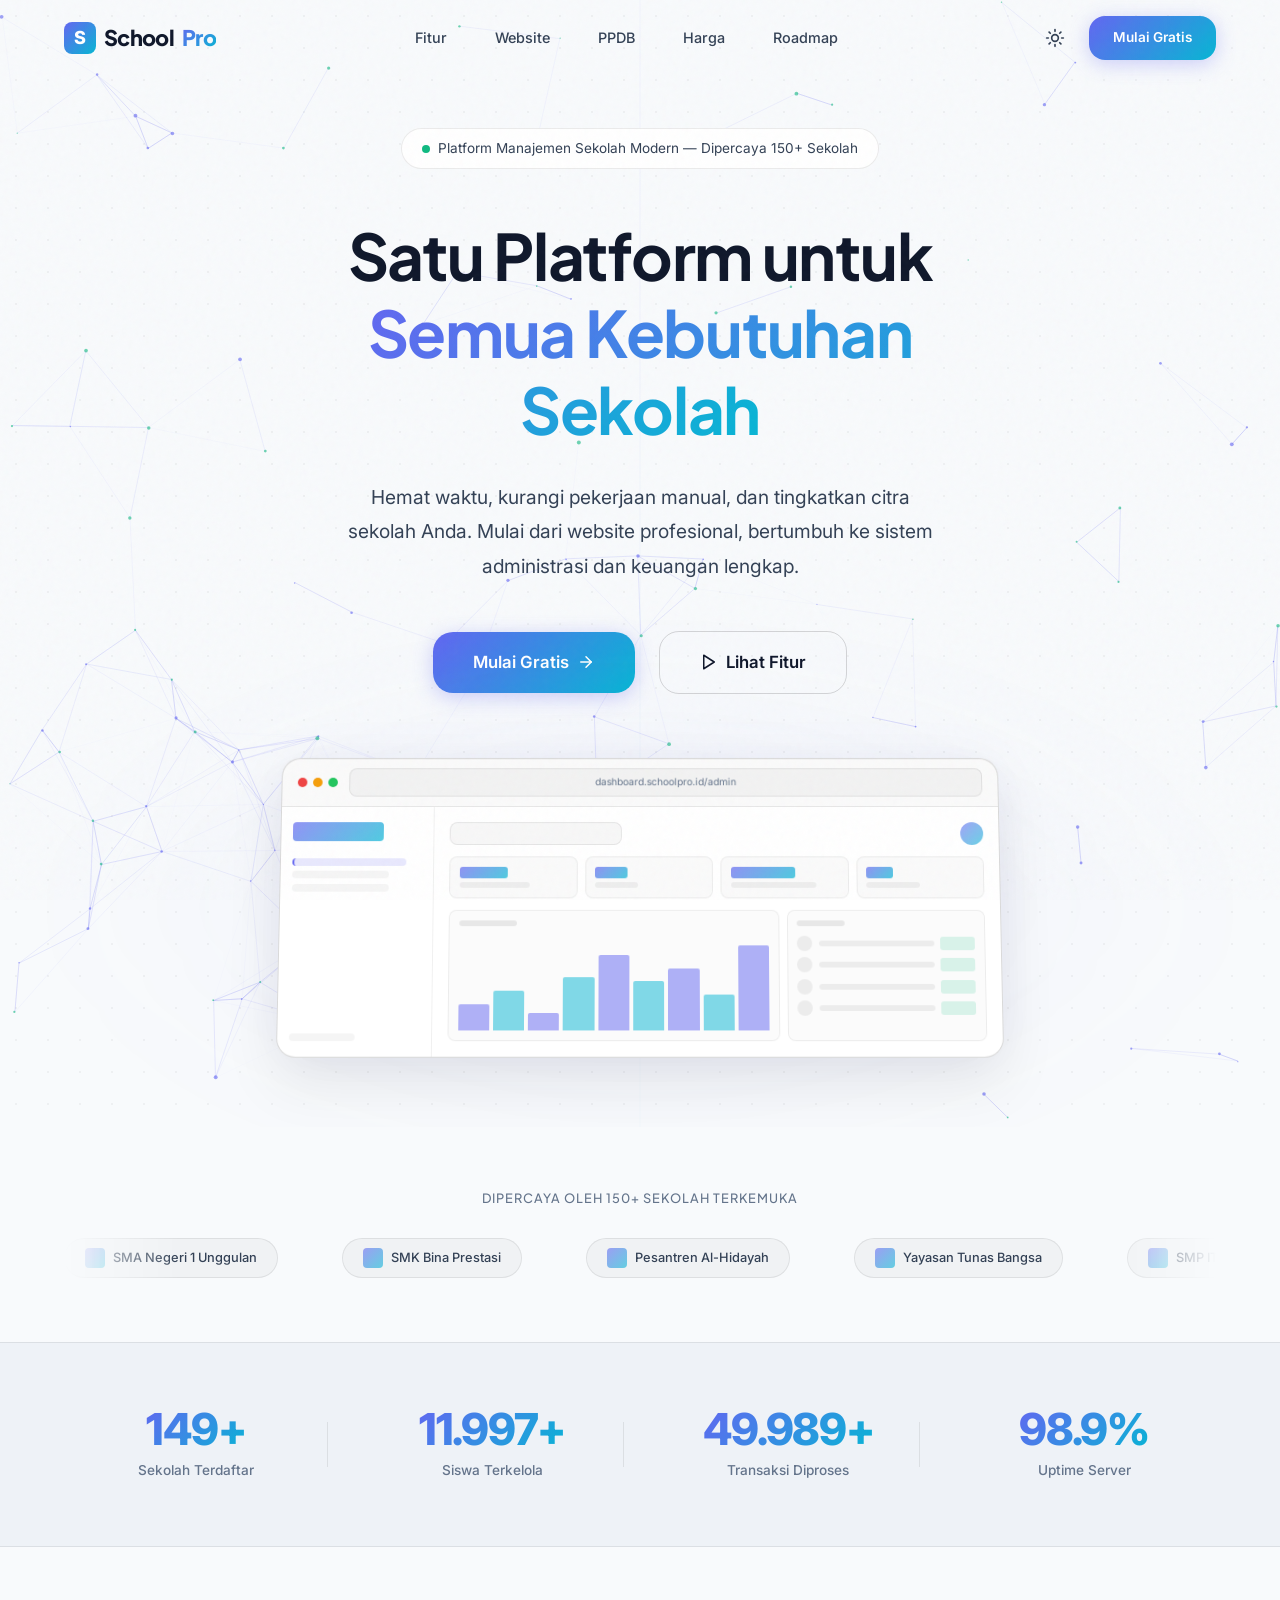
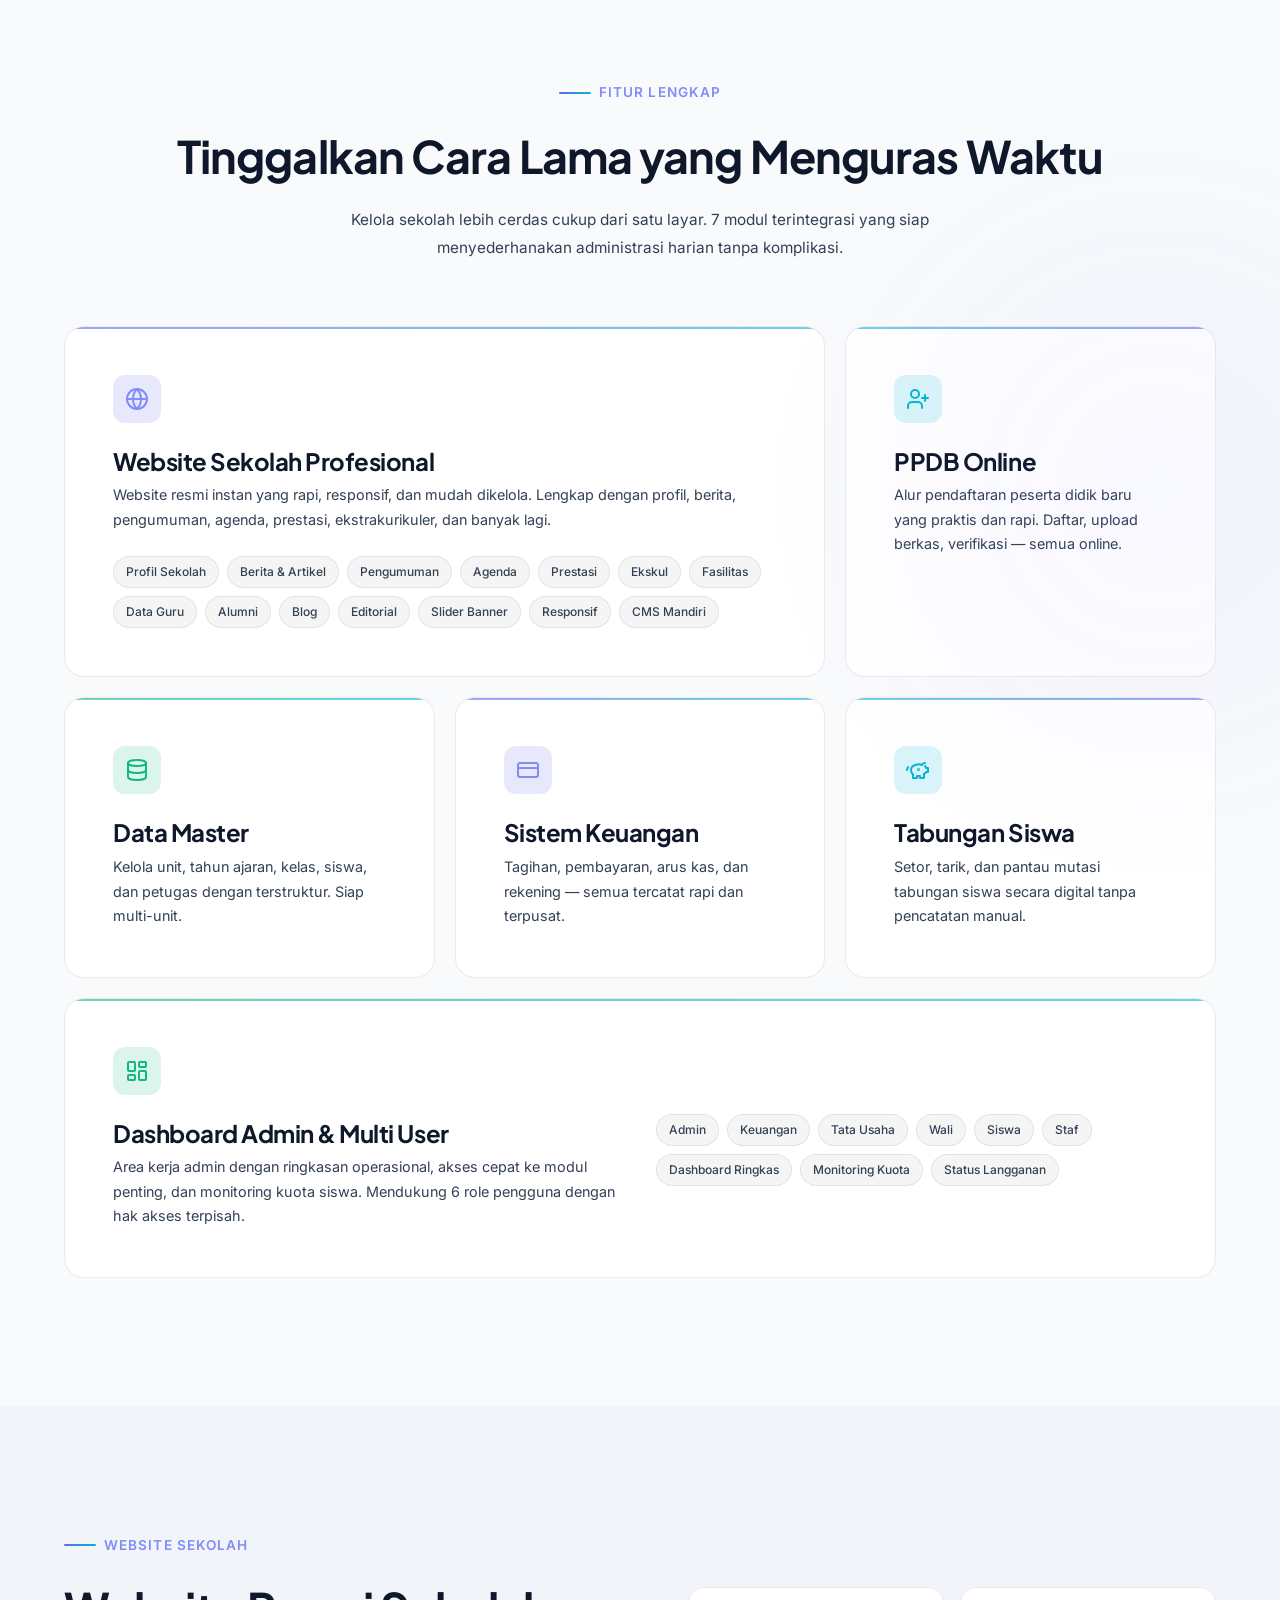
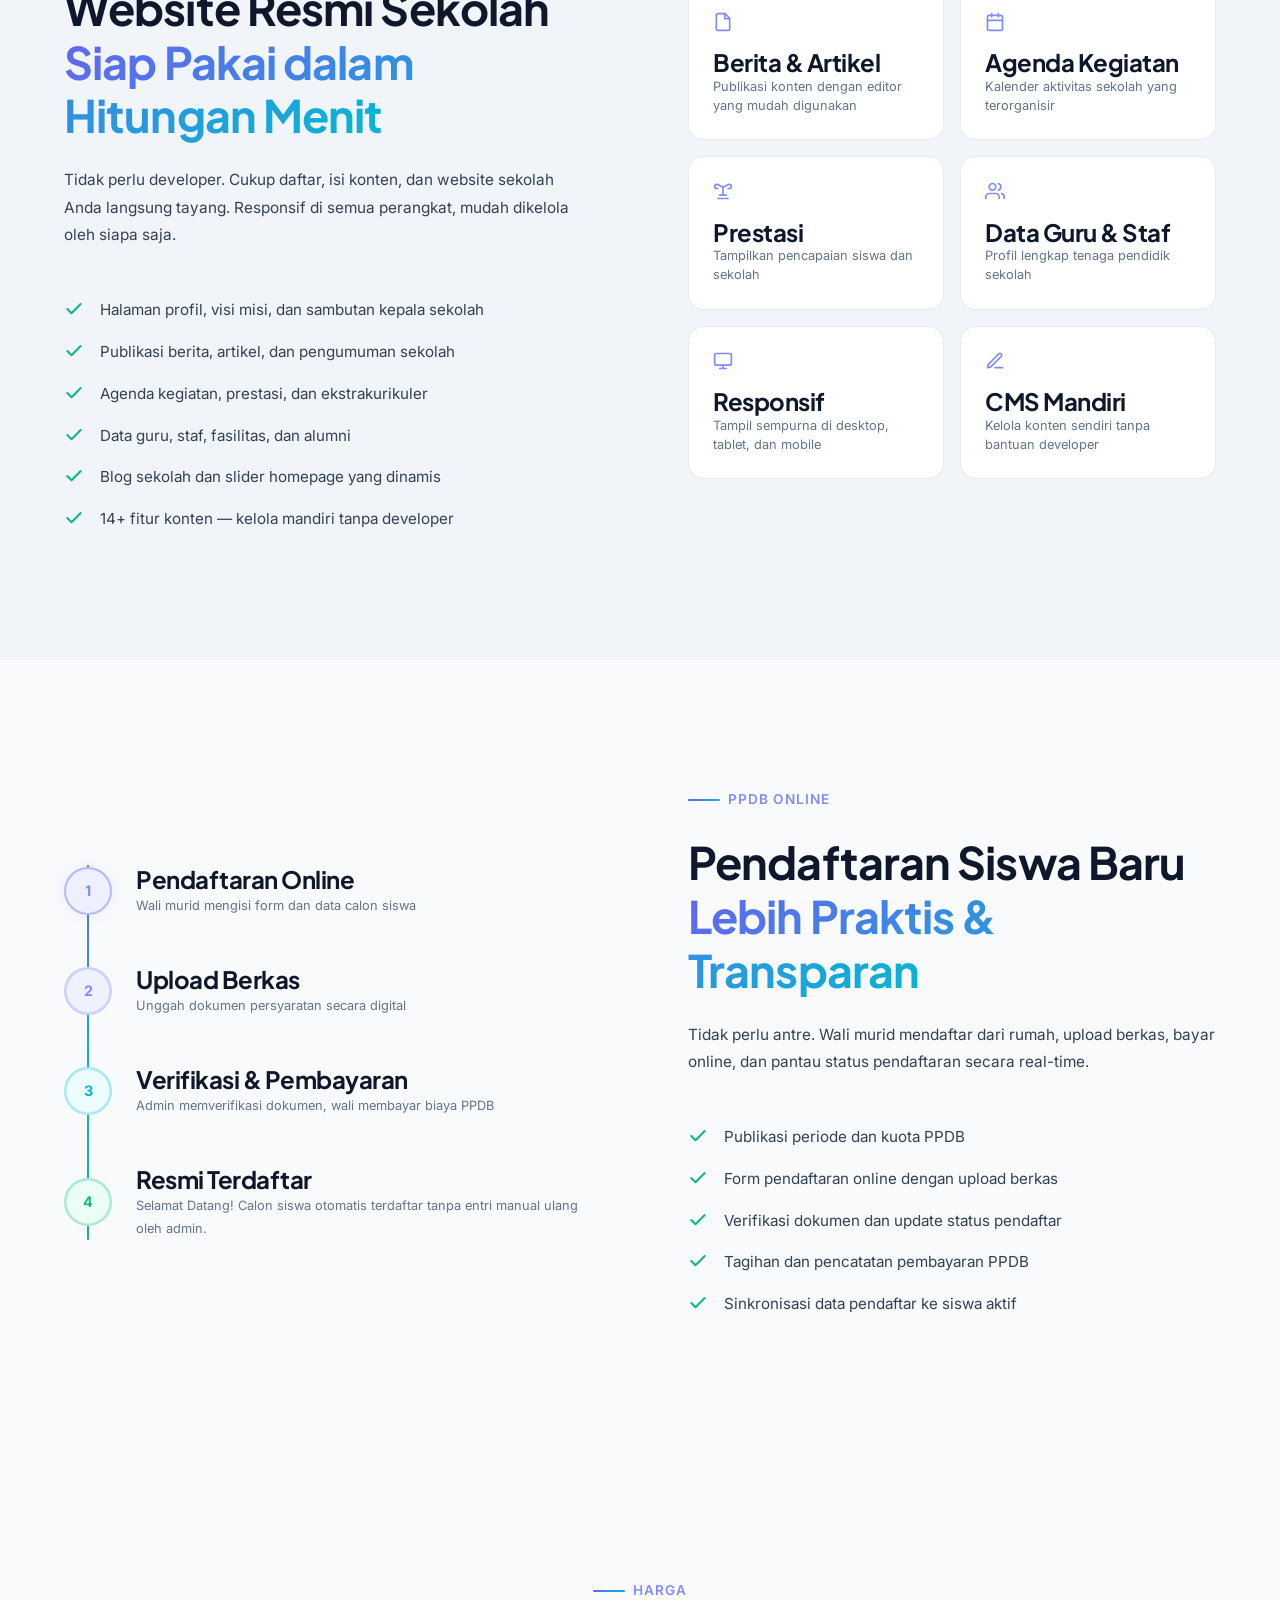
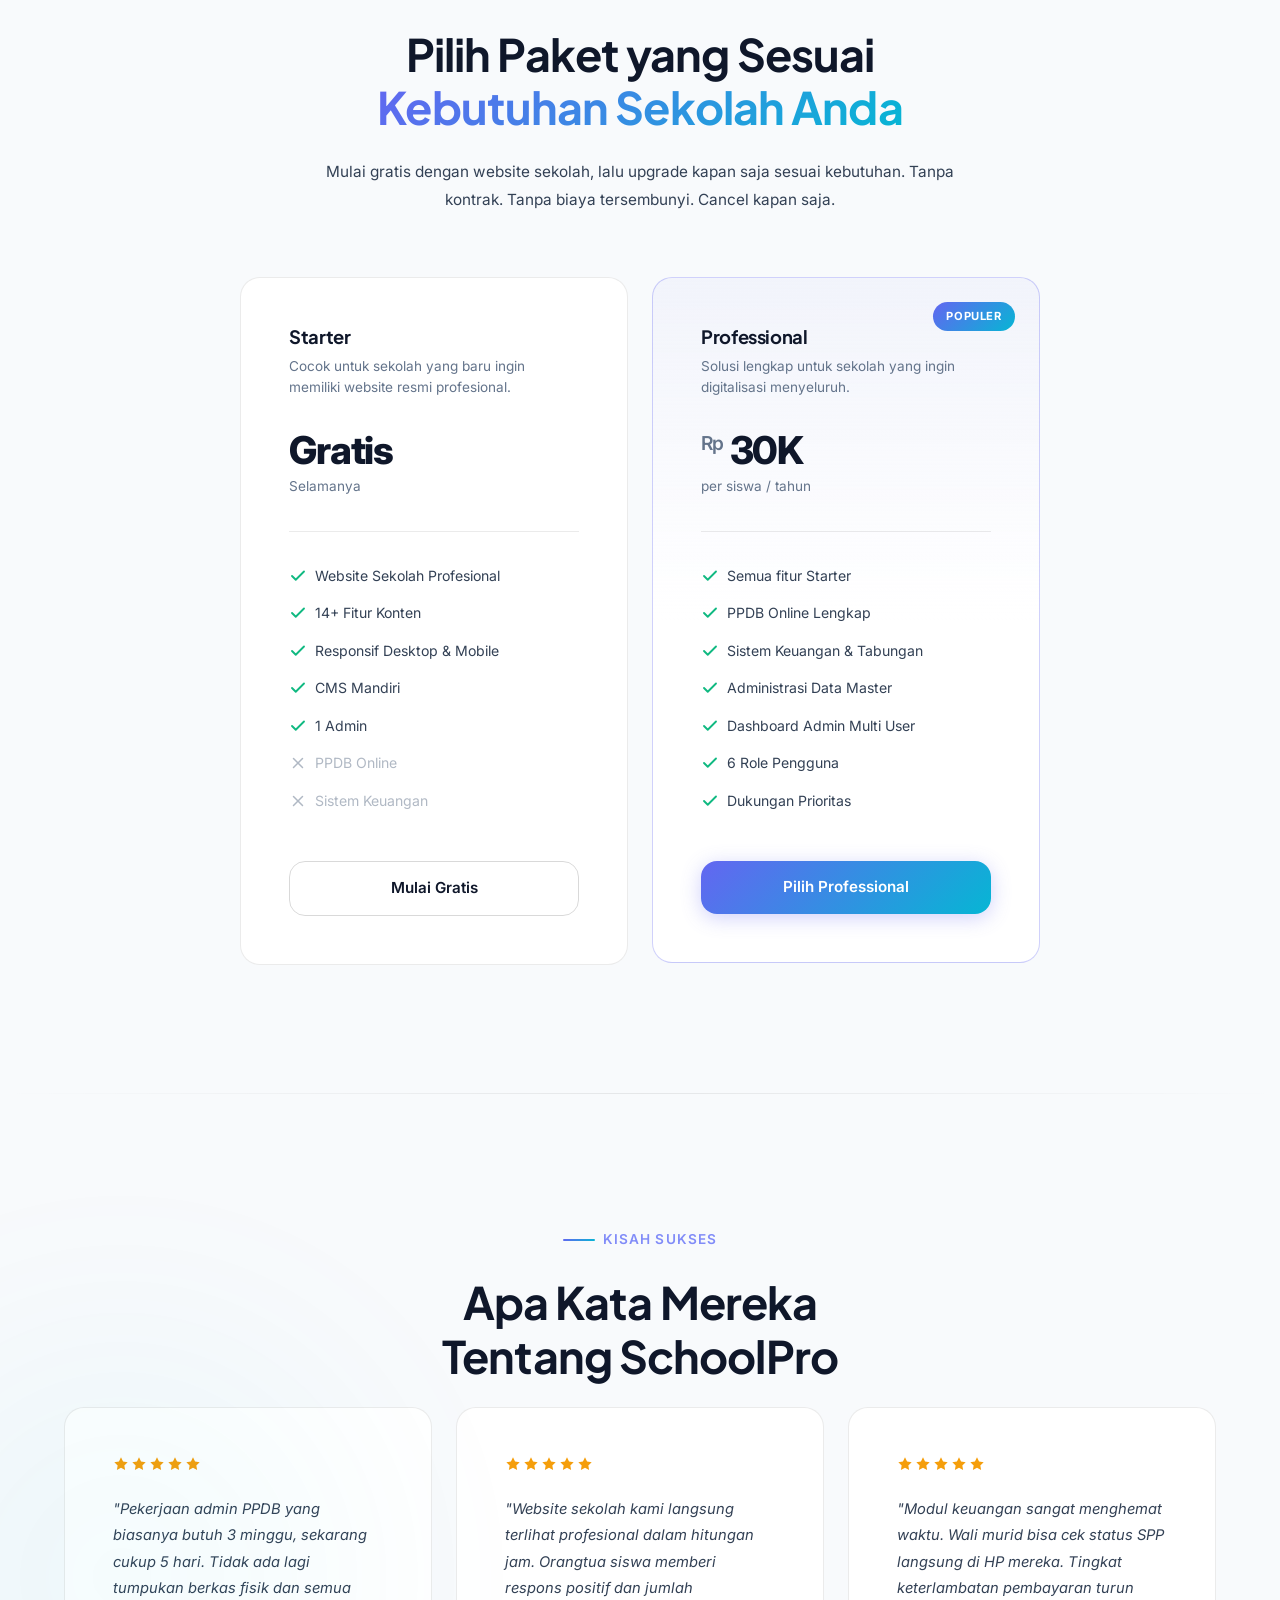
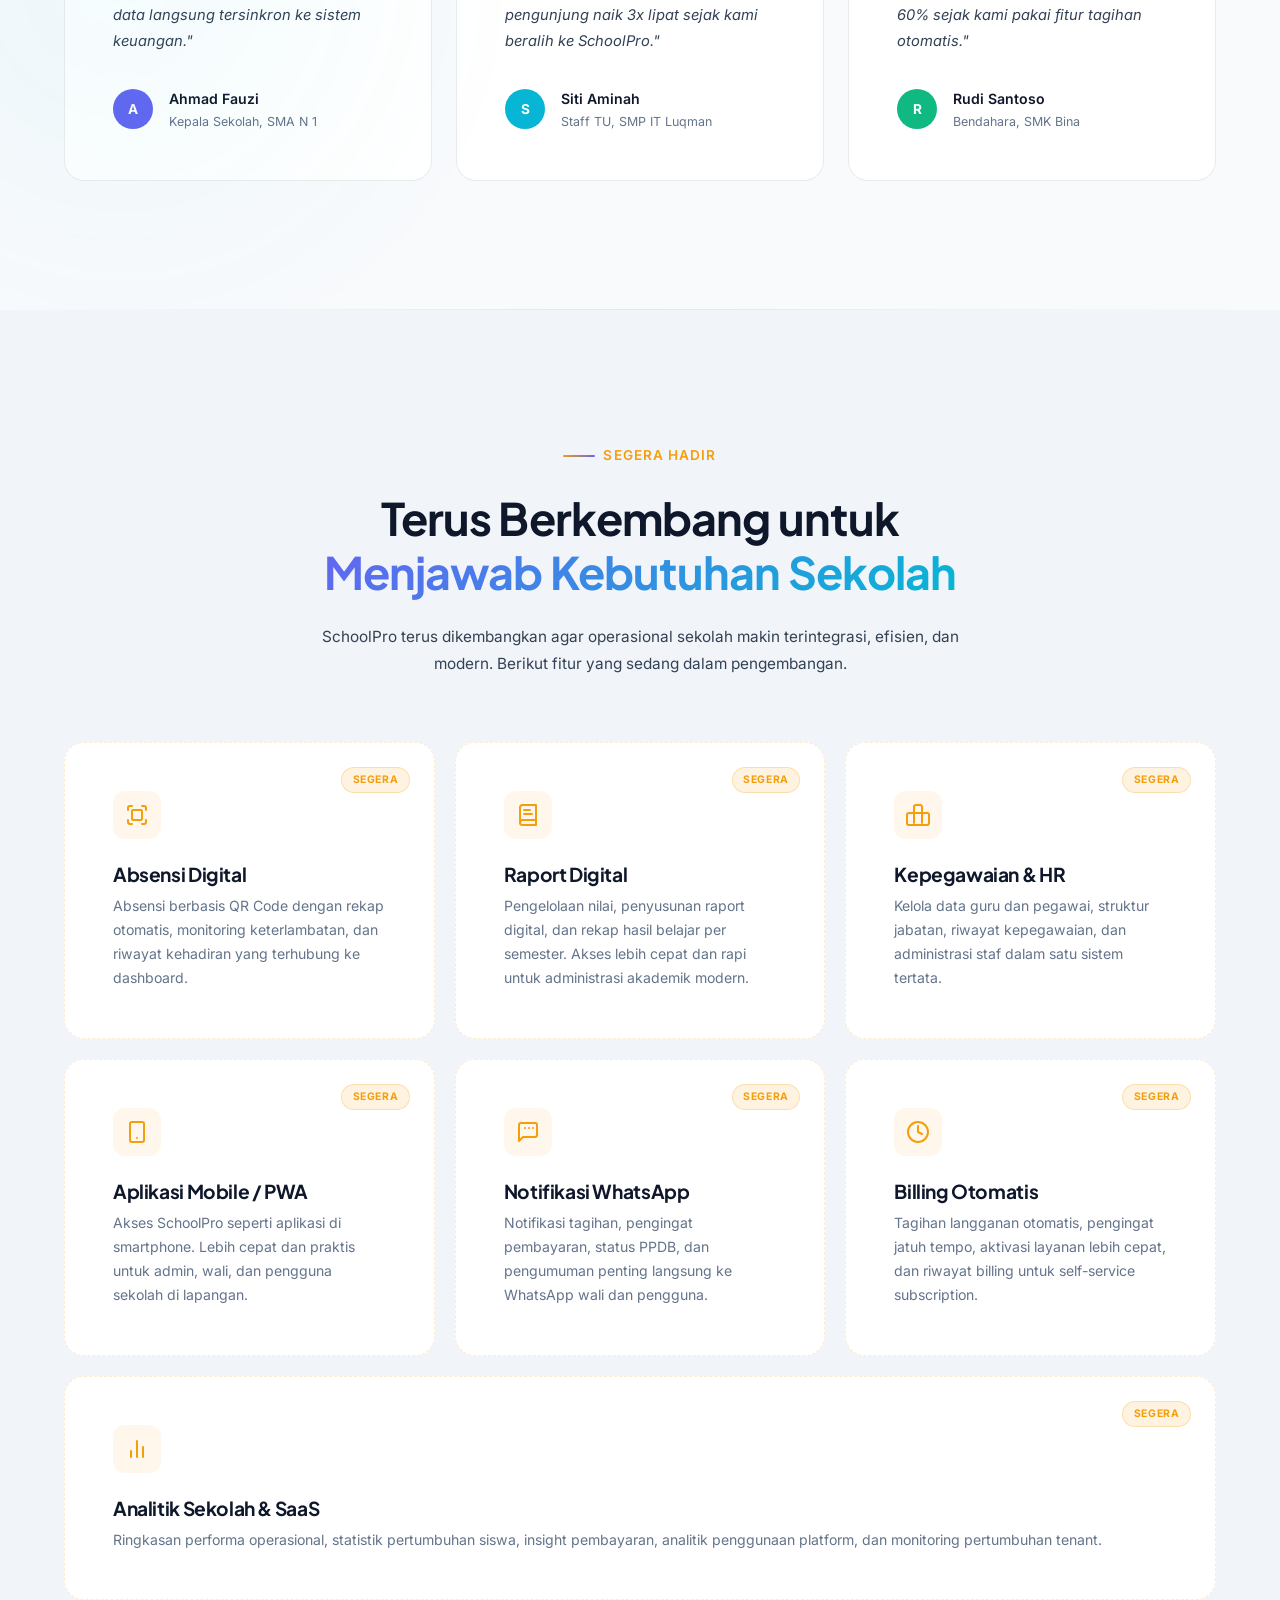
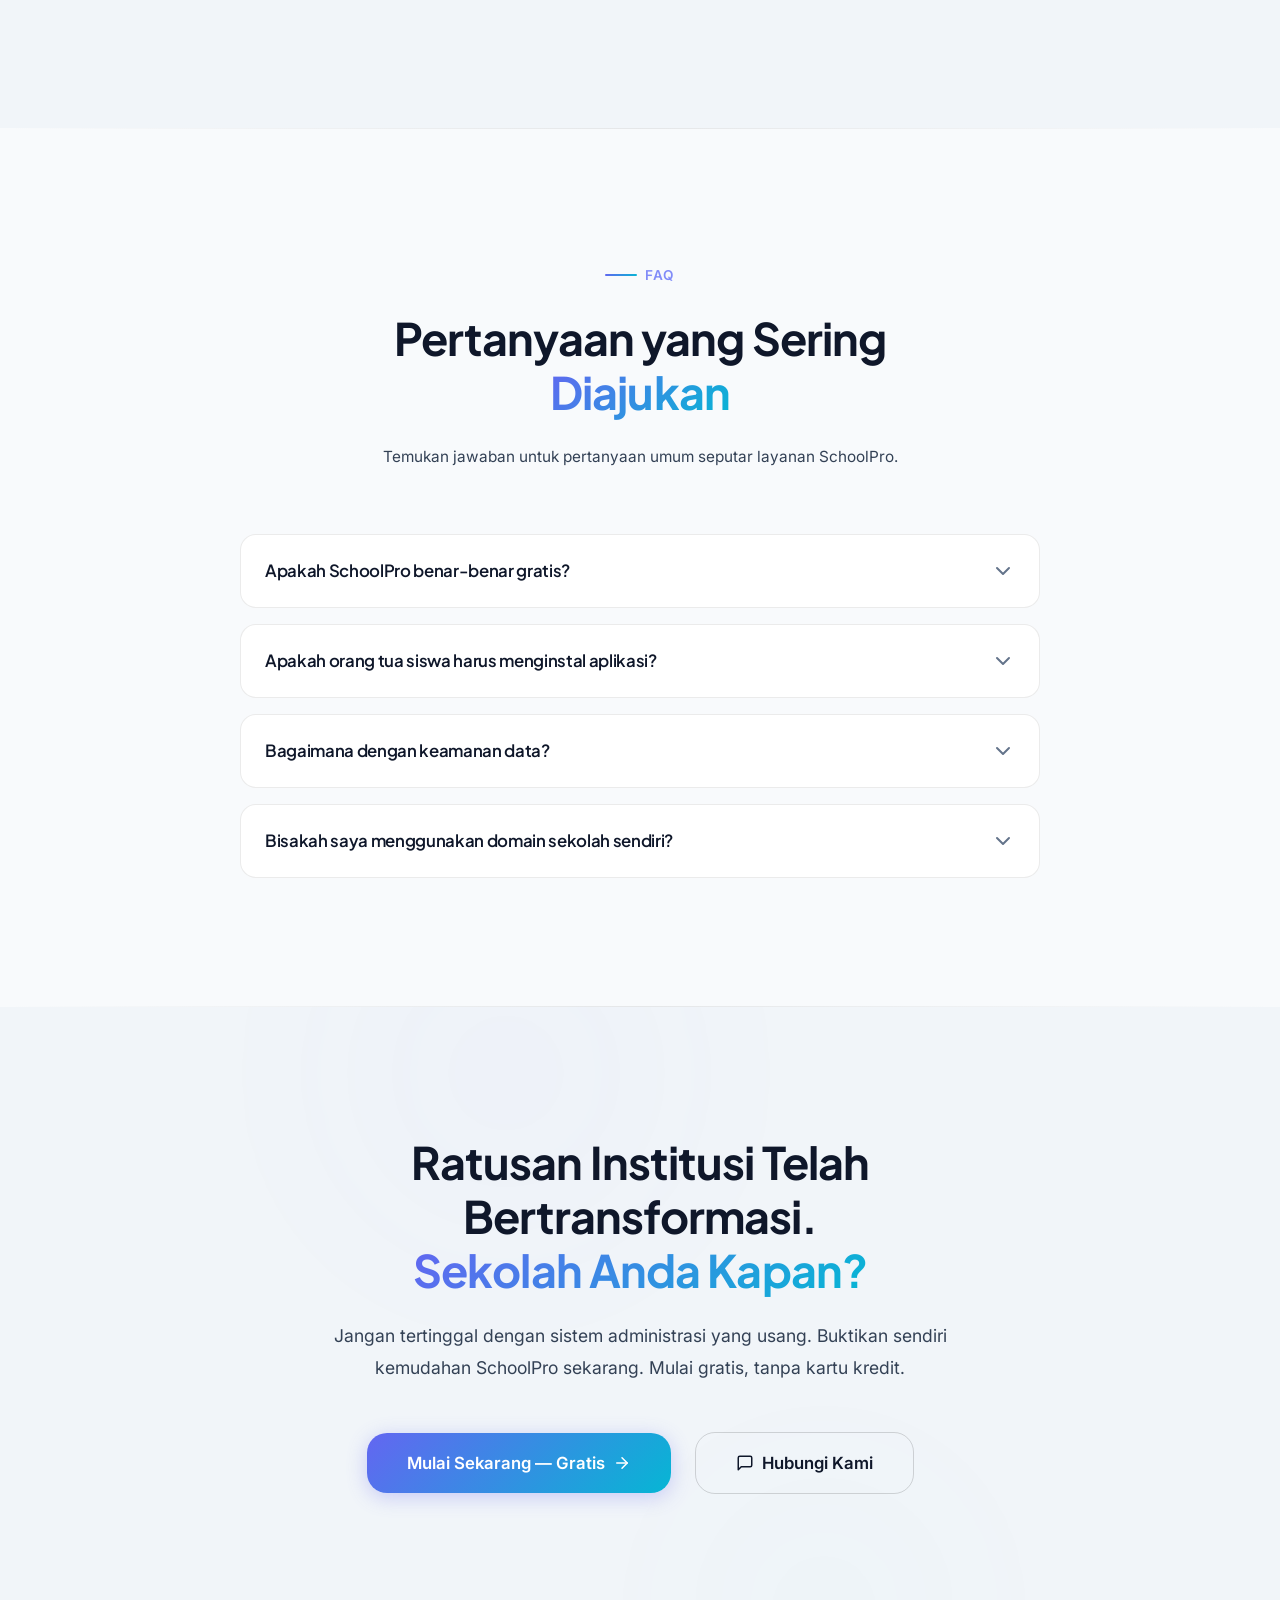
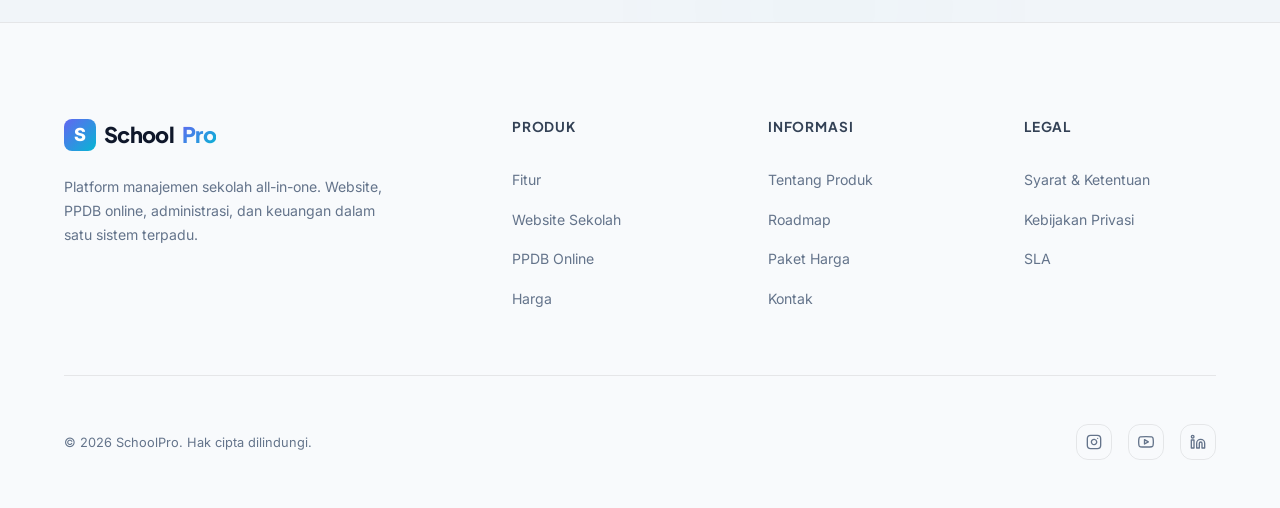
<file: index.html>
<!DOCTYPE html>
<html lang="id">
<head>
  <meta charset="UTF-8">
  <meta name="viewport" content="width=device-width, initial-scale=1.0">

  <!-- SEO Meta Tags -->
  <title>SchoolPro — Platform Manajemen Sekolah All-in-One | Website, PPDB, Keuangan</title>
  <meta name="description" content="SchoolPro adalah platform manajemen sekolah berbasis web yang menggabungkan website sekolah, PPDB online, administrasi akademik, dan keuangan dalam satu sistem terpadu. Mulai gratis!">
  <meta name="keywords" content="sistem informasi sekolah, website sekolah, PPDB online, manajemen sekolah, aplikasi sekolah, keuangan sekolah, tabungan siswa, administrasi sekolah">
  <meta name="author" content="SchoolPro">
  <meta name="robots" content="index, follow">
  <link rel="canonical" href="https://schoolpro.id/">

  <!-- Open Graph -->
  <meta property="og:type" content="website">
  <meta property="og:title" content="SchoolPro — Platform Manajemen Sekolah All-in-One">
  <meta property="og:description" content="Gabungkan website sekolah, PPDB online, administrasi, dan keuangan dalam satu platform terpadu.">
  <meta property="og:url" content="https://schoolpro.id/">
  <meta property="og:site_name" content="SchoolPro">
  <meta property="og:locale" content="id_ID">

  <!-- Twitter Card -->
  <meta name="twitter:card" content="summary_large_image">
  <meta name="twitter:title" content="SchoolPro — Platform Manajemen Sekolah All-in-One">
  <meta name="twitter:description" content="Gabungkan website sekolah, PPDB online, administrasi, dan keuangan dalam satu platform terpadu.">

  <!-- OG & Twitter Image -->
  <meta property="og:image" content="https://schoolpro.id/og-image.jpg">
  <meta property="og:image:width" content="1200">
  <meta property="og:image:height" content="630">
  <meta name="twitter:image" content="https://schoolpro.id/og-image.jpg">

  <!-- Favicon -->
  <link rel="icon" type="image/svg+xml" href="favicon.svg">

  <!-- Google Fonts: Inter & Plus Jakarta Sans -->
  <link rel="preconnect" href="https://fonts.googleapis.com">
  <link rel="preconnect" href="https://fonts.gstatic.com" crossorigin>
  <link href="https://fonts.googleapis.com/css2?family=Inter:wght@400;500;600;700;800;900&family=Plus+Jakarta+Sans:wght@500;600;700;800;900&display=swap" rel="stylesheet">

  <!-- Stylesheet -->
  <link rel="stylesheet" href="css/style.css">

  <!-- Schema.org JSON-LD -->
  <script type="application/ld+json">
  [
    {
      "@context": "https://schema.org",
      "@type": "SoftwareApplication",
      "name": "SchoolPro",
      "description": "Platform manajemen sekolah berbasis web yang menggabungkan website sekolah, PPDB online, administrasi akademik, dan keuangan dalam satu sistem terpadu.",
      "applicationCategory": "EducationalApplication",
      "operatingSystem": "Web",
      "offers": {
        "@type": "Offer",
        "price": "0",
        "priceCurrency": "IDR",
        "description": "Paket Starter gratis"
      },
      "author": {
        "@type": "Organization",
        "name": "SchoolPro",
        "url": "https://schoolpro.id/"
      }
    },
    {
      "@context": "https://schema.org",
      "@type": "Organization",
      "name": "SchoolPro",
      "url": "https://schoolpro.id/",
      "logo": "https://schoolpro.id/favicon.svg",
      "sameAs": [
        "https://www.instagram.com/#",
        "https://www.youtube.com/#",
        "https://www.linkedin.com/company/#"
      ]
    },
    {
      "@context": "https://schema.org",
      "@type": "FAQPage",
      "mainEntity": [
        {
          "@type": "Question",
          "name": "Apakah SchoolPro benar-benar gratis?",
          "acceptedAnswer": {
            "@type": "Answer",
            "text": "Ya, kami menyediakan paket Starter yang 100% gratis selamanya untuk fitur Website Sekolah Profesional. Anda bisa melakukan upgrade ke paket Professional dan Premium kapan saja sesuai kebutuhan."
          }
        },
        {
          "@type": "Question",
          "name": "Apakah orang tua siswa harus menginstal aplikasi?",
          "acceptedAnswer": {
            "@type": "Answer",
            "text": "Tidak perlu. SchoolPro berbasis web dan sangat responsif. Orang tua dapat mengakses portal wali, melihat info PPDB, dan memantau status pembayaran melalui browser di HP tanpa perlu instalasi aplikasi."
          }
        },
        {
          "@type": "Question",
          "name": "Bagaimana dengan keamanan data?",
          "acceptedAnswer": {
            "@type": "Answer",
            "text": "Kami menggunakan infrastruktur server berstandar tinggi dengan enkripsi data (SSL) dan backup otomatis harian. Privasi dan keamanan data sekolah, guru, serta siswa adalah prioritas utama kami."
          }
        },
        {
          "@type": "Question",
          "name": "Bisakah saya menggunakan domain sekolah sendiri?",
          "acceptedAnswer": {
            "@type": "Answer",
            "text": "Tentu saja. Anda bisa memetakan domain sekolah Anda sendiri (contoh: www.sekolahanda.sch.id) baik pada paket Starter maupun Professional."
          }
        }
      ]
    }
  ]
  </script>

  <!-- Google Analytics Placeholder (G-XXXXXXXXXX) -->
  <script async src="https://www.googletagmanager.com/gtag/js?id=G-XXXXXXXXXX"></script>
  <script>
    window.dataLayer = window.dataLayer || [];
    function gtag(){dataLayer.push(arguments);}
    gtag('js', new Date());
    gtag('config', 'G-XXXXXXXXXX');
  </script>
</head>
<body>
  <a href="#hero" class="skip-to-content">Langsung ke Konten</a>
  <div class="scroll-progress" id="scroll-progress" aria-hidden="true"></div>

  <!-- ========================
       Mobile Overlay
       ======================== -->
  <div class="mobile-overlay" id="mobile-overlay"></div>

  <!-- ========================
       Navigation
       ======================== -->
  <header class="navbar" id="navbar">
    <div class="container">
      <a href="#" class="navbar-brand" aria-label="SchoolPro Home">
        <svg viewBox="0 0 32 32" fill="none" xmlns="http://www.w3.org/2000/svg" width="32" height="32">
          <defs><linearGradient id="brand-grad" x1="0%" y1="0%" x2="100%" y2="100%"><stop offset="0%" stop-color="#6366f1"/><stop offset="100%" stop-color="#06b6d4"/></linearGradient></defs>
          <rect width="32" height="32" rx="8" fill="url(#brand-grad)"/>
          <text x="16" y="22" text-anchor="middle" font-family="Inter,sans-serif" font-weight="800" font-size="18" fill="#fff">S</text>
        </svg>
        School<span>Pro</span>
      </a>

      <nav class="navbar-links" id="navbar-links" aria-label="Main Navigation">
        <a href="#fitur">Fitur</a>
        <a href="#website-sekolah">Website</a>
        <a href="#ppdb">PPDB</a>
        <a href="#harga">Harga</a>
        <a href="#roadmap">Roadmap</a>
      </nav>

      <div class="navbar-cta">
        <button class="theme-toggle" id="theme-toggle" aria-label="Toggle Theme">
          <svg class="icon-sun" xmlns="http://www.w3.org/2000/svg" width="20" height="20" viewBox="0 0 24 24" fill="none" stroke="currentColor" stroke-width="2" stroke-linecap="round" stroke-linejoin="round" style="display: none;"><circle cx="12" cy="12" r="4"/><path d="M12 2v2"/><path d="M12 20v2"/><path d="m4.93 4.93 1.41 1.41"/><path d="m17.66 17.66 1.41 1.41"/><path d="M2 12h2"/><path d="M20 12h2"/><path d="m6.34 17.66-1.41 1.41"/><path d="m19.07 4.93-1.41 1.41"/></svg>
          <svg class="icon-moon" xmlns="http://www.w3.org/2000/svg" width="20" height="20" viewBox="0 0 24 24" fill="none" stroke="currentColor" stroke-width="2" stroke-linecap="round" stroke-linejoin="round"><path d="M12 3a6 6 0 0 0 9 9 9 9 0 1 1-9-9Z"/></svg>
        </button>
        <a href="#harga" class="btn btn-primary btn-sm">Mulai Gratis</a>
        <button class="navbar-toggle" id="navbar-toggle" aria-label="Toggle Menu" aria-expanded="false">
          <span></span>
          <span></span>
          <span></span>
        </button>
      </div>
    </div>
  </header>

  <main>
    <!-- ========================
         Hero Section
         ======================== -->
    <section class="hero" id="hero">
      <!-- Dynamic Constellation Canvas -->
      <canvas id="hero-canvas"></canvas>
      <div class="hero-grid" aria-hidden="true"></div>
      <div class="hero-line" aria-hidden="true"></div>

      <div class="hero-content">
        <div class="hero-badge">
          <span class="badge-dot" aria-hidden="true"></span>
          Platform Manajemen Sekolah Modern — Dipercaya 150+ Sekolah
        </div>

        <h1>
          Satu Platform untuk<br>
          <span class="gradient-text">Semua Kebutuhan Sekolah</span>
        </h1>

        <p class="hero-description">
          Hemat waktu, kurangi pekerjaan manual, dan tingkatkan citra sekolah Anda.
          Mulai dari website profesional, bertumbuh ke sistem administrasi dan keuangan lengkap.
        </p>

        <div class="hero-actions">
          <a href="#harga" class="btn btn-primary btn-lg btn-shimmer" id="cta-hero-primary">
            Mulai Gratis
            <svg xmlns="http://www.w3.org/2000/svg" width="18" height="18" viewBox="0 0 24 24" fill="none" stroke="currentColor" stroke-width="2" stroke-linecap="round" stroke-linejoin="round"><path d="M5 12h14"/><path d="m12 5 7 7-7 7"/></svg>
          </a>
          <a href="#fitur" class="btn btn-outline btn-lg" id="cta-hero-demo">
            <svg xmlns="http://www.w3.org/2000/svg" width="18" height="18" viewBox="0 0 24 24" fill="none" stroke="currentColor" stroke-width="2" stroke-linecap="round" stroke-linejoin="round"><polygon points="5 3 19 12 5 21 5 3"/></svg>
            Lihat Fitur
          </a>
        </div>

        <!-- NEW: CSS Dashboard Mockup in Hero -->
        <div class="hero-mockup" aria-hidden="true">
          <div class="hero-mockup-glow"></div>
          <div class="mockup-frame">
            <div class="mockup-chrome">
              <div class="mockup-dots">
                <span></span><span></span><span></span>
              </div>
              <div class="mockup-url">dashboard.schoolpro.id/admin</div>
            </div>
            <div class="mockup-body">
              <div class="mockup-sidebar">
                <div class="mockup-sidebar-brand"></div>
                <div class="mockup-sidebar-item active"></div>
                <div class="mockup-sidebar-item"></div>
                <div class="mockup-sidebar-item"></div>
                <div class="mockup-sidebar-item mockup-sidebar-bottom"></div>
              </div>
              <div class="mockup-main">
                <div class="mockup-topbar">
                  <div class="mockup-search"></div>
                  <div class="mockup-avatar"></div>
                </div>
                <div class="mockup-cards">
                  <div class="mockup-card">
                    <div class="mockup-card-value"></div>
                    <div class="mockup-card-label"></div>
                  </div>
                  <div class="mockup-card">
                    <div class="mockup-card-value" style="width:30%"></div>
                    <div class="mockup-card-label" style="width:40%"></div>
                  </div>
                  <div class="mockup-card">
                    <div class="mockup-card-value" style="width:60%"></div>
                    <div class="mockup-card-label" style="width:80%"></div>
                  </div>
                  <div class="mockup-card">
                    <div class="mockup-card-value" style="width:25%"></div>
                    <div class="mockup-card-label" style="width:50%"></div>
                  </div>
                </div>
                <div class="mockup-grid">
                  <div class="mockup-chart">
                    <div class="mockup-chart-title"></div>
                    <div class="mockup-chart-bars">
                      <div class="mockup-bar" style="height:30%"></div>
                      <div class="mockup-bar" style="height:45%"></div>
                      <div class="mockup-bar" style="height:20%"></div>
                      <div class="mockup-bar" style="height:60%"></div>
                      <div class="mockup-bar" style="height:85%"></div>
                      <div class="mockup-bar" style="height:55%"></div>
                      <div class="mockup-bar" style="height:70%"></div>
                      <div class="mockup-bar" style="height:40%"></div>
                      <div class="mockup-bar" style="height:95%"></div>
                    </div>
                  </div>
                  <div class="mockup-table">
                    <div class="mockup-table-title"></div>
                    <div class="mockup-table-row">
                      <div class="mockup-table-dot"></div><div class="mockup-table-line" style="width: 60%"></div><div class="mockup-table-tag"></div>
                    </div>
                    <div class="mockup-table-row">
                      <div class="mockup-table-dot"></div><div class="mockup-table-line" style="width: 45%"></div><div class="mockup-table-tag"></div>
                    </div>
                    <div class="mockup-table-row">
                      <div class="mockup-table-dot"></div><div class="mockup-table-line" style="width: 75%"></div><div class="mockup-table-tag"></div>
                    </div>
                    <div class="mockup-table-row">
                      <div class="mockup-table-dot"></div><div class="mockup-table-line" style="width: 30%"></div><div class="mockup-table-tag"></div>
                    </div>
                  </div>
                </div>
              </div>
            </div>
          </div>
        </div>

      </div>
    </section>

    <!-- ========================
         Trusted By Marquee
         ======================== -->
    <section class="trusted-by" aria-label="Partner Sekolah">
      <div class="container">
        <h3 class="trusted-by-label">Dipercaya oleh 150+ Sekolah Terkemuka</h3>
        <div class="marquee-wrapper">
          <div class="marquee-track">
            <!-- First set -->
            <div class="marquee-item"><div class="marquee-icon"></div> SMA Negeri 1 Unggulan</div>
            <div class="marquee-item"><div class="marquee-icon"></div> SMK Bina Prestasi</div>
            <div class="marquee-item"><div class="marquee-icon"></div> Pesantren Al-Hidayah</div>
            <div class="marquee-item"><div class="marquee-icon"></div> Yayasan Tunas Bangsa</div>
            <div class="marquee-item"><div class="marquee-icon"></div> SMP IT Luqman Hakim</div>
            <div class="marquee-item"><div class="marquee-icon"></div> SD Global Islamic School</div>
            <div class="marquee-item"><div class="marquee-icon"></div> MAN Insan Cendekia</div>
            
            <!-- Duplicated set for infinite scroll -->
            <div class="marquee-item"><div class="marquee-icon"></div> SMA Negeri 1 Unggulan</div>
            <div class="marquee-item"><div class="marquee-icon"></div> SMK Bina Prestasi</div>
            <div class="marquee-item"><div class="marquee-icon"></div> Pesantren Al-Hidayah</div>
            <div class="marquee-item"><div class="marquee-icon"></div> Yayasan Tunas Bangsa</div>
            <div class="marquee-item"><div class="marquee-icon"></div> SMP IT Luqman Hakim</div>
            <div class="marquee-item"><div class="marquee-icon"></div> SD Global Islamic School</div>
            <div class="marquee-item"><div class="marquee-icon"></div> MAN Insan Cendekia</div>
          </div>
        </div>
      </div>
    </section>

    <!-- ========================
         Stats Bar
         ======================== -->
    <section class="stats" id="stats" aria-label="Statistik SchoolPro">
      <div class="container">
        <div class="stat-item reveal">
          <div class="stat-number"><span class="accent" data-count="150" data-suffix="+">0</span></div>
          <div class="stat-label">Sekolah Terdaftar</div>
        </div>
        <div class="stat-item reveal">
          <div class="stat-number"><span class="accent" data-count="12000" data-suffix="+">0</span></div>
          <div class="stat-label">Siswa Terkelola</div>
        </div>
        <div class="stat-item reveal">
          <div class="stat-number"><span class="accent" data-count="50000" data-suffix="+">0</span></div>
          <div class="stat-label">Transaksi Diproses</div>
        </div>
        <div class="stat-item reveal">
          <div class="stat-number"><span class="accent" data-count="99" data-suffix=".9%">0</span></div>
          <div class="stat-label">Uptime Server</div>
        </div>
      </div>
    </section>

    <!-- ========================
         Features Bento Grid
         ======================== -->
    <section class="features section section-glow section-glow--indigo" id="fitur" aria-labelledby="features-heading">
      <div class="container">
        <div class="text-center">
          <div class="section-label reveal">Fitur Lengkap</div>
          <h2 class="section-heading reveal" id="features-heading">Tinggalkan Cara Lama yang Menguras Waktu</h2>
          <p class="section-description reveal">
            Kelola sekolah lebih cerdas cukup dari satu layar. 7 modul terintegrasi yang siap menyederhanakan administrasi harian tanpa komplikasi.
          </p>
        </div>

        <div class="bento-grid reveal-stagger reveal">

          <!-- Card 1: Website Sekolah (Large) -->
          <article class="bento-card bento-card--large bento-card--indigo bento-card--accent-top">
            <div class="card-accent-line card-accent-line--indigo"></div>
            <div class="bento-card-icon bento-card-icon--indigo">
              <svg xmlns="http://www.w3.org/2000/svg" viewBox="0 0 24 24" fill="none" stroke="currentColor" stroke-width="2" stroke-linecap="round" stroke-linejoin="round"><circle cx="12" cy="12" r="10"/><path d="M12 2a14.5 14.5 0 0 0 0 20 14.5 14.5 0 0 0 0-20"/><path d="M2 12h20"/></svg>
            </div>
            <h3>Website Sekolah Profesional</h3>
            <p>Website resmi instan yang rapi, responsif, dan mudah dikelola. Lengkap dengan profil, berita, pengumuman, agenda, prestasi, ekstrakurikuler, dan banyak lagi.</p>
            <div class="bento-card-features">
              <span class="tag">Profil Sekolah</span>
              <span class="tag">Berita & Artikel</span>
              <span class="tag">Pengumuman</span>
              <span class="tag">Agenda</span>
              <span class="tag">Prestasi</span>
              <span class="tag">Ekskul</span>
              <span class="tag">Fasilitas</span>
              <span class="tag">Data Guru</span>
              <span class="tag">Alumni</span>
              <span class="tag">Blog</span>
              <span class="tag">Editorial</span>
              <span class="tag">Slider Banner</span>
              <span class="tag">Responsif</span>
              <span class="tag">CMS Mandiri</span>
            </div>
          </article>

          <!-- Card 2: PPDB Online -->
          <article class="bento-card bento-card--cyan bento-card--accent-top">
            <div class="card-accent-line card-accent-line--cyan"></div>
            <div class="bento-card-icon bento-card-icon--cyan">
              <svg xmlns="http://www.w3.org/2000/svg" viewBox="0 0 24 24" fill="none" stroke="currentColor" stroke-width="2" stroke-linecap="round" stroke-linejoin="round"><path d="M16 21v-2a4 4 0 0 0-4-4H6a4 4 0 0 0-4 4v2"/><circle cx="9" cy="7" r="4"/><line x1="19" y1="8" x2="19" y2="14"/><line x1="22" y1="11" x2="16" y2="11"/></svg>
            </div>
            <h3>PPDB Online</h3>
            <p>Alur pendaftaran peserta didik baru yang praktis dan rapi. Daftar, upload berkas, verifikasi — semua online.</p>
          </article>

          <!-- Card 3: Data Master -->
          <article class="bento-card bento-card--emerald bento-card--accent-top">
            <div class="card-accent-line card-accent-line--emerald"></div>
            <div class="bento-card-icon bento-card-icon--emerald">
              <svg xmlns="http://www.w3.org/2000/svg" viewBox="0 0 24 24" fill="none" stroke="currentColor" stroke-width="2" stroke-linecap="round" stroke-linejoin="round"><ellipse cx="12" cy="5" rx="9" ry="3"/><path d="M3 5V19A9 3 0 0 0 21 19V5"/><path d="M3 12A9 3 0 0 0 21 12"/></svg>
            </div>
            <h3>Data Master</h3>
            <p>Kelola unit, tahun ajaran, kelas, siswa, dan petugas dengan terstruktur. Siap multi-unit.</p>
          </article>

          <!-- Card 4: Keuangan -->
          <article class="bento-card bento-card--indigo bento-card--accent-top">
            <div class="card-accent-line card-accent-line--indigo"></div>
            <div class="bento-card-icon bento-card-icon--indigo">
              <svg xmlns="http://www.w3.org/2000/svg" viewBox="0 0 24 24" fill="none" stroke="currentColor" stroke-width="2" stroke-linecap="round" stroke-linejoin="round"><rect width="20" height="14" x="2" y="5" rx="2"/><line x1="2" y1="10" x2="22" y2="10"/></svg>
            </div>
            <h3>Sistem Keuangan</h3>
            <p>Tagihan, pembayaran, arus kas, dan rekening — semua tercatat rapi dan terpusat.</p>
          </article>

          <!-- Card 5: Tabungan -->
          <article class="bento-card bento-card--cyan bento-card--accent-top">
            <div class="card-accent-line card-accent-line--cyan"></div>
            <div class="bento-card-icon bento-card-icon--cyan">
              <svg xmlns="http://www.w3.org/2000/svg" viewBox="0 0 24 24" fill="none" stroke="currentColor" stroke-width="2" stroke-linecap="round" stroke-linejoin="round"><path d="M19 5c-1.5 0-2.8 1.4-3 2-3.5-1.5-11-.3-11 5 0 1.8 0 3 2 4.5V20h4v-2h3v2h4v-4c1-.5 1.7-1 2-2h2v-4h-2c0-1-.5-1.5-1-2"/><path d="M2 9.1C1.5 10 1.2 11.1 1 12"/><circle cx="12.5" cy="11.5" r=".5"/></svg>
            </div>
            <h3>Tabungan Siswa</h3>
            <p>Setor, tarik, dan pantau mutasi tabungan siswa secara digital tanpa pencatatan manual.</p>
          </article>

          <!-- Card 6: Dashboard (Full Width) -->
          <article class="bento-card bento-card--full bento-card--emerald bento-card--accent-top">
            <div class="card-accent-line card-accent-line--emerald"></div>
            <div class="bento-card-row">
              <div>
                <div class="bento-card-icon bento-card-icon--emerald">
                  <svg xmlns="http://www.w3.org/2000/svg" viewBox="0 0 24 24" fill="none" stroke="currentColor" stroke-width="2" stroke-linecap="round" stroke-linejoin="round"><rect width="7" height="9" x="3" y="3" rx="1"/><rect width="7" height="5" x="14" y="3" rx="1"/><rect width="7" height="9" x="14" y="12" rx="1"/><rect width="7" height="5" x="3" y="16" rx="1"/></svg>
                </div>
                <h3>Dashboard Admin & Multi User</h3>
                <p>Area kerja admin dengan ringkasan operasional, akses cepat ke modul penting, dan monitoring kuota siswa. Mendukung 6 role pengguna dengan hak akses terpisah.</p>
              </div>
              <div class="bento-card-features">
                <span class="tag">Admin</span>
                <span class="tag">Keuangan</span>
                <span class="tag">Tata Usaha</span>
                <span class="tag">Wali</span>
                <span class="tag">Siswa</span>
                <span class="tag">Staf</span>
                <span class="tag">Dashboard Ringkas</span>
                <span class="tag">Monitoring Kuota</span>
                <span class="tag">Status Langganan</span>
              </div>
            </div>
          </article>

        </div>
      </div>
    </section>

    <!-- ========================
         Showcase: Website Sekolah
         ======================== -->
    <section class="showcase section" id="website-sekolah" aria-labelledby="showcase-website-heading">
      <div class="container">
        <div class="showcase-grid">
          <div class="showcase-content reveal-left">
            <div class="section-label">Website Sekolah</div>
            <h2 id="showcase-website-heading">Website Resmi Sekolah<br><span class="gradient-text">Siap Pakai dalam Hitungan Menit</span></h2>
            <p>Tidak perlu developer. Cukup daftar, isi konten, dan website sekolah Anda langsung tayang. Responsif di semua perangkat, mudah dikelola oleh siapa saja.</p>
            <ul class="showcase-list">
              <li>
                <svg xmlns="http://www.w3.org/2000/svg" viewBox="0 0 24 24" fill="none" stroke="currentColor" stroke-width="2.5" stroke-linecap="round" stroke-linejoin="round"><polyline points="20 6 9 17 4 12"/></svg>
                Halaman profil, visi misi, dan sambutan kepala sekolah
              </li>
              <li>
                <svg xmlns="http://www.w3.org/2000/svg" viewBox="0 0 24 24" fill="none" stroke="currentColor" stroke-width="2.5" stroke-linecap="round" stroke-linejoin="round"><polyline points="20 6 9 17 4 12"/></svg>
                Publikasi berita, artikel, dan pengumuman sekolah
              </li>
              <li>
                <svg xmlns="http://www.w3.org/2000/svg" viewBox="0 0 24 24" fill="none" stroke="currentColor" stroke-width="2.5" stroke-linecap="round" stroke-linejoin="round"><polyline points="20 6 9 17 4 12"/></svg>
                Agenda kegiatan, prestasi, dan ekstrakurikuler
              </li>
              <li>
                <svg xmlns="http://www.w3.org/2000/svg" viewBox="0 0 24 24" fill="none" stroke="currentColor" stroke-width="2.5" stroke-linecap="round" stroke-linejoin="round"><polyline points="20 6 9 17 4 12"/></svg>
                Data guru, staf, fasilitas, dan alumni
              </li>
              <li>
                <svg xmlns="http://www.w3.org/2000/svg" viewBox="0 0 24 24" fill="none" stroke="currentColor" stroke-width="2.5" stroke-linecap="round" stroke-linejoin="round"><polyline points="20 6 9 17 4 12"/></svg>
                Blog sekolah dan slider homepage yang dinamis
              </li>
              <li>
                <svg xmlns="http://www.w3.org/2000/svg" viewBox="0 0 24 24" fill="none" stroke="currentColor" stroke-width="2.5" stroke-linecap="round" stroke-linejoin="round"><polyline points="20 6 9 17 4 12"/></svg>
                14+ fitur konten — kelola mandiri tanpa developer
              </li>
            </ul>
          </div>

          <div class="showcase-visual reveal-right">
            <div class="showcase-feature-grid">
              <div class="feature-mini-card">
                <svg xmlns="http://www.w3.org/2000/svg" viewBox="0 0 24 24" fill="none" stroke="currentColor" stroke-width="2" stroke-linecap="round" stroke-linejoin="round"><path d="M14.5 2H6a2 2 0 0 0-2 2v16a2 2 0 0 0 2 2h12a2 2 0 0 0 2-2V7.5L14.5 2z"/><polyline points="14 2 14 8 20 8"/></svg>
                <h3>Berita & Artikel</h3>
                <p>Publikasi konten dengan editor yang mudah digunakan</p>
              </div>
              <div class="feature-mini-card">
                <svg xmlns="http://www.w3.org/2000/svg" viewBox="0 0 24 24" fill="none" stroke="currentColor" stroke-width="2" stroke-linecap="round" stroke-linejoin="round"><rect x="3" y="4" width="18" height="18" rx="2" ry="2"/><line x1="16" y1="2" x2="16" y2="6"/><line x1="8" y1="2" x2="8" y2="6"/><line x1="3" y1="10" x2="21" y2="10"/></svg>
                <h3>Agenda Kegiatan</h3>
                <p>Kalender aktivitas sekolah yang terorganisir</p>
              </div>
              <div class="feature-mini-card">
                <svg xmlns="http://www.w3.org/2000/svg" viewBox="0 0 24 24" fill="none" stroke="currentColor" stroke-width="2" stroke-linecap="round" stroke-linejoin="round"><path d="M6 9H4.5a2.5 2.5 0 0 1 0-5C7 4 9 7 12 7s5-3 7.5-3a2.5 2.5 0 0 1 0 5H18"/><path d="M12 7v10"/><path d="M8 17h8"/><path d="M6 21h12"/></svg>
                <h3>Prestasi</h3>
                <p>Tampilkan pencapaian siswa dan sekolah</p>
              </div>
              <div class="feature-mini-card">
                <svg xmlns="http://www.w3.org/2000/svg" viewBox="0 0 24 24" fill="none" stroke="currentColor" stroke-width="2" stroke-linecap="round" stroke-linejoin="round"><path d="M17 21v-2a4 4 0 0 0-4-4H5a4 4 0 0 0-4 4v2"/><circle cx="9" cy="7" r="4"/><path d="M23 21v-2a4 4 0 0 0-3-3.87"/><path d="M16 3.13a4 4 0 0 1 0 7.75"/></svg>
                <h3>Data Guru & Staf</h3>
                <p>Profil lengkap tenaga pendidik sekolah</p>
              </div>
              <div class="feature-mini-card">
                <svg xmlns="http://www.w3.org/2000/svg" viewBox="0 0 24 24" fill="none" stroke="currentColor" stroke-width="2" stroke-linecap="round" stroke-linejoin="round"><rect x="2" y="3" width="20" height="14" rx="2" ry="2"/><line x1="8" y1="21" x2="16" y2="21"/><line x1="12" y1="17" x2="12" y2="21"/></svg>
                <h3>Responsif</h3>
                <p>Tampil sempurna di desktop, tablet, dan mobile</p>
              </div>
              <div class="feature-mini-card">
                <svg xmlns="http://www.w3.org/2000/svg" viewBox="0 0 24 24" fill="none" stroke="currentColor" stroke-width="2" stroke-linecap="round" stroke-linejoin="round"><path d="M12 20h9"/><path d="M16.5 3.5a2.121 2.121 0 0 1 3 3L7 19l-4 1 1-4L16.5 3.5z"/></svg>
                <h3>CMS Mandiri</h3>
                <p>Kelola konten sendiri tanpa bantuan developer</p>
              </div>
            </div>
          </div>
        </div>
      </div>
    </section>

    <!-- ========================
         Showcase: PPDB Online
         ======================== -->
    <section class="showcase section" id="ppdb" aria-labelledby="showcase-ppdb-heading">
      <div class="container">
        <div class="showcase-grid showcase-grid--reverse">
          <div class="showcase-content reveal-right">
            <div class="section-label">PPDB Online</div>
            <h2 id="showcase-ppdb-heading">Pendaftaran Siswa Baru<br><span class="gradient-text">Lebih Praktis & Transparan</span></h2>
            <p>Tidak perlu antre. Wali murid mendaftar dari rumah, upload berkas, bayar online, dan pantau status pendaftaran secara real-time.</p>
            <ul class="showcase-list">
              <li>
                <svg xmlns="http://www.w3.org/2000/svg" viewBox="0 0 24 24" fill="none" stroke="currentColor" stroke-width="2.5" stroke-linecap="round" stroke-linejoin="round"><polyline points="20 6 9 17 4 12"/></svg>
                Publikasi periode dan kuota PPDB
              </li>
              <li>
                <svg xmlns="http://www.w3.org/2000/svg" viewBox="0 0 24 24" fill="none" stroke="currentColor" stroke-width="2.5" stroke-linecap="round" stroke-linejoin="round"><polyline points="20 6 9 17 4 12"/></svg>
                Form pendaftaran online dengan upload berkas
              </li>
              <li>
                <svg xmlns="http://www.w3.org/2000/svg" viewBox="0 0 24 24" fill="none" stroke="currentColor" stroke-width="2.5" stroke-linecap="round" stroke-linejoin="round"><polyline points="20 6 9 17 4 12"/></svg>
                Verifikasi dokumen dan update status pendaftar
              </li>
              <li>
                <svg xmlns="http://www.w3.org/2000/svg" viewBox="0 0 24 24" fill="none" stroke="currentColor" stroke-width="2.5" stroke-linecap="round" stroke-linejoin="round"><polyline points="20 6 9 17 4 12"/></svg>
                Tagihan dan pencatatan pembayaran PPDB
              </li>
              <li>
                <svg xmlns="http://www.w3.org/2000/svg" viewBox="0 0 24 24" fill="none" stroke="currentColor" stroke-width="2.5" stroke-linecap="round" stroke-linejoin="round"><polyline points="20 6 9 17 4 12"/></svg>
                Sinkronisasi data pendaftar ke siswa aktif
              </li>
            </ul>
          </div>

          <div class="showcase-visual reveal-left">
            <div class="ppdb-flow">
              <div class="flow-step">
                <div class="flow-step-number">1</div>
                <div class="flow-step-content">
                  <h3>Pendaftaran Online</h3>
                  <p>Wali murid mengisi form dan data calon siswa</p>
                </div>
              </div>
              <div class="flow-step">
                <div class="flow-step-number">2</div>
                <div class="flow-step-content">
                  <h3>Upload Berkas</h3>
                  <p>Unggah dokumen persyaratan secara digital</p>
                </div>
              </div>
              <div class="flow-step">
                <div class="flow-step-number">3</div>
                <div class="flow-step-content">
                  <h3>Verifikasi & Pembayaran</h3>
                  <p>Admin memverifikasi dokumen, wali membayar biaya PPDB</p>
                </div>
              </div>
              <div class="flow-step">
                <div class="flow-step-number">4</div>
                <div class="flow-step-content">
                  <h3>Resmi Terdaftar</h3>
                  <p>Selamat Datang! Calon siswa otomatis terdaftar tanpa entri manual ulang oleh admin.</p>
                </div>
              </div>
            </div>
          </div>
        </div>
      </div>
    </section>

    <!-- ========================
         Pricing Section
         ======================== -->
    <section class="pricing section" id="harga" aria-labelledby="pricing-heading">
      <div class="container">
        <div class="text-center">
          <div class="section-label reveal">Harga</div>
          <h2 class="section-heading reveal" id="pricing-heading">Pilih Paket yang Sesuai<br><span class="gradient-text">Kebutuhan Sekolah Anda</span></h2>
          <p class="section-description reveal">
            Mulai gratis dengan website sekolah, lalu upgrade kapan saja sesuai kebutuhan.
            Tanpa kontrak. Tanpa biaya tersembunyi. Cancel kapan saja.
          </p>
        </div>

        <div class="pricing-grid">

          <!-- Starter -->
          <article class="pricing-card reveal">
            <h3 class="pricing-name">Starter</h3>
            <p class="pricing-description">Cocok untuk sekolah yang baru ingin memiliki website resmi profesional.</p>
            <div class="pricing-price">
              <div class="pricing-amount">Gratis</div>
              <div class="pricing-period">Selamanya</div>
            </div>
            <ul class="pricing-features">
              <li>
                <svg xmlns="http://www.w3.org/2000/svg" viewBox="0 0 24 24" fill="none" stroke="currentColor" stroke-width="2.5" stroke-linecap="round" stroke-linejoin="round"><polyline points="20 6 9 17 4 12"/></svg>
                Website Sekolah Profesional
              </li>
              <li>
                <svg xmlns="http://www.w3.org/2000/svg" viewBox="0 0 24 24" fill="none" stroke="currentColor" stroke-width="2.5" stroke-linecap="round" stroke-linejoin="round"><polyline points="20 6 9 17 4 12"/></svg>
                14+ Fitur Konten
              </li>
              <li>
                <svg xmlns="http://www.w3.org/2000/svg" viewBox="0 0 24 24" fill="none" stroke="currentColor" stroke-width="2.5" stroke-linecap="round" stroke-linejoin="round"><polyline points="20 6 9 17 4 12"/></svg>
                Responsif Desktop &amp; Mobile
              </li>
              <li>
                <svg xmlns="http://www.w3.org/2000/svg" viewBox="0 0 24 24" fill="none" stroke="currentColor" stroke-width="2.5" stroke-linecap="round" stroke-linejoin="round"><polyline points="20 6 9 17 4 12"/></svg>
                CMS Mandiri
              </li>
              <li>
                <svg xmlns="http://www.w3.org/2000/svg" viewBox="0 0 24 24" fill="none" stroke="currentColor" stroke-width="2.5" stroke-linecap="round" stroke-linejoin="round"><polyline points="20 6 9 17 4 12"/></svg>
                1 Admin
              </li>
              <li class="disabled">
                <svg xmlns="http://www.w3.org/2000/svg" viewBox="0 0 24 24" fill="none" stroke="currentColor" stroke-width="2" stroke-linecap="round" stroke-linejoin="round"><line x1="18" y1="6" x2="6" y2="18"/><line x1="6" y1="6" x2="18" y2="18"/></svg>
                PPDB Online
              </li>
              <li class="disabled">
                <svg xmlns="http://www.w3.org/2000/svg" viewBox="0 0 24 24" fill="none" stroke="currentColor" stroke-width="2" stroke-linecap="round" stroke-linejoin="round"><line x1="18" y1="6" x2="6" y2="18"/><line x1="6" y1="6" x2="18" y2="18"/></svg>
                Sistem Keuangan
              </li>
            </ul>
            <a href="#" class="btn btn-outline" id="cta-starter">Mulai Gratis</a>
          </article>

          <!-- Professional (Featured) -->
          <article class="pricing-card pricing-card--featured reveal">
            <div class="pricing-badge">Populer</div>
            <h3 class="pricing-name">Professional</h3>
            <p class="pricing-description">Solusi lengkap untuk sekolah yang ingin digitalisasi menyeluruh.</p>
            <div class="pricing-price">
              <div class="pricing-amount"><span class="currency">Rp</span> 30K</div>
              <div class="pricing-period">per siswa / tahun</div>
            </div>
            <ul class="pricing-features">
              <li>
                <svg xmlns="http://www.w3.org/2000/svg" viewBox="0 0 24 24" fill="none" stroke="currentColor" stroke-width="2.5" stroke-linecap="round" stroke-linejoin="round"><polyline points="20 6 9 17 4 12"/></svg>
                Semua fitur Starter
              </li>
              <li>
                <svg xmlns="http://www.w3.org/2000/svg" viewBox="0 0 24 24" fill="none" stroke="currentColor" stroke-width="2.5" stroke-linecap="round" stroke-linejoin="round"><polyline points="20 6 9 17 4 12"/></svg>
                PPDB Online Lengkap
              </li>
              <li>
                <svg xmlns="http://www.w3.org/2000/svg" viewBox="0 0 24 24" fill="none" stroke="currentColor" stroke-width="2.5" stroke-linecap="round" stroke-linejoin="round"><polyline points="20 6 9 17 4 12"/></svg>
                Sistem Keuangan &amp; Tabungan
              </li>
              <li>
                <svg xmlns="http://www.w3.org/2000/svg" viewBox="0 0 24 24" fill="none" stroke="currentColor" stroke-width="2.5" stroke-linecap="round" stroke-linejoin="round"><polyline points="20 6 9 17 4 12"/></svg>
                Administrasi Data Master
              </li>
              <li>
                <svg xmlns="http://www.w3.org/2000/svg" viewBox="0 0 24 24" fill="none" stroke="currentColor" stroke-width="2.5" stroke-linecap="round" stroke-linejoin="round"><polyline points="20 6 9 17 4 12"/></svg>
                Dashboard Admin Multi User
              </li>
              <li>
                <svg xmlns="http://www.w3.org/2000/svg" viewBox="0 0 24 24" fill="none" stroke="currentColor" stroke-width="2.5" stroke-linecap="round" stroke-linejoin="round"><polyline points="20 6 9 17 4 12"/></svg>
                6 Role Pengguna
              </li>
              <li>
                <svg xmlns="http://www.w3.org/2000/svg" viewBox="0 0 24 24" fill="none" stroke="currentColor" stroke-width="2.5" stroke-linecap="round" stroke-linejoin="round"><polyline points="20 6 9 17 4 12"/></svg>
                Dukungan Prioritas
              </li>
            </ul>
            <a href="#" class="btn btn-primary" id="cta-professional">Pilih Professional</a>
          </article>

        </div>
      </div>
    </section>

    <!-- ========================
         Testimonials
         ======================== -->
    <hr class="section-divider">
    <section class="testimonials section section-glow section-glow--cyan" aria-labelledby="testimonials-heading">
      <div class="container">
        <div class="text-center">
          <div class="section-label reveal">Kisah Sukses</div>
          <h2 class="section-heading reveal" id="testimonials-heading">Apa Kata Mereka<br>Tentang SchoolPro</h2>
        </div>

        <div class="testimonial-grid reveal-stagger reveal">
          <!-- Testimonial 1 -->
          <article class="testimonial-card">
            <div class="testimonial-stars">
              <svg viewBox="0 0 24 24"><path d="M12 2l3.09 6.26L22 9.27l-5 4.87 1.18 6.88L12 17.77l-6.18 3.25L7 14.14 2 9.27l6.91-1.01L12 2z"/></svg>
              <svg viewBox="0 0 24 24"><path d="M12 2l3.09 6.26L22 9.27l-5 4.87 1.18 6.88L12 17.77l-6.18 3.25L7 14.14 2 9.27l6.91-1.01L12 2z"/></svg>
              <svg viewBox="0 0 24 24"><path d="M12 2l3.09 6.26L22 9.27l-5 4.87 1.18 6.88L12 17.77l-6.18 3.25L7 14.14 2 9.27l6.91-1.01L12 2z"/></svg>
              <svg viewBox="0 0 24 24"><path d="M12 2l3.09 6.26L22 9.27l-5 4.87 1.18 6.88L12 17.77l-6.18 3.25L7 14.14 2 9.27l6.91-1.01L12 2z"/></svg>
              <svg viewBox="0 0 24 24"><path d="M12 2l3.09 6.26L22 9.27l-5 4.87 1.18 6.88L12 17.77l-6.18 3.25L7 14.14 2 9.27l6.91-1.01L12 2z"/></svg>
            </div>
            <p class="testimonial-quote">"Pekerjaan admin PPDB yang biasanya butuh 3 minggu, sekarang cukup 5 hari. Tidak ada lagi tumpukan berkas fisik dan semua data langsung tersinkron ke sistem keuangan."</p>
            <div class="testimonial-author">
              <div class="testimonial-avatar testimonial-avatar--indigo">A</div>
              <div>
                <div class="testimonial-name">Ahmad Fauzi</div>
                <div class="testimonial-role">Kepala Sekolah, SMA N 1</div>
              </div>
            </div>
          </article>

          <!-- Testimonial 2 -->
          <article class="testimonial-card">
            <div class="testimonial-stars">
              <svg viewBox="0 0 24 24"><path d="M12 2l3.09 6.26L22 9.27l-5 4.87 1.18 6.88L12 17.77l-6.18 3.25L7 14.14 2 9.27l6.91-1.01L12 2z"/></svg>
              <svg viewBox="0 0 24 24"><path d="M12 2l3.09 6.26L22 9.27l-5 4.87 1.18 6.88L12 17.77l-6.18 3.25L7 14.14 2 9.27l6.91-1.01L12 2z"/></svg>
              <svg viewBox="0 0 24 24"><path d="M12 2l3.09 6.26L22 9.27l-5 4.87 1.18 6.88L12 17.77l-6.18 3.25L7 14.14 2 9.27l6.91-1.01L12 2z"/></svg>
              <svg viewBox="0 0 24 24"><path d="M12 2l3.09 6.26L22 9.27l-5 4.87 1.18 6.88L12 17.77l-6.18 3.25L7 14.14 2 9.27l6.91-1.01L12 2z"/></svg>
              <svg viewBox="0 0 24 24"><path d="M12 2l3.09 6.26L22 9.27l-5 4.87 1.18 6.88L12 17.77l-6.18 3.25L7 14.14 2 9.27l6.91-1.01L12 2z"/></svg>
            </div>
            <p class="testimonial-quote">"Website sekolah kami langsung terlihat profesional dalam hitungan jam. Orangtua siswa memberi respons positif dan jumlah pengunjung naik 3x lipat sejak kami beralih ke SchoolPro."</p>
            <div class="testimonial-author">
              <div class="testimonial-avatar testimonial-avatar--cyan">S</div>
              <div>
                <div class="testimonial-name">Siti Aminah</div>
                <div class="testimonial-role">Staff TU, SMP IT Luqman</div>
              </div>
            </div>
          </article>

          <!-- Testimonial 3 -->
          <article class="testimonial-card">
            <div class="testimonial-stars">
              <svg viewBox="0 0 24 24"><path d="M12 2l3.09 6.26L22 9.27l-5 4.87 1.18 6.88L12 17.77l-6.18 3.25L7 14.14 2 9.27l6.91-1.01L12 2z"/></svg>
              <svg viewBox="0 0 24 24"><path d="M12 2l3.09 6.26L22 9.27l-5 4.87 1.18 6.88L12 17.77l-6.18 3.25L7 14.14 2 9.27l6.91-1.01L12 2z"/></svg>
              <svg viewBox="0 0 24 24"><path d="M12 2l3.09 6.26L22 9.27l-5 4.87 1.18 6.88L12 17.77l-6.18 3.25L7 14.14 2 9.27l6.91-1.01L12 2z"/></svg>
              <svg viewBox="0 0 24 24"><path d="M12 2l3.09 6.26L22 9.27l-5 4.87 1.18 6.88L12 17.77l-6.18 3.25L7 14.14 2 9.27l6.91-1.01L12 2z"/></svg>
              <svg viewBox="0 0 24 24"><path d="M12 2l3.09 6.26L22 9.27l-5 4.87 1.18 6.88L12 17.77l-6.18 3.25L7 14.14 2 9.27l6.91-1.01L12 2z"/></svg>
            </div>
            <p class="testimonial-quote">"Modul keuangan sangat menghemat waktu. Wali murid bisa cek status SPP langsung di HP mereka. Tingkat keterlambatan pembayaran turun 60% sejak kami pakai fitur tagihan otomatis."</p>
            <div class="testimonial-author">
              <div class="testimonial-avatar testimonial-avatar--emerald">R</div>
              <div>
                <div class="testimonial-name">Rudi Santoso</div>
                <div class="testimonial-role">Bendahara, SMK Bina</div>
              </div>
            </div>
          </article>
        </div>
      </div>
    </section>

    <hr class="section-divider">

    <!-- ========================
         Roadmap / Coming Soon
         ======================== -->
    <section class="roadmap section" id="roadmap" aria-labelledby="roadmap-heading">
      <div class="container">
        <div class="text-center">
          <div class="section-label section-label--amber reveal">Segera Hadir</div>
          <h2 class="section-heading reveal" id="roadmap-heading">Terus Berkembang untuk<br><span class="gradient-text">Menjawab Kebutuhan Sekolah</span></h2>
          <p class="section-description reveal">
            SchoolPro terus dikembangkan agar operasional sekolah makin terintegrasi,
            efisien, dan modern. Berikut fitur yang sedang dalam pengembangan.
          </p>
        </div>

        <div class="roadmap-grid reveal-stagger reveal">

          <!-- 1. Absensi Digital -->
          <article class="roadmap-card">
            <div class="roadmap-card-badge">Segera</div>
            <div class="roadmap-card-icon">
              <svg xmlns="http://www.w3.org/2000/svg" viewBox="0 0 24 24" fill="none" stroke="currentColor" stroke-width="2" stroke-linecap="round" stroke-linejoin="round"><path d="M3 7V5a2 2 0 0 1 2-2h2"/><path d="M17 3h2a2 2 0 0 1 2 2v2"/><path d="M21 17v2a2 2 0 0 1-2 2h-2"/><path d="M7 21H5a2 2 0 0 1-2-2v-2"/><rect x="7" y="7" width="10" height="10" rx="1"/></svg>
            </div>
            <h3>Absensi Digital</h3>
            <p>Absensi berbasis QR Code dengan rekap otomatis, monitoring keterlambatan, dan riwayat kehadiran yang terhubung ke dashboard.</p>
          </article>

          <!-- 2. Raport Digital -->
          <article class="roadmap-card">
            <div class="roadmap-card-badge">Segera</div>
            <div class="roadmap-card-icon">
              <svg xmlns="http://www.w3.org/2000/svg" viewBox="0 0 24 24" fill="none" stroke="currentColor" stroke-width="2" stroke-linecap="round" stroke-linejoin="round"><path d="M4 19.5v-15A2.5 2.5 0 0 1 6.5 2H20v20H6.5a2.5 2.5 0 0 1 0-5H20"/><path d="M8 7h6"/><path d="M8 11h8"/></svg>
            </div>
            <h3>Raport Digital</h3>
            <p>Pengelolaan nilai, penyusunan raport digital, dan rekap hasil belajar per semester. Akses lebih cepat dan rapi untuk administrasi akademik modern.</p>
          </article>

          <!-- 3. Kepegawaian & HR -->
          <article class="roadmap-card">
            <div class="roadmap-card-badge">Segera</div>
            <div class="roadmap-card-icon">
              <svg xmlns="http://www.w3.org/2000/svg" viewBox="0 0 24 24" fill="none" stroke="currentColor" stroke-width="2" stroke-linecap="round" stroke-linejoin="round"><path d="M16 20V4a2 2 0 0 0-2-2h-4a2 2 0 0 0-2 2v16"/><rect x="1" y="10" width="22" height="12" rx="2"/></svg>
            </div>
            <h3>Kepegawaian & HR</h3>
            <p>Kelola data guru dan pegawai, struktur jabatan, riwayat kepegawaian, dan administrasi staf dalam satu sistem tertata.</p>
          </article>

          <!-- 4. Aplikasi Mobile / PWA -->
          <article class="roadmap-card">
            <div class="roadmap-card-badge">Segera</div>
            <div class="roadmap-card-icon">
              <svg xmlns="http://www.w3.org/2000/svg" viewBox="0 0 24 24" fill="none" stroke="currentColor" stroke-width="2" stroke-linecap="round" stroke-linejoin="round"><rect x="5" y="2" width="14" height="20" rx="2" ry="2"/><line x1="12" y1="18" x2="12.01" y2="18"/></svg>
            </div>
            <h3>Aplikasi Mobile / PWA</h3>
            <p>Akses SchoolPro seperti aplikasi di smartphone. Lebih cepat dan praktis untuk admin, wali, dan pengguna sekolah di lapangan.</p>
          </article>

          <!-- 5. Notifikasi WhatsApp -->
          <article class="roadmap-card">
            <div class="roadmap-card-badge">Segera</div>
            <div class="roadmap-card-icon">
              <svg xmlns="http://www.w3.org/2000/svg" viewBox="0 0 24 24" fill="none" stroke="currentColor" stroke-width="2" stroke-linecap="round" stroke-linejoin="round"><path d="M21 15a2 2 0 0 1-2 2H7l-4 4V5a2 2 0 0 1 2-2h14a2 2 0 0 1 2 2z"/><path d="M13 8h.01"/><path d="M9 8h.01"/><path d="M17 8h.01"/></svg>
            </div>
            <h3>Notifikasi WhatsApp</h3>
            <p>Notifikasi tagihan, pengingat pembayaran, status PPDB, dan pengumuman penting langsung ke WhatsApp wali dan pengguna.</p>
          </article>

          <!-- 6. Billing Otomatis -->
          <article class="roadmap-card">
            <div class="roadmap-card-badge">Segera</div>
            <div class="roadmap-card-icon">
              <svg xmlns="http://www.w3.org/2000/svg" viewBox="0 0 24 24" fill="none" stroke="currentColor" stroke-width="2" stroke-linecap="round" stroke-linejoin="round"><circle cx="12" cy="12" r="10"/><polyline points="12 6 12 12 16 14"/></svg>
            </div>
            <h3>Billing Otomatis</h3>
            <p>Tagihan langganan otomatis, pengingat jatuh tempo, aktivasi layanan lebih cepat, dan riwayat billing untuk self-service subscription.</p>
          </article>

          <!-- 7. Analitik -->
          <article class="roadmap-card roadmap-card--wide">
            <div class="roadmap-card-badge">Segera</div>
            <div class="roadmap-card-icon">
              <svg xmlns="http://www.w3.org/2000/svg" viewBox="0 0 24 24" fill="none" stroke="currentColor" stroke-width="2" stroke-linecap="round" stroke-linejoin="round"><line x1="18" y1="20" x2="18" y2="10"/><line x1="12" y1="20" x2="12" y2="4"/><line x1="6" y1="20" x2="6" y2="14"/></svg>
            </div>
            <h3>Analitik Sekolah & SaaS</h3>
            <p>Ringkasan performa operasional, statistik pertumbuhan siswa, insight pembayaran, analitik penggunaan platform, dan monitoring pertumbuhan tenant.</p>
          </article>

        </div>
      </div>
    </section>

    <hr class="section-divider">

    <!-- ========================
         FAQ Section
         ======================== -->
    <section class="faq section" id="faq" aria-labelledby="faq-heading">
      <div class="container">
        <div class="text-center">
          <div class="section-label reveal">FAQ</div>
          <h2 class="section-heading reveal" id="faq-heading">Pertanyaan yang Sering<br><span class="gradient-text">Diajukan</span></h2>
          <p class="section-description reveal">
            Temukan jawaban untuk pertanyaan umum seputar layanan SchoolPro.
          </p>
        </div>

        <div class="faq-accordion reveal-stagger reveal">
          <div class="faq-item">
            <button class="faq-question" aria-expanded="false">
              <h3>Apakah SchoolPro benar-benar gratis?</h3>
              <svg aria-hidden="true" xmlns="http://www.w3.org/2000/svg" width="24" height="24" viewBox="0 0 24 24" fill="none" stroke="currentColor" stroke-width="2" stroke-linecap="round" stroke-linejoin="round" class="faq-icon"><polyline points="6 9 12 15 18 9"></polyline></svg>
            </button>
            <div class="faq-answer">
              <p>Ya, kami menyediakan paket Starter yang 100% gratis selamanya untuk fitur Website Sekolah Profesional. Anda bisa melakukan upgrade ke paket Professional dan Premium kapan saja sesuai kebutuhan.</p>
            </div>
          </div>

          <div class="faq-item">
            <button class="faq-question" aria-expanded="false">
              <h3>Apakah orang tua siswa harus menginstal aplikasi?</h3>
              <svg aria-hidden="true" xmlns="http://www.w3.org/2000/svg" width="24" height="24" viewBox="0 0 24 24" fill="none" stroke="currentColor" stroke-width="2" stroke-linecap="round" stroke-linejoin="round" class="faq-icon"><polyline points="6 9 12 15 18 9"></polyline></svg>
            </button>
            <div class="faq-answer">
              <p>Tidak perlu. SchoolPro berbasis web dan sangat responsif. Orang tua dapat mengakses portal wali, melihat info PPDB, dan memantau status pembayaran melalui browser di HP tanpa perlu instalasi aplikasi.</p>
            </div>
          </div>

          <div class="faq-item">
            <button class="faq-question" aria-expanded="false">
              <h3>Bagaimana dengan keamanan data?</h3>
              <svg aria-hidden="true" xmlns="http://www.w3.org/2000/svg" width="24" height="24" viewBox="0 0 24 24" fill="none" stroke="currentColor" stroke-width="2" stroke-linecap="round" stroke-linejoin="round" class="faq-icon"><polyline points="6 9 12 15 18 9"></polyline></svg>
            </button>
            <div class="faq-answer">
              <p>Kami menggunakan infrastruktur server berstandar tinggi dengan enkripsi data (SSL) dan backup otomatis harian. Privasi dan keamanan data sekolah, guru, serta siswa adalah prioritas utama kami.</p>
            </div>
          </div>

          <div class="faq-item">
            <button class="faq-question" aria-expanded="false">
              <h3>Bisakah saya menggunakan domain sekolah sendiri?</h3>
              <svg aria-hidden="true" xmlns="http://www.w3.org/2000/svg" width="24" height="24" viewBox="0 0 24 24" fill="none" stroke="currentColor" stroke-width="2" stroke-linecap="round" stroke-linejoin="round" class="faq-icon"><polyline points="6 9 12 15 18 9"></polyline></svg>
            </button>
            <div class="faq-answer">
              <p>Tentu saja. Anda bisa memetakan domain sekolah Anda sendiri (contoh: www.sekolahanda.sch.id) baik pada paket Starter maupun Professional.</p>
            </div>
          </div>
        </div>
      </div>
    </section>

    <hr class="section-divider">

    <!-- ========================
         CTA Final
         ======================== -->
    <section class="cta-final" id="cta" aria-labelledby="cta-heading">
      <div class="cta-final-aurora" aria-hidden="true">
        <div class="blob blob-1"></div>
        <div class="blob blob-2"></div>
      </div>

      <div class="container">
        <div class="cta-final-content reveal">
          <h2 id="cta-heading">Ratusan Institusi Telah Bertransformasi.<br><span class="gradient-text">Sekolah Anda Kapan?</span></h2>
          <p>Jangan tertinggal dengan sistem administrasi yang usang. Buktikan sendiri kemudahan SchoolPro sekarang. Mulai gratis, tanpa kartu kredit.</p>
          <div class="cta-final-actions">
            <a href="#harga" class="btn btn-primary btn-lg btn-shimmer" id="cta-final-primary">
              Mulai Sekarang — Gratis
              <svg xmlns="http://www.w3.org/2000/svg" width="18" height="18" viewBox="0 0 24 24" fill="none" stroke="currentColor" stroke-width="2" stroke-linecap="round" stroke-linejoin="round"><path d="M5 12h14"/><path d="m12 5 7 7-7 7"/></svg>
            </a>
            <!-- ⚠️ Ganti dengan nomor WhatsApp Business Anda sebelum go-live -->
            <a href="https://wa.me/6281234567890" target="_blank" rel="noopener noreferrer" class="btn btn-outline btn-lg" id="cta-final-wa">
              <svg xmlns="http://www.w3.org/2000/svg" width="18" height="18" viewBox="0 0 24 24" fill="none" stroke="currentColor" stroke-width="2" stroke-linecap="round" stroke-linejoin="round"><path d="M21 15a2 2 0 0 1-2 2H7l-4 4V5a2 2 0 0 1 2-2h14a2 2 0 0 1 2 2z"/></svg>
              Hubungi Kami
            </a>
          </div>
        </div>
      </div>
    </section>
  </main>

  <!-- ========================
       Footer
       ======================== -->
  <footer class="footer" id="footer">
    <div class="container">
      <div class="footer-grid">
        <div class="footer-brand">
          <a href="#" class="navbar-brand" aria-label="SchoolPro">
            <svg viewBox="0 0 32 32" fill="none" xmlns="http://www.w3.org/2000/svg" width="32" height="32">
              <defs><linearGradient id="footer-grad" x1="0%" y1="0%" x2="100%" y2="100%"><stop offset="0%" stop-color="#6366f1"/><stop offset="100%" stop-color="#06b6d4"/></linearGradient></defs>
              <rect width="32" height="32" rx="8" fill="url(#footer-grad)"/>
              <text x="16" y="22" text-anchor="middle" font-family="Inter,sans-serif" font-weight="800" font-size="18" fill="#fff">S</text>
            </svg>
            School<span>Pro</span>
          </a>
          <p>Platform manajemen sekolah all-in-one. Website, PPDB online, administrasi, dan keuangan dalam satu sistem terpadu.</p>
        </div>

        <div>
          <h4 class="footer-heading">Produk</h4>
          <nav class="footer-links">
            <a href="#fitur">Fitur</a>
            <a href="#website-sekolah">Website Sekolah</a>
            <a href="#ppdb">PPDB Online</a>
            <a href="#harga">Harga</a>
          </nav>
        </div>

        <div>
          <h4 class="footer-heading">Informasi</h4>
          <nav class="footer-links">
            <a href="#fitur">Tentang Produk</a>
            <a href="#roadmap">Roadmap</a>
            <a href="#harga">Paket Harga</a>
            <a href="https://wa.me/6281234567890" target="_blank" rel="noopener noreferrer">Kontak</a>
          </nav>
        </div>

        <div>
          <h4 class="footer-heading">Legal</h4>
          <nav class="footer-links">
            <a href="#">Syarat & Ketentuan</a>
            <a href="#">Kebijakan Privasi</a>
            <a href="#">SLA</a>
          </nav>
        </div>
      </div>

      <div class="footer-bottom">
        <p>&copy; 2026 SchoolPro. Hak cipta dilindungi.</p>
        <div class="footer-social">
          <!-- Instagram -->
          <a href="#" aria-label="Instagram" target="_blank" rel="noopener noreferrer">
            <svg xmlns="http://www.w3.org/2000/svg" viewBox="0 0 24 24" fill="none" stroke="currentColor" stroke-width="2" stroke-linecap="round" stroke-linejoin="round"><rect x="2" y="2" width="20" height="20" rx="5" ry="5"/><path d="M16 11.37A4 4 0 1 1 12.63 8 4 4 0 0 1 16 11.37z"/><line x1="17.5" y1="6.5" x2="17.51" y2="6.5"/></svg>
          </a>
          <!-- YouTube -->
          <a href="#" aria-label="YouTube" target="_blank" rel="noopener noreferrer">
            <svg xmlns="http://www.w3.org/2000/svg" viewBox="0 0 24 24" fill="none" stroke="currentColor" stroke-width="2" stroke-linecap="round" stroke-linejoin="round"><path d="M22.54 6.42a2.78 2.78 0 0 0-1.94-2C18.88 4 12 4 12 4s-6.88 0-8.6.46a2.78 2.78 0 0 0-1.94 2A29 29 0 0 0 1 11.75a29 29 0 0 0 .46 5.33A2.78 2.78 0 0 0 3.4 19.13C5.12 19.56 12 19.56 12 19.56s6.88 0 8.6-.46a2.78 2.78 0 0 0 1.94-2 29 29 0 0 0 .46-5.25 29 29 0 0 0-.46-5.33z"/><polygon points="9.75 15.02 15.5 11.75 9.75 8.48 9.75 15.02"/></svg>
          </a>
          <!-- LinkedIn -->
          <a href="#" aria-label="LinkedIn" target="_blank" rel="noopener noreferrer">
            <svg xmlns="http://www.w3.org/2000/svg" viewBox="0 0 24 24" fill="none" stroke="currentColor" stroke-width="2" stroke-linecap="round" stroke-linejoin="round"><path d="M16 8a6 6 0 0 1 6 6v7h-4v-7a2 2 0 0 0-2-2 2 2 0 0 0-2 2v7h-4v-7a6 6 0 0 1 6-6z"/><rect x="2" y="9" width="4" height="12"/><circle cx="4" cy="4" r="2"/></svg>
          </a>
        </div>
      </div>
    </div>
  </footer>

  <!-- JavaScript -->
  <script src="js/main.js" defer></script>
</body>
</html>
</file>
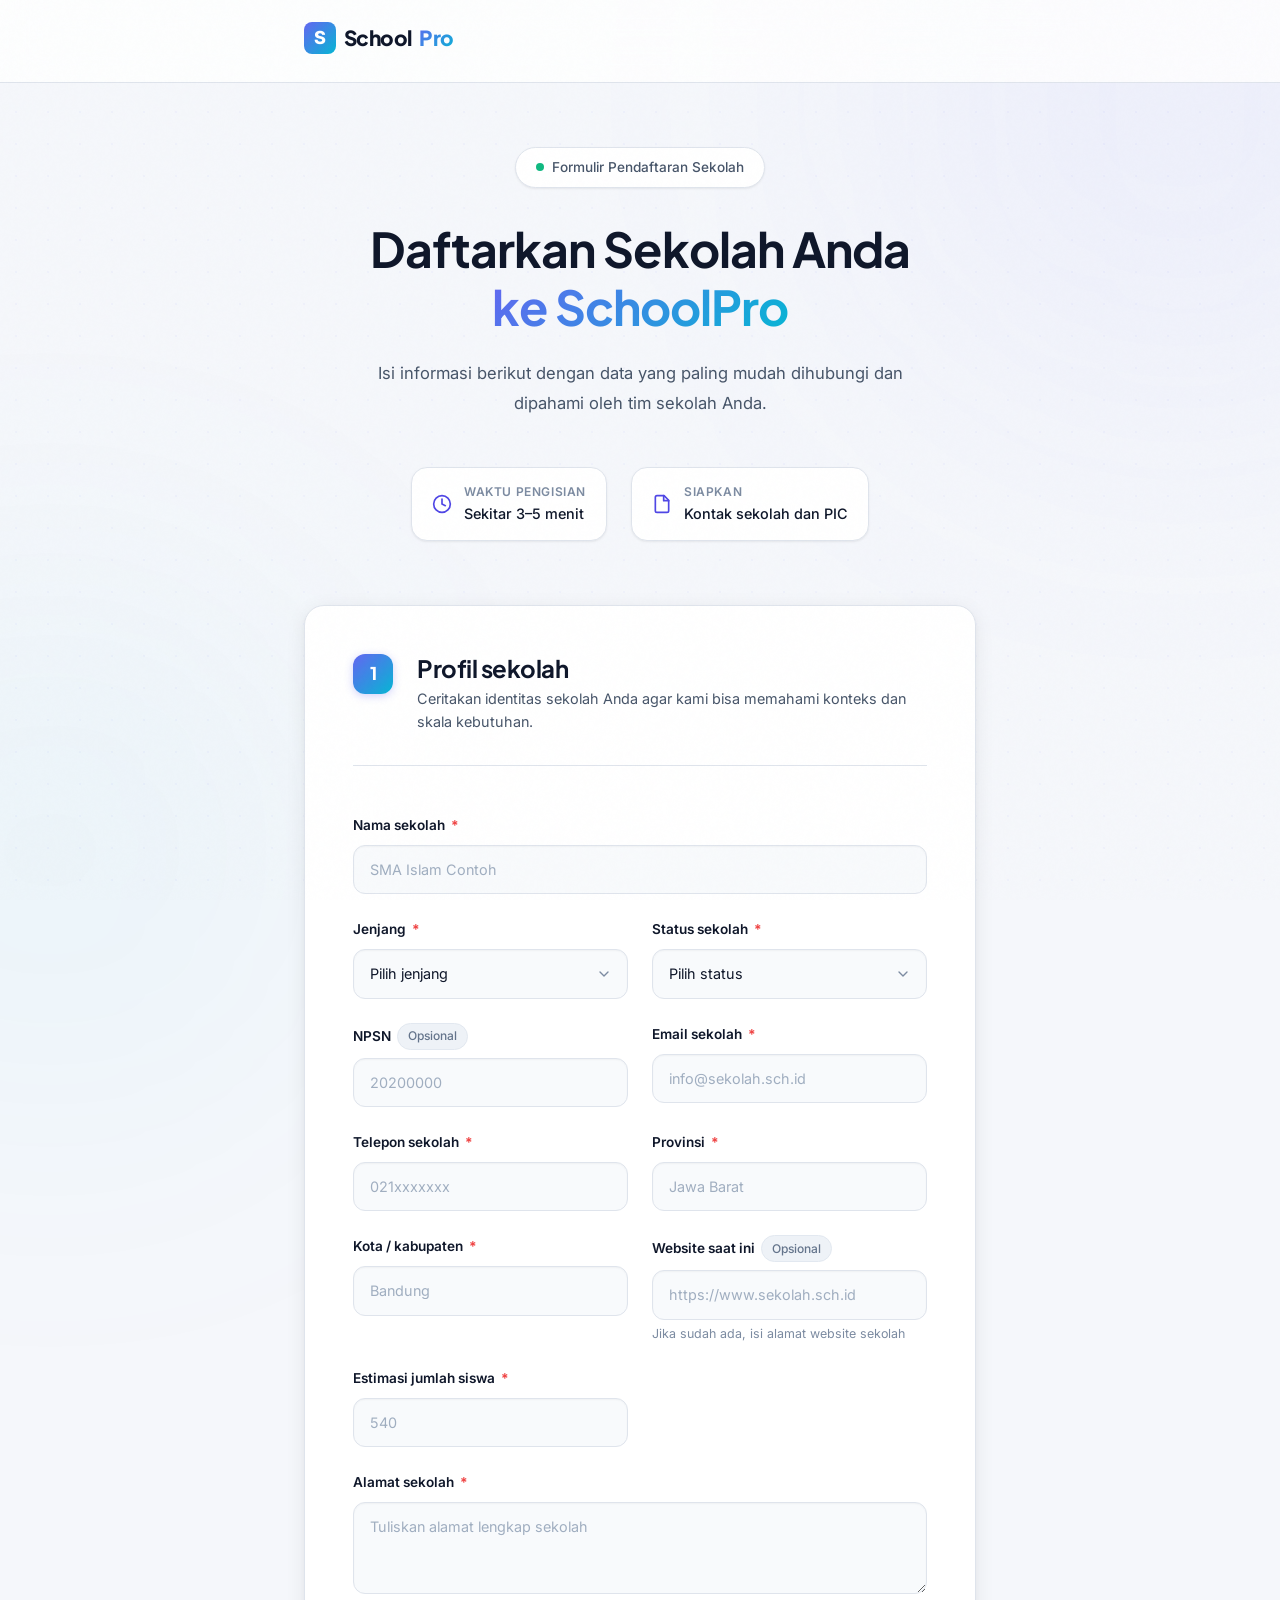
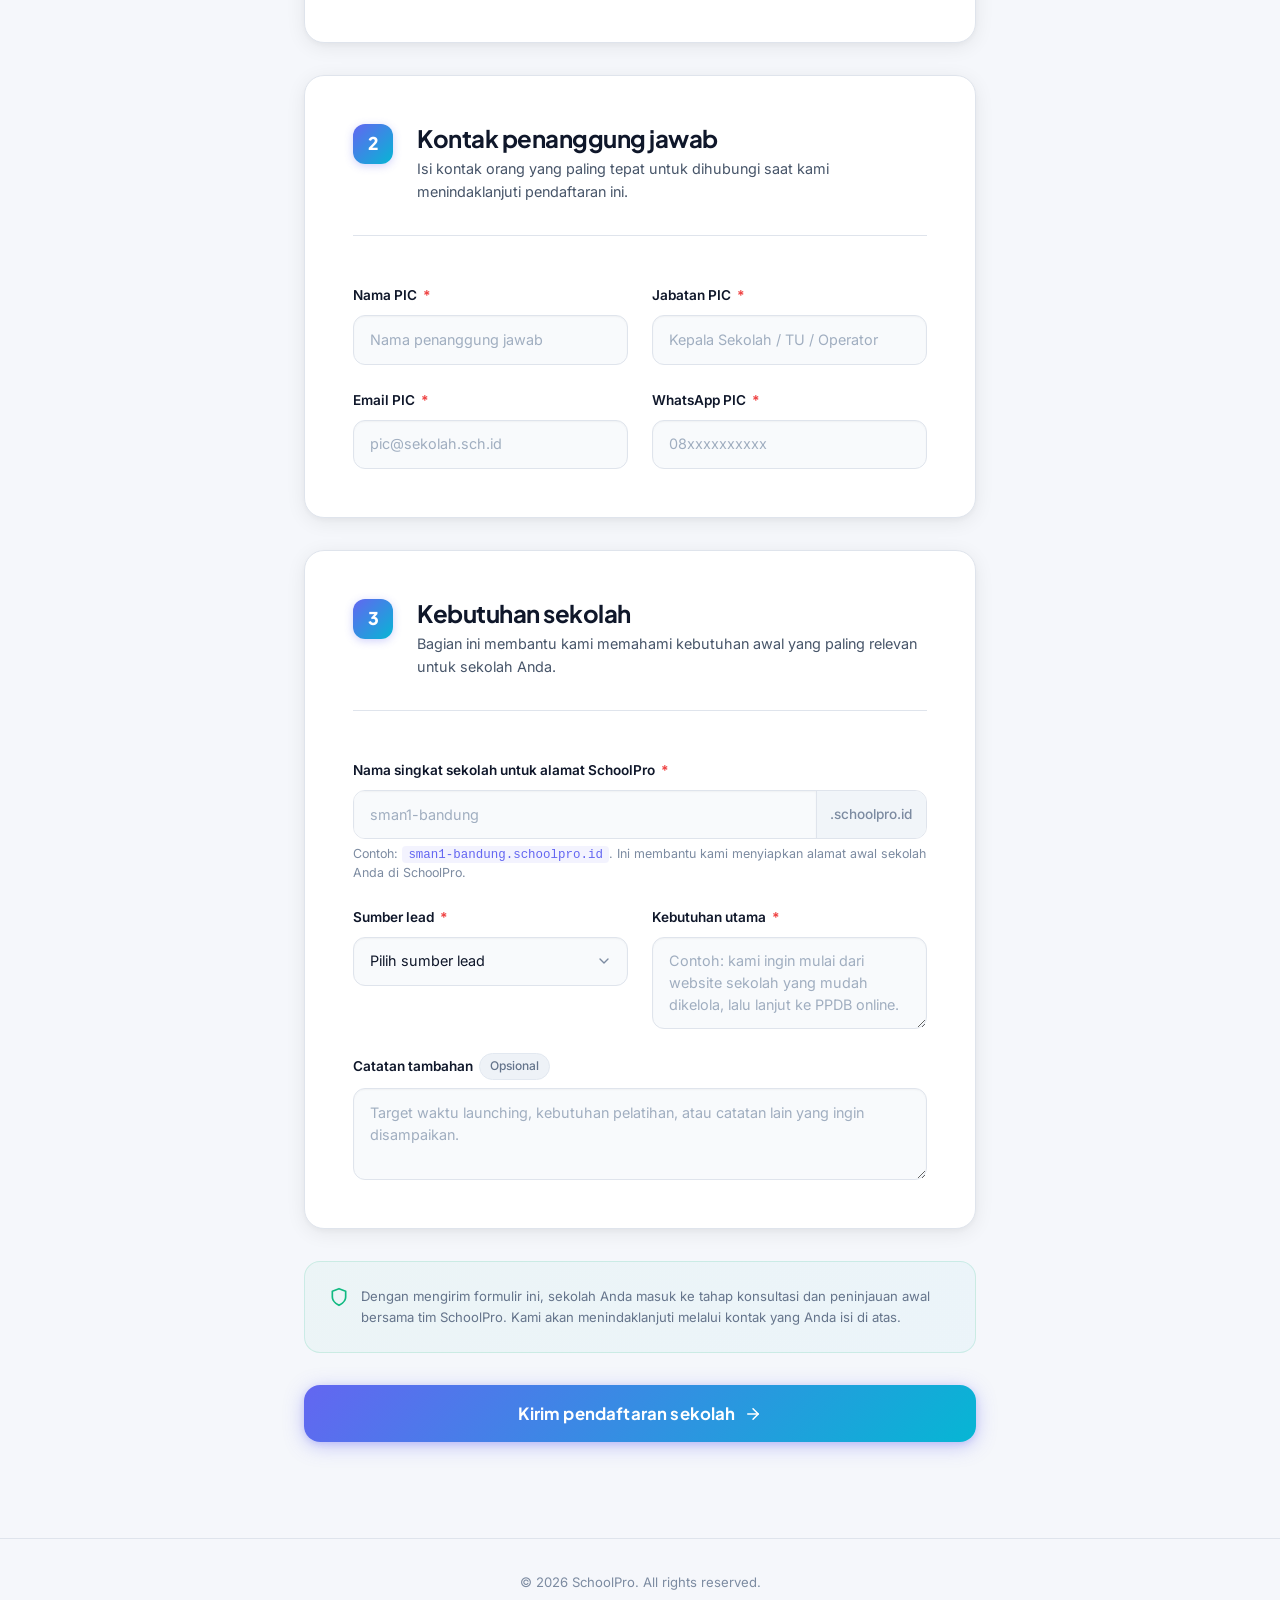
<file: formulir/index.html>
<!DOCTYPE html>
<html lang="id">
<head>
  <meta charset="UTF-8">
  <meta name="viewport" content="width=device-width, initial-scale=1.0">

  <!-- SEO -->
  <title>Pendaftaran Sekolah — SchoolPro</title>
  <meta name="description" content="Daftarkan sekolah Anda ke SchoolPro — Platform Manajemen Sekolah All-in-One. Isi formulir pendaftaran dan tim kami akan menindaklanjuti.">
  <meta name="robots" content="index, follow">

  <!-- Favicon -->
  <link rel="icon" type="image/svg+xml" href="favicon.svg">

  <!-- Google Fonts -->
  <link rel="preconnect" href="https://fonts.googleapis.com">
  <link rel="preconnect" href="https://fonts.gstatic.com" crossorigin>
  <link href="https://fonts.googleapis.com/css2?family=Inter:wght@400;500;600;700;800&family=Plus+Jakarta+Sans:wght@500;600;700;800&display=swap" rel="stylesheet">

  <!-- Stylesheet -->
  <link rel="stylesheet" href="css/style.css">
</head>
<body>

  <!-- ========================
       Background Decoration
       ======================== -->
  <div class="bg-grid" aria-hidden="true"></div>
  <div class="bg-glow bg-glow--1" aria-hidden="true"></div>
  <div class="bg-glow bg-glow--2" aria-hidden="true"></div>

  <!-- ========================
       Header
       ======================== -->
  <header class="form-header">
    <div class="container">
      <a href="https://schoolpro.id" class="brand" aria-label="SchoolPro Home">
        <svg viewBox="0 0 32 32" fill="none" xmlns="http://www.w3.org/2000/svg" width="32" height="32">
          <defs><linearGradient id="brand-grad" x1="0%" y1="0%" x2="100%" y2="100%"><stop offset="0%" stop-color="#6366f1"/><stop offset="100%" stop-color="#06b6d4"/></linearGradient></defs>
          <rect width="32" height="32" rx="8" fill="url(#brand-grad)"/>
          <text x="16" y="22" text-anchor="middle" font-family="Inter,sans-serif" font-weight="800" font-size="18" fill="#fff">S</text>
        </svg>
        School<span>Pro</span>
      </a>
    </div>
  </header>

  <main class="form-main">
    <div class="container">

      <!-- ========================
           Hero / Intro
           ======================== -->
      <section class="form-intro" id="form-intro">
        <div class="intro-badge">
          <span class="badge-dot" aria-hidden="true"></span>
          Formulir Pendaftaran Sekolah
        </div>
        <h1>Daftarkan Sekolah Anda <br><span class="gradient-text">ke SchoolPro</span></h1>
        <p class="intro-description">
          Isi informasi berikut dengan data yang paling mudah dihubungi dan dipahami oleh tim sekolah Anda.
        </p>
        <div class="intro-meta">
          <div class="meta-item">
            <svg xmlns="http://www.w3.org/2000/svg" viewBox="0 0 24 24" fill="none" stroke="currentColor" stroke-width="2" stroke-linecap="round" stroke-linejoin="round"><circle cx="12" cy="12" r="10"/><polyline points="12 6 12 12 16 14"/></svg>
            <div>
              <span class="meta-label">Waktu pengisian</span>
              <span class="meta-value">Sekitar 3–5 menit</span>
            </div>
          </div>
          <div class="meta-item">
            <svg xmlns="http://www.w3.org/2000/svg" viewBox="0 0 24 24" fill="none" stroke="currentColor" stroke-width="2" stroke-linecap="round" stroke-linejoin="round"><path d="M14.5 2H6a2 2 0 0 0-2 2v16a2 2 0 0 0 2 2h12a2 2 0 0 0 2-2V7.5L14.5 2z"/><polyline points="14 2 14 8 20 8"/></svg>
            <div>
              <span class="meta-label">Siapkan</span>
              <span class="meta-value">Kontak sekolah dan PIC</span>
            </div>
          </div>
        </div>
      </section>

      <!-- ========================
           Form
           ======================== -->
      <form class="registration-form" id="registration-form" novalidate>

        <!-- ====== Section 1: Profil Sekolah ====== -->
        <section class="form-section" id="section-profil">
          <div class="section-header">
            <div class="section-number">1</div>
            <div>
              <h2>Profil sekolah</h2>
              <p>Ceritakan identitas sekolah Anda agar kami bisa memahami konteks dan skala kebutuhan.</p>
            </div>
          </div>

          <div class="form-grid">
            <!-- Nama Sekolah -->
            <div class="form-group form-group--full">
              <label for="nama_sekolah">Nama sekolah <span class="required">*</span></label>
              <input type="text" id="nama_sekolah" name="nama_sekolah" placeholder="SMA Islam Contoh" required>
            </div>

            <!-- Jenjang -->
            <div class="form-group">
              <label for="jenjang">Jenjang <span class="required">*</span></label>
              <div class="select-wrapper">
                <select id="jenjang" name="jenjang" required>
                  <option value="" disabled selected>Pilih jenjang</option>
                  <option value="TK">TK / RA</option>
                  <option value="SD">SD / MI</option>
                  <option value="SMP">SMP / MTs</option>
                  <option value="SMA">SMA / MA</option>
                  <option value="SMK">SMK</option>
                  <option value="Pesantren">Pesantren</option>
                  <option value="Lainnya">Lainnya</option>
                </select>
                <svg class="select-icon" xmlns="http://www.w3.org/2000/svg" viewBox="0 0 24 24" fill="none" stroke="currentColor" stroke-width="2" stroke-linecap="round" stroke-linejoin="round"><polyline points="6 9 12 15 18 9"/></svg>
              </div>
            </div>

            <!-- Status Sekolah -->
            <div class="form-group">
              <label for="status_sekolah">Status sekolah <span class="required">*</span></label>
              <div class="select-wrapper">
                <select id="status_sekolah" name="status_sekolah" required>
                  <option value="" disabled selected>Pilih status</option>
                  <option value="Negeri">Negeri</option>
                  <option value="Swasta">Swasta</option>
                </select>
                <svg class="select-icon" xmlns="http://www.w3.org/2000/svg" viewBox="0 0 24 24" fill="none" stroke="currentColor" stroke-width="2" stroke-linecap="round" stroke-linejoin="round"><polyline points="6 9 12 15 18 9"/></svg>
              </div>
            </div>

            <!-- NPSN -->
            <div class="form-group">
              <label for="npsn">NPSN <span class="optional">Opsional</span></label>
              <input type="text" id="npsn" name="npsn" placeholder="20200000">
            </div>

            <!-- Email Sekolah -->
            <div class="form-group">
              <label for="email_sekolah">Email sekolah <span class="required">*</span></label>
              <input type="email" id="email_sekolah" name="email_sekolah" placeholder="info@sekolah.sch.id" required>
            </div>

            <!-- Telepon Sekolah -->
            <div class="form-group">
              <label for="telepon_sekolah">Telepon sekolah <span class="required">*</span></label>
              <input type="tel" id="telepon_sekolah" name="telepon_sekolah" placeholder="021xxxxxxx" required>
            </div>

            <!-- Provinsi -->
            <div class="form-group">
              <label for="provinsi">Provinsi <span class="required">*</span></label>
              <input type="text" id="provinsi" name="provinsi" placeholder="Jawa Barat" required>
            </div>

            <!-- Kota -->
            <div class="form-group">
              <label for="kota">Kota / kabupaten <span class="required">*</span></label>
              <input type="text" id="kota" name="kota" placeholder="Bandung" required>
            </div>

            <!-- Website -->
            <div class="form-group">
              <label for="website">Website saat ini <span class="optional">Opsional</span></label>
              <input type="url" id="website" name="website" placeholder="https://www.sekolah.sch.id">
              <span class="form-hint">Jika sudah ada, isi alamat website sekolah</span>
            </div>

            <!-- Estimasi Jumlah Siswa -->
            <div class="form-group">
              <label for="jumlah_siswa">Estimasi jumlah siswa <span class="required">*</span></label>
              <input type="number" id="jumlah_siswa" name="jumlah_siswa" placeholder="540" required>
            </div>

            <!-- Alamat Sekolah -->
            <div class="form-group form-group--full">
              <label for="alamat_sekolah">Alamat sekolah <span class="required">*</span></label>
              <textarea id="alamat_sekolah" name="alamat_sekolah" rows="3" placeholder="Tuliskan alamat lengkap sekolah" required></textarea>
            </div>
          </div>
        </section>

        <!-- ====== Section 2: Kontak PIC ====== -->
        <section class="form-section" id="section-pic">
          <div class="section-header">
            <div class="section-number">2</div>
            <div>
              <h2>Kontak penanggung jawab</h2>
              <p>Isi kontak orang yang paling tepat untuk dihubungi saat kami menindaklanjuti pendaftaran ini.</p>
            </div>
          </div>

          <div class="form-grid">
            <!-- Nama PIC -->
            <div class="form-group">
              <label for="nama_pic">Nama PIC <span class="required">*</span></label>
              <input type="text" id="nama_pic" name="nama_pic" placeholder="Nama penanggung jawab" required>
            </div>

            <!-- Jabatan PIC -->
            <div class="form-group">
              <label for="jabatan_pic">Jabatan PIC <span class="required">*</span></label>
              <input type="text" id="jabatan_pic" name="jabatan_pic" placeholder="Kepala Sekolah / TU / Operator" required>
            </div>

            <!-- Email PIC -->
            <div class="form-group">
              <label for="email_pic">Email PIC <span class="required">*</span></label>
              <input type="email" id="email_pic" name="email_pic" placeholder="pic@sekolah.sch.id" required>
            </div>

            <!-- WhatsApp PIC -->
            <div class="form-group">
              <label for="whatsapp_pic">WhatsApp PIC <span class="required">*</span></label>
              <input type="tel" id="whatsapp_pic" name="whatsapp_pic" placeholder="08xxxxxxxxxx" required>
            </div>
          </div>
        </section>

        <!-- ====== Section 3: Kebutuhan Sekolah ====== -->
        <section class="form-section" id="section-kebutuhan">
          <div class="section-header">
            <div class="section-number">3</div>
            <div>
              <h2>Kebutuhan sekolah</h2>
              <p>Bagian ini membantu kami memahami kebutuhan awal yang paling relevan untuk sekolah Anda.</p>
            </div>
          </div>

          <div class="form-grid">
            <!-- Nama singkat sekolah -->
            <div class="form-group form-group--full">
              <label for="slug_sekolah">Nama singkat sekolah untuk alamat SchoolPro <span class="required">*</span></label>
              <div class="input-suffix-wrapper">
                <input type="text" id="slug_sekolah" name="slug_sekolah" placeholder="sman1-bandung" required>
                <span class="input-suffix">.schoolpro.id</span>
              </div>
              <span class="form-hint">Contoh: <code>sman1-bandung.schoolpro.id</code>. Ini membantu kami menyiapkan alamat awal sekolah Anda di SchoolPro.</span>
            </div>

            <!-- Sumber Lead -->
            <div class="form-group">
              <label for="sumber_lead">Sumber lead <span class="required">*</span></label>
              <div class="select-wrapper">
                <select id="sumber_lead" name="sumber_lead" required>
                  <option value="" disabled selected>Pilih sumber lead</option>
                  <option value="Google">Google / Pencarian</option>
                  <option value="Media Sosial">Media Sosial</option>
                  <option value="Rekomendasi Sekolah Lain">Rekomendasi Sekolah Lain</option>
                  <option value="WhatsApp/Telepon">WhatsApp / Telepon</option>
                  <option value="Webinar/Event">Webinar / Event</option>
                  <option value="Lainnya">Lainnya</option>
                </select>
                <svg class="select-icon" xmlns="http://www.w3.org/2000/svg" viewBox="0 0 24 24" fill="none" stroke="currentColor" stroke-width="2" stroke-linecap="round" stroke-linejoin="round"><polyline points="6 9 12 15 18 9"/></svg>
              </div>
            </div>

            <!-- Kebutuhan Utama -->
            <div class="form-group">
              <label for="kebutuhan_utama">Kebutuhan utama <span class="required">*</span></label>
              <textarea id="kebutuhan_utama" name="kebutuhan_utama" rows="3" placeholder="Contoh: kami ingin mulai dari website sekolah yang mudah dikelola, lalu lanjut ke PPDB online." required></textarea>
            </div>

            <!-- Catatan Tambahan -->
            <div class="form-group form-group--full">
              <label for="catatan">Catatan tambahan <span class="optional">Opsional</span></label>
              <textarea id="catatan" name="catatan" rows="3" placeholder="Target waktu launching, kebutuhan pelatihan, atau catatan lain yang ingin disampaikan."></textarea>
            </div>
          </div>
        </section>

        <!-- ====== Footer / Submit ====== -->
        <div class="form-footer">
          <p class="form-disclaimer">
            <svg xmlns="http://www.w3.org/2000/svg" viewBox="0 0 24 24" fill="none" stroke="currentColor" stroke-width="2" stroke-linecap="round" stroke-linejoin="round"><path d="M12 22s8-4 8-10V5l-8-3-8 3v7c0 6 8 10 8 10z"/></svg>
            Dengan mengirim formulir ini, sekolah Anda masuk ke tahap konsultasi dan peninjauan awal bersama tim SchoolPro. Kami akan menindaklanjuti melalui kontak yang Anda isi di atas.
          </p>
          <button type="submit" class="btn-submit" id="btn-submit">
            <span class="btn-submit-text">Kirim pendaftaran sekolah</span>
            <svg xmlns="http://www.w3.org/2000/svg" viewBox="0 0 24 24" fill="none" stroke="currentColor" stroke-width="2" stroke-linecap="round" stroke-linejoin="round"><path d="M5 12h14"/><path d="m12 5 7 7-7 7"/></svg>
            <span class="btn-submit-loader" aria-hidden="true"></span>
          </button>
        </div>

      </form>

      <!-- ========================
           Success State
           ======================== -->
      <div class="success-state" id="success-state" hidden>
        <div class="success-icon">
          <svg xmlns="http://www.w3.org/2000/svg" viewBox="0 0 24 24" fill="none" stroke="currentColor" stroke-width="2" stroke-linecap="round" stroke-linejoin="round"><path d="M22 11.08V12a10 10 0 1 1-5.93-9.14"/><polyline points="22 4 12 14.01 9 11.01"/></svg>
        </div>
        <h2>Pendaftaran Berhasil Dikirim!</h2>
        <p>Terima kasih telah mendaftarkan sekolah Anda ke SchoolPro. Tim kami akan menghubungi Anda melalui WhatsApp atau email dalam 1×24 jam kerja.</p>
        <a href="https://schoolpro.id" class="btn-back">
          <svg xmlns="http://www.w3.org/2000/svg" viewBox="0 0 24 24" fill="none" stroke="currentColor" stroke-width="2" stroke-linecap="round" stroke-linejoin="round"><path d="m12 19-7-7 7-7"/><path d="M19 12H5"/></svg>
          Kembali ke SchoolPro
        </a>
      </div>

    </div>
  </main>

  <!-- ========================
       Footer
       ======================== -->
  <footer class="form-page-footer">
    <div class="container">
      <p>&copy; 2026 SchoolPro. All rights reserved.</p>
    </div>
  </footer>

  <script src="js/main.js"></script>
</body>
</html>
</file>
<file: css/style.css>
/* ================================================================
   SchoolPro Landing Page — Design System & Styles
   Stack: Pure CSS3 | Zero Dependencies | Dark Premium Theme
   ================================================================ */

/* ========================
   0. CSS Reset & Base
   ======================== */
*,
*::before,
*::after {
  margin: 0;
  padding: 0;
  box-sizing: border-box;
}

html {
  scroll-behavior: smooth;
  -webkit-text-size-adjust: 100%;
}

body {
  font-family: var(--font-body);
  background-color: var(--bg-primary);
  color: var(--text-secondary);
  line-height: 1.7;
  overflow-x: hidden;
  -webkit-font-smoothing: antialiased;
  -moz-osx-font-smoothing: grayscale;
}

body::before {
  content: '';
  position: fixed;
  inset: 0;
  z-index: 9999;
  pointer-events: none;
  background-image: url("data:image/svg+xml,%3Csvg viewBox='0 0 200 200' xmlns='http://www.w3.org/2000/svg'%3E%3Cfilter id='noiseFilter'%3E%3CfeTurbulence type='fractalNoise' baseFrequency='0.8' numOctaves='3' stitchTiles='stitch'/%3E%3C/filter%3E%3Crect width='100%25' height='100%25' filter='url(%23noiseFilter)'/%3E%3C/svg%3E");
  opacity: 0.03;
}

[data-theme='dark'] body::before {
  opacity: 0.04;
}

img {
  max-width: 100%;
  display: block;
}

a {
  text-decoration: none;
  color: inherit;
  transition: color 0.3s ease;
}

ul, ol {
  list-style: none;
}

button {
  font-family: inherit;
  cursor: pointer;
  border: none;
  outline: none;
  background: none;
}

::selection {
  background: rgba(99, 102, 241, 0.3);
  color: #fff;
}

/* Custom Scrollbar */
::-webkit-scrollbar { width: 6px; }
::-webkit-scrollbar-track { background: var(--bg-primary); }
::-webkit-scrollbar-thumb { background: var(--border-hover); border-radius: 9999px; }
::-webkit-scrollbar-thumb:hover { background: var(--accent-indigo); }

/* ========================
   1. Custom Properties
   ======================== */
:root {
  /* Backgrounds */
  --bg-primary: #07070d;
  --bg-secondary: #0e0e18;
  --bg-elevated: #141422;
  --bg-card: rgba(255, 255, 255, 0.02);
  --bg-card-hover: rgba(255, 255, 255, 0.04);

  /* Borders */
  --border: rgba(255, 255, 255, 0.06);
  --border-hover: rgba(255, 255, 255, 0.12);

  /* Text */
  --text-primary: #f0f0f5;
  --text-secondary: #8a8a9a;
  --text-tertiary: #5a5a6a;

  /* Accents */
  --accent-indigo: #6366f1;
  --accent-indigo-light: #818cf8;
  --accent-indigo-glow: rgba(99, 102, 241, 0.15);
  --accent-cyan: #06b6d4;
  --accent-cyan-glow: rgba(6, 182, 212, 0.15);
  --accent-emerald: #10b981;
  --accent-emerald-glow: rgba(16, 185, 129, 0.15);

  /* Gradients */
  --gradient-primary: linear-gradient(135deg, #6366f1, #06b6d4);
  --gradient-primary-hover: linear-gradient(135deg, #818cf8, #22d3ee);
  --gradient-subtle: linear-gradient(135deg, rgba(99, 102, 241, 0.1), rgba(6, 182, 212, 0.05));
  --gradient-card: linear-gradient(180deg, rgba(255,255,255,0.03) 0%, rgba(255,255,255,0) 100%);

  /* Shadows */
  --shadow-sm: 0 2px 8px rgba(0, 0, 0, 0.3);
  --shadow-md: 0 4px 24px rgba(0, 0, 0, 0.4);
  --shadow-lg: 0 8px 48px rgba(0, 0, 0, 0.5);
  --shadow-glow-indigo: 0 0 40px rgba(99, 102, 241, 0.15);
  --shadow-glow-cyan: 0 0 40px rgba(6, 182, 212, 0.15);

  /* Spacing */
  --space-xs: 0.25rem;
  --space-sm: 0.5rem;
  --space-md: 1rem;
  --space-lg: 1.5rem;
  --space-xl: 2rem;
  --space-2xl: 3rem;
  --space-3xl: 4rem;
  --space-4xl: 6rem;
  --space-5xl: 8rem;

  /* Border Radius */
  --radius-sm: 0.5rem;
  --radius-md: 0.75rem;
  --radius-lg: 1rem;
  --radius-xl: 1.25rem;
  --radius-2xl: 1.5rem;
  --radius-full: 9999px;

  /* Transitions */
  --transition-fast: 0.15s ease;
  --transition-base: 0.3s ease;
  --transition-slow: 0.5s ease;

  /* Typography */
  --font-heading: 'Plus Jakarta Sans', system-ui, sans-serif;
  --font-body: 'Inter', system-ui, sans-serif;

  /* Container */
  --container-max: 1200px;
  --container-padding: 1.5rem;
}

[data-theme="light"] {
  --bg-primary: #f8fafc;
  --bg-secondary: #f1f5f9;
  --bg-elevated: #ffffff;
  --bg-card: #ffffff;
  --bg-card-hover: rgba(241, 245, 249, 0.8);
  
  --border: rgba(0, 0, 0, 0.08);
  --border-hover: rgba(0, 0, 0, 0.15);
  
  --text-primary: #0f172a;
  --text-secondary: #334155;
  --text-tertiary: #64748b;
  
  --shadow-sm: 0 2px 8px rgba(0, 0, 0, 0.05);
  --shadow-md: 0 4px 24px rgba(0, 0, 0, 0.08);
  --shadow-lg: 0 8px 48px rgba(0, 0, 0, 0.12);

  --gradient-card: linear-gradient(180deg, rgba(0,0,0,0.02) 0%, transparent 100%);
}

/* ========================
   2. Typography
   ======================== */
h1, h2, h3, h4, h5, h6, .navbar-brand {
  font-family: var(--font-heading);
  color: var(--text-primary);
  font-weight: 700;
  line-height: 1.2;
  letter-spacing: -0.02em;
}

h1 { font-size: clamp(2.5rem, 5vw, 4.5rem); }
h2 { font-size: clamp(1.75rem, 3.5vw, 3rem); }
h3 { font-size: clamp(1.25rem, 2vw, 1.5rem); }
h4 { font-size: clamp(1rem, 1.5vw, 1.25rem); }

p {
  font-size: clamp(0.95rem, 1.2vw, 1.1rem);
  color: var(--text-secondary);
  line-height: 1.8;
}

.gradient-text {
  background: linear-gradient(135deg, #6366f1, #06b6d4, #10b981, #6366f1);
  background-size: 300% 300%;
  -webkit-background-clip: text;
  -webkit-text-fill-color: transparent;
  background-clip: text;
  animation: gradientShift 6s ease infinite;
}

.section-label {
  display: inline-flex;
  align-items: center;
  gap: var(--space-sm);
  font-size: 0.85rem;
  font-weight: 600;
  text-transform: uppercase;
  letter-spacing: 0.08em;
  color: var(--accent-indigo-light);
  margin-bottom: var(--space-lg);
}

.section-label::before {
  content: '';
  width: 2rem;
  height: 2px;
  background: var(--gradient-primary);
  border-radius: var(--radius-full);
}

.section-label--amber {
  color: #f59e0b;
}

.section-label--amber::before {
  background: linear-gradient(135deg, #f59e0b, #6366f1);
}

.section-heading {
  margin-bottom: var(--space-lg);
}

.section-description {
  max-width: 640px;
  margin: 0 auto var(--space-3xl);
}

/* ========================
   3. Layout Utilities
   ======================== */
.container {
  max-width: var(--container-max);
  margin: 0 auto;
  padding: 0 var(--container-padding);
}

.section {
  padding: var(--space-5xl) 0;
  position: relative;
}

.text-center {
  text-align: center;
}

/* ========================
   4. Buttons
   ======================== */
.btn {
  display: inline-flex;
  align-items: center;
  justify-content: center;
  gap: var(--space-sm);
  padding: 0.85rem 2rem;
  font-size: 0.95rem;
  font-weight: 600;
  border-radius: var(--radius-lg);
  transition: all var(--transition-base);
  position: relative;
  overflow: hidden;
  white-space: nowrap;
}

.btn-primary {
  background: var(--gradient-primary);
  color: #fff;
  box-shadow: 0 4px 20px rgba(99, 102, 241, 0.3);
}

.btn-primary:hover {
  box-shadow: 0 8px 32px rgba(99, 102, 241, 0.45);
  transform: translateY(-2px);
}

.btn-primary::after {
  content: '';
  position: absolute;
  inset: 0;
  background: linear-gradient(135deg, rgba(255,255,255,0.15), transparent);
  opacity: 0;
  transition: opacity var(--transition-fast);
}

.btn-primary:hover::after {
  opacity: 1;
}

.btn-outline {
  border: 1px solid var(--border-hover);
  color: var(--text-primary);
  background: transparent;
}

.btn-outline:hover {
  border-color: var(--accent-indigo);
  background: var(--accent-indigo-glow);
  transform: translateY(-2px);
}

.btn-lg {
  padding: 1rem 2.5rem;
  font-size: 1.05rem;
  border-radius: var(--radius-xl);
}

.btn-sm {
  padding: 0.65rem 1.5rem;
  font-size: 0.85rem;
}

/* ========================
   5. Navbar
   ======================== */
.navbar {
  position: fixed;
  top: 0;
  left: 0;
  right: 0;
  z-index: 1000;
  padding: 1rem 0;
  transition: all var(--transition-base);
}

.navbar.scrolled {
  padding: 0.65rem 0;
  background: rgba(7, 7, 13, 0.8);
  backdrop-filter: blur(20px);
  -webkit-backdrop-filter: blur(20px);
  border-bottom: 1px solid var(--border);
}

[data-theme="light"] .navbar.scrolled {
  background: rgba(255, 255, 255, 0.8);
  box-shadow: 0 4px 20px rgba(0, 0, 0, 0.05); /* Soft shadow for contrast */
}

.navbar .container {
  display: flex;
  align-items: center;
  justify-content: space-between;
}

.navbar-brand {
  display: flex;
  align-items: center;
  gap: var(--space-sm);
  font-size: 1.35rem;
  font-weight: 800;
  color: var(--text-primary);
  letter-spacing: -0.03em;
}

.navbar-brand svg {
  width: 32px;
  height: 32px;
}

.navbar-brand span {
  background: var(--gradient-primary);
  -webkit-background-clip: text;
  -webkit-text-fill-color: transparent;
  background-clip: text;
}

.navbar-links {
  display: flex;
  align-items: center;
  gap: var(--space-2xl);
}

.navbar-links a {
  font-size: 0.9rem;
  font-weight: 500;
  color: var(--text-secondary);
  transition: color var(--transition-fast);
  position: relative;
}

.navbar-links a:hover {
  color: var(--text-primary);
}

.navbar-links a::after {
  content: '';
  position: absolute;
  bottom: -4px;
  left: 0;
  width: 0;
  height: 2px;
  background: var(--gradient-primary);
  border-radius: var(--radius-full);
  transition: width var(--transition-base);
}

.navbar-links a:hover::after,
.navbar-links a.active::after {
  width: 100%;
}

.navbar-links a.active {
  color: var(--text-primary);
}

.navbar-cta {
  display: flex;
  align-items: center;
  gap: var(--space-md);
}

.theme-toggle {
  display: flex;
  align-items: center;
  justify-content: center;
  width: 36px;
  height: 36px;
  border-radius: var(--radius-sm);
  color: var(--text-secondary);
  background: transparent;
  transition: all var(--transition-fast);
}

.theme-toggle:hover {
  color: var(--text-primary);
  background: var(--bg-card);
}

[data-theme="light"] .icon-moon {
  display: none !important;
}

[data-theme="light"] .icon-sun {
  display: block !important;
}

[data-theme="dark"] .icon-sun,
html:not([data-theme="light"]) .icon-sun {
  display: none !important;
}


.navbar-toggle {
  display: none;
  flex-direction: column;
  gap: 5px;
  padding: 4px;
  cursor: pointer;
}

.navbar-toggle span {
  width: 22px;
  height: 2px;
  background: var(--text-primary);
  border-radius: var(--radius-full);
  transition: all var(--transition-base);
}

.navbar-toggle.active span:nth-child(1) {
  transform: rotate(45deg) translate(5px, 5px);
}

.navbar-toggle.active span:nth-child(2) {
  opacity: 0;
}

.navbar-toggle.active span:nth-child(3) {
  transform: rotate(-45deg) translate(5px, -5px);
}

/* ========================
   6. Hero Section
   ======================== */
.hero {
  min-height: 100vh;
  display: flex;
  align-items: center;
  justify-content: center;
  position: relative;
  overflow: hidden;
  padding: 8rem 0 4rem;
}

/* Hero Canvas Background */
#hero-canvas {
  position: absolute;
  inset: 0;
  width: 100%;
  height: 100%;
  pointer-events: auto; /* Let it react to mouse */
  z-index: 0;
}

/* Dot Grid Pattern */
.hero-grid {
  position: absolute;
  inset: 0;
  background-image: radial-gradient(rgba(255, 255, 255, 0.03) 1px, transparent 1px);
  background-size: 32px 32px;
  pointer-events: none;
}

/* Gradient line decoration */
.hero-line {
  position: absolute;
  top: 50%;
  left: 50%;
  transform: translate(-50%, -50%);
  width: 1px;
  height: 200%;
  background: linear-gradient(180deg, transparent, rgba(99,102,241,0.1), rgba(6,182,212,0.05), transparent);
  pointer-events: none;
}

.hero-content {
  position: relative;
  z-index: 2;
  text-align: center;
  max-width: 800px;
  margin: 0 auto;
  padding: 0 var(--container-padding);
}

.hero-badge {
  display: inline-flex;
  align-items: center;
  gap: var(--space-sm);
  padding: 0.5rem 1.25rem;
  background: var(--bg-card);
  border: 1px solid var(--border);
  border-radius: var(--radius-full);
  font-size: 0.85rem;
  color: var(--text-secondary);
  margin-bottom: var(--space-2xl);
  animation: fadeInDown 0.8s ease forwards;
}

.hero-badge .badge-dot {
  width: 8px;
  height: 8px;
  border-radius: 50%;
  background: var(--accent-emerald);
  animation: pulse-dot 2s ease-in-out infinite;
}

.hero h1 {
  margin-bottom: var(--space-xl);
  animation: fadeInUp 0.8s ease 0.1s forwards;
  opacity: 0;
}

.hero-description {
  font-size: clamp(1.05rem, 1.5vw, 1.2rem);
  color: var(--text-secondary);
  max-width: 600px;
  margin: 0 auto var(--space-2xl);
  animation: fadeInUp 0.8s ease 0.2s forwards;
  opacity: 0;
}

.hero-actions {
  display: flex;
  align-items: center;
  justify-content: center;
  gap: var(--space-lg);
  flex-wrap: wrap;
  animation: fadeInUp 0.8s ease 0.3s forwards;
  opacity: 0;
}

.hero-actions .btn svg {
  width: 18px;
  height: 18px;
}

/* ========================
   7. Stats Bar
   ======================== */
.stats {
  padding: var(--space-3xl) 0;
  position: relative;
  border-top: 1px solid var(--border);
  border-bottom: 1px solid var(--border);
  background: var(--bg-secondary);
}

.stats .container {
  display: grid;
  grid-template-columns: repeat(4, 1fr);
  gap: var(--space-xl);
}

.stat-item {
  text-align: center;
  position: relative;
}

.stat-item:not(:last-child)::after {
  content: '';
  position: absolute;
  top: 20%;
  right: 0;
  width: 1px;
  height: 60%;
  background: var(--border);
}

.stat-number {
  font-size: clamp(2rem, 3.5vw, 2.75rem);
  font-weight: 800;
  color: var(--text-primary);
  letter-spacing: -0.03em;
  line-height: 1;
  margin-bottom: var(--space-sm);
}

.stat-number .accent {
  background: var(--gradient-primary);
  -webkit-background-clip: text;
  -webkit-text-fill-color: transparent;
  background-clip: text;
}

.stat-label {
  font-size: 0.85rem;
  color: var(--text-tertiary);
  font-weight: 500;
}

/* ========================
   8. Bento Grid Features
   ======================== */
.features {
  background: var(--bg-primary);
}

.bento-grid {
  display: grid;
  grid-template-columns: repeat(3, 1fr);
  grid-auto-rows: minmax(220px, auto);
  gap: 1.25rem;
}

.bento-card {
  position: relative;
  padding: var(--space-2xl);
  background: var(--bg-card);
  border: 1px solid var(--border);
  border-radius: var(--radius-xl);
  transition: all var(--transition-base);
  overflow: hidden;
  display: flex;
  flex-direction: column;
}

.bento-card::before {
  content: '';
  position: absolute;
  inset: 0;
  background: var(--gradient-card);
  opacity: 0;
  transition: opacity var(--transition-base);
  pointer-events: none;
}

.bento-card:hover {
  border-color: rgba(99, 102, 241, 0.4);
  transform: translateY(-4px);
  box-shadow: 0 12px 40px rgba(0,0,0,0.4), inset 0 0 0 1px rgba(99, 102, 241, 0.15), 0 0 20px rgba(99, 102, 241, 0.1);
}

.bento-card.bento-card--cyan:hover {
  border-color: rgba(6, 182, 212, 0.4);
  box-shadow: 0 12px 40px rgba(0,0,0,0.4), inset 0 0 0 1px rgba(6, 182, 212, 0.15), 0 0 20px rgba(6, 182, 212, 0.1);
}

.bento-card.bento-card--emerald:hover {
  border-color: rgba(16, 185, 129, 0.4);
  box-shadow: 0 12px 40px rgba(0,0,0,0.4), inset 0 0 0 1px rgba(16, 185, 129, 0.15), 0 0 20px rgba(16, 185, 129, 0.1);
}

.bento-card:hover::before {
  opacity: 1;
}

/* Large featured card */
.bento-card--large {
  grid-column: span 2;
}

/* Full width card */
.bento-card--full {
  grid-column: 1 / -1;
}

.bento-card-icon {
  width: 48px;
  height: 48px;
  border-radius: var(--radius-md);
  display: flex;
  align-items: center;
  justify-content: center;
  margin-bottom: var(--space-lg);
  position: relative;
  flex-shrink: 0;
}

.bento-card-icon svg {
  width: 24px;
  height: 24px;
  position: relative;
  z-index: 1;
}

.bento-card-icon--indigo {
  background: var(--accent-indigo-glow);
  color: var(--accent-indigo-light);
}

.bento-card-icon--cyan {
  background: var(--accent-cyan-glow);
  color: var(--accent-cyan);
}

.bento-card-icon--emerald {
  background: var(--accent-emerald-glow);
  color: var(--accent-emerald);
}

.bento-card h3 {
  margin-bottom: var(--space-sm);
}

.bento-card p {
  font-size: 0.9rem;
  line-height: 1.7;
  color: var(--text-secondary);
  flex-grow: 1;
}

.bento-card-features {
  margin-top: var(--space-lg);
  display: flex;
  flex-wrap: wrap;
  gap: var(--space-sm);
}

.bento-card-features .tag {
  padding: 0.3rem 0.75rem;
  background: rgba(255, 255, 255, 0.04);
  border: 1px solid var(--border);
  border-radius: var(--radius-full);
  font-size: 0.75rem;
  color: var(--text-secondary);
  font-weight: 500;
}

/* Hover accent glow per card */
.bento-card--indigo:hover {
  border-color: rgba(99, 102, 241, 0.2);
  box-shadow: var(--shadow-glow-indigo);
}

.bento-card--cyan:hover {
  border-color: rgba(6, 182, 212, 0.2);
  box-shadow: var(--shadow-glow-cyan);
}

.bento-card--emerald:hover {
  border-color: rgba(16, 185, 129, 0.2);
  box-shadow: 0 0 40px rgba(16, 185, 129, 0.15);
}

/* ========================
   9. Feature Showcase Sections
   ======================== */
.showcase {
  background: var(--bg-secondary);
  overflow: hidden;
}

.showcase:nth-child(even) {
  background: var(--bg-primary);
}

.showcase-grid {
  display: grid;
  grid-template-columns: 1fr 1fr;
  gap: var(--space-4xl);
  align-items: center;
}

.showcase-grid--reverse > .showcase-visual {
  order: -1;
}

.showcase-content {
  display: flex;
  flex-direction: column;
}

.showcase-content h2 {
  margin-bottom: var(--space-lg);
}

.showcase-content > p {
  margin-bottom: var(--space-2xl);
}

.showcase-list {
  display: flex;
  flex-direction: column;
  gap: var(--space-md);
}

.showcase-list li {
  display: flex;
  align-items: flex-start;
  gap: var(--space-md);
  font-size: 0.95rem;
  color: var(--text-secondary);
}

.showcase-list li svg {
  width: 20px;
  height: 20px;
  flex-shrink: 0;
  margin-top: 2px;
  color: var(--accent-emerald);
}

/* Feature Visual: Card Stack Mockup */
.showcase-visual {
  position: relative;
}

.showcase-feature-grid {
  display: grid;
  grid-template-columns: repeat(2, 1fr);
  gap: var(--space-md);
}

.feature-mini-card {
  padding: var(--space-lg);
  background: var(--bg-card);
  border: 1px solid var(--border);
  border-radius: var(--radius-lg);
  transition: all var(--transition-base);
}

.feature-mini-card:hover {
  border-color: var(--border-hover);
  transform: translateY(-2px);
}

.feature-mini-card svg {
  width: 20px;
  height: 20px;
  color: var(--accent-indigo-light);
  margin-bottom: var(--space-sm);
}

.feature-mini-card h4 {
  font-size: 0.85rem;
  margin-bottom: var(--space-xs);
}

.feature-mini-card p {
  font-size: 0.8rem;
  color: var(--text-tertiary);
  line-height: 1.5;
}

/* PPDB Flow Visualization */
.ppdb-flow {
  display: flex;
  flex-direction: column;
  gap: 0;
  position: relative;
}

.ppdb-flow::before {
  content: '';
  position: absolute;
  left: 23px;
  top: 24px;
  bottom: 24px;
  width: 2px;
  background: linear-gradient(180deg, var(--accent-indigo), var(--accent-cyan), var(--accent-emerald));
  border-radius: var(--radius-full);
}

.flow-step {
  display: flex;
  align-items: center;
  gap: var(--space-lg);
  padding: var(--space-lg) 0;
  position: relative;
}

.flow-step-number {
  width: 48px;
  height: 48px;
  border-radius: 50%;
  display: flex;
  align-items: center;
  justify-content: center;
  font-weight: 700;
  font-size: 0.9rem;
  flex-shrink: 0;
  position: relative;
  z-index: 2;
}

.flow-step:nth-child(1) .flow-step-number {
  background: #1a1a2e;
  box-shadow: inset 0 0 0 1px rgba(99, 102, 241, 0.3), 0 0 12px rgba(99, 102, 241, 0.15);
  color: var(--accent-indigo-light);
  border: 2px solid rgba(99, 102, 241, 0.4);
}

.flow-step:nth-child(2) .flow-step-number {
  background: #151525;
  box-shadow: inset 0 0 0 1px rgba(99, 102, 241, 0.15);
  color: var(--accent-indigo-light);
  border: 2px solid rgba(99, 102, 241, 0.25);
}

.flow-step:nth-child(3) .flow-step-number {
  background: #122028;
  box-shadow: inset 0 0 0 1px rgba(6, 182, 212, 0.15);
  color: var(--accent-cyan);
  border: 2px solid rgba(6, 182, 212, 0.3);
}

.flow-step:nth-child(4) .flow-step-number {
  background: #0f2018;
  box-shadow: inset 0 0 0 1px rgba(16, 185, 129, 0.15);
  color: var(--accent-emerald);
  border: 2px solid rgba(16, 185, 129, 0.3);
}

[data-theme="light"] .flow-step:nth-child(1) .flow-step-number {
  background: #eef0ff;
  box-shadow: 0 0 12px rgba(99, 102, 241, 0.1);
}

[data-theme="light"] .flow-step:nth-child(2) .flow-step-number {
  background: #f0f1fe;
}

[data-theme="light"] .flow-step:nth-child(3) .flow-step-number {
  background: #ecfcff;
}

[data-theme="light"] .flow-step:nth-child(4) .flow-step-number {
  background: #ecfdf5;
}

.flow-step-content h4 {
  font-size: 0.95rem;
  margin-bottom: 0.15rem;
}

.flow-step-content p {
  font-size: 0.8rem;
  color: var(--text-tertiary);
}

/* ========================
   10. Pricing Section
   ======================== */
.pricing {
  background: var(--bg-primary);
}

.pricing-grid {
  display: grid;
  grid-template-columns: repeat(2, 1fr);
  gap: 1.5rem;
  align-items: start;
  max-width: 800px;
  margin: 0 auto;
}

.pricing-card {
  position: relative;
  padding: var(--space-2xl);
  background: var(--bg-card);
  border: 1px solid var(--border);
  border-radius: var(--radius-xl);
  transition: all var(--transition-base);
  overflow: hidden;
}

.pricing-card:hover {
  transform: translateY(-4px);
  border-color: var(--border-hover);
  box-shadow: 0 8px 30px rgba(0,0,0,0.3), inset 0 0 0 1px rgba(255, 255, 255, 0.05);
}

.pricing-card--featured {
  border-color: rgba(99, 102, 241, 0.3);
  background: linear-gradient(180deg, rgba(99,102,241,0.06) 0%, var(--bg-card) 50%);
  transform: scale(1.02);
}

.pricing-card--featured:hover {
  transform: scale(1.02) translateY(-4px);
  box-shadow: var(--shadow-glow-indigo);
}

.pricing-badge {
  position: absolute;
  top: var(--space-lg);
  right: var(--space-lg);
  padding: 0.3rem 0.85rem;
  background: var(--gradient-primary);
  border-radius: var(--radius-full);
  font-size: 0.7rem;
  font-weight: 700;
  color: #fff;
  text-transform: uppercase;
  letter-spacing: 0.05em;
}

.pricing-name {
  font-size: 1.15rem;
  font-weight: 700;
  color: var(--text-primary);
  margin-bottom: var(--space-sm);
}

.pricing-description {
  font-size: 0.85rem;
  color: var(--text-tertiary);
  margin-bottom: var(--space-xl);
  line-height: 1.5;
}

.pricing-price {
  margin-bottom: var(--space-xl);
  padding-bottom: var(--space-xl);
  border-bottom: 1px solid var(--border);
}

.pricing-amount {
  font-size: clamp(2rem, 3vw, 2.5rem);
  font-weight: 800;
  color: var(--text-primary);
  letter-spacing: -0.03em;
  line-height: 1.1;
}

.pricing-amount .currency {
  font-size: 0.5em;
  font-weight: 600;
  vertical-align: super;
  color: var(--text-tertiary);
}

.pricing-period {
  font-size: 0.85rem;
  color: var(--text-tertiary);
  margin-top: var(--space-xs);
}

.pricing-features {
  display: flex;
  flex-direction: column;
  gap: 0.85rem;
  margin-bottom: var(--space-2xl);
}

.pricing-features li {
  display: flex;
  align-items: center;
  gap: var(--space-sm);
  font-size: 0.88rem;
  color: var(--text-secondary);
}

.pricing-features li svg {
  width: 18px;
  height: 18px;
  flex-shrink: 0;
  color: var(--accent-emerald);
}

.pricing-features li.disabled {
  color: var(--text-tertiary);
  opacity: 0.5;
}

.pricing-features li.disabled svg {
  color: var(--text-tertiary);
}

.pricing-card .btn {
  width: 100%;
}

/* ========================
   10.5. Roadmap / Coming Soon
   ======================== */
.roadmap {
  background: var(--bg-secondary);
}

.roadmap-grid {
  display: grid;
  grid-template-columns: repeat(3, 1fr);
  gap: 1.25rem;
}

.roadmap-card {
  position: relative;
  padding: var(--space-2xl);
  background: var(--bg-card);
  border: 1px dashed rgba(245, 158, 11, 0.15);
  border-radius: var(--radius-xl);
  transition: all var(--transition-base);
  overflow: hidden;
}

.roadmap-card::before {
  content: '';
  position: absolute;
  inset: 0;
  background: linear-gradient(180deg, rgba(245, 158, 11, 0.02) 0%, transparent 60%);
  opacity: 0;
  transition: opacity var(--transition-base);
  pointer-events: none;
}

.roadmap-card:hover {
  border-color: rgba(245, 158, 11, 0.3);
  transform: translateY(-4px);
  box-shadow: 0 0 40px rgba(245, 158, 11, 0.08);
}

.roadmap-card:hover::before {
  opacity: 1;
}

.roadmap-card--wide {
  grid-column: 1 / -1;
}

.roadmap-card-badge {
  position: absolute;
  top: var(--space-lg);
  right: var(--space-lg);
  padding: 0.2rem 0.65rem;
  background: rgba(245, 158, 11, 0.12);
  border: 1px solid rgba(245, 158, 11, 0.25);
  border-radius: var(--radius-full);
  font-size: 0.65rem;
  font-weight: 700;
  color: #f59e0b;
  text-transform: uppercase;
  letter-spacing: 0.06em;
}

.roadmap-card-icon {
  width: 48px;
  height: 48px;
  border-radius: var(--radius-md);
  display: flex;
  align-items: center;
  justify-content: center;
  margin-bottom: var(--space-lg);
  background: rgba(245, 158, 11, 0.08);
  color: #f59e0b;
}

.roadmap-card-icon svg {
  width: 24px;
  height: 24px;
}

.roadmap-card h3 {
  font-size: clamp(1.05rem, 1.5vw, 1.2rem);
  margin-bottom: var(--space-sm);
  color: var(--text-primary);
}

.roadmap-card p {
  font-size: 0.88rem;
  color: var(--text-tertiary);
  line-height: 1.7;
}

/* ========================
   NEW: FAQ Section
   ======================== */
.faq {
  position: relative;
  overflow: hidden;
}

.faq-accordion {
  max-width: 800px;
  margin: 0 auto;
  display: flex;
  flex-direction: column;
  gap: var(--space-md);
}

.faq-item {
  border: 1px solid var(--border);
  border-radius: var(--radius-lg);
  background: var(--bg-card);
  overflow: hidden;
  transition: all var(--transition-base);
}

.faq-item:focus-within {
  border-color: var(--border-hover);
  box-shadow: 0 0 0 2px rgba(99, 102, 241, 0.2);
}

.faq-question {
  width: 100%;
  text-align: left;
  padding: var(--space-lg);
  display: flex;
  justify-content: space-between;
  align-items: center;
  background: transparent;
  border: none;
  color: var(--text-primary);
  cursor: pointer;
}

.faq-question h3 {
  font-size: 1.05rem;
  margin: 0;
  font-weight: 600;
}

.faq-icon {
  color: var(--text-tertiary);
  transition: transform var(--transition-base);
  flex-shrink: 0;
  margin-left: var(--space-md);
}

.faq-question[aria-expanded="true"] .faq-icon {
  transform: rotate(180deg);
  color: var(--accent-indigo);
}

.faq-answer {
  padding: 0 var(--space-lg);
  max-height: 0;
  overflow: hidden;
  transition: all var(--transition-base);
  opacity: 0;
}

.faq-question[aria-expanded="true"] + .faq-answer {
  padding-bottom: var(--space-lg);
  opacity: 1;
}

.faq-answer p {
  font-size: 0.95rem;
  color: var(--text-secondary);
  line-height: 1.7;
  margin: 0;
}

/* ========================
   11. CTA Final Section
   ======================== */
.cta-final {
  position: relative;
  overflow: hidden;
  padding: var(--space-5xl) 0;
  background: var(--bg-secondary);
}

.cta-final-aurora {
  position: absolute;
  inset: 0;
  overflow: hidden;
  pointer-events: none;
}

.cta-final-aurora .blob {
  position: absolute;
  border-radius: 50%;
  filter: blur(100px);
  opacity: 0.4;
}

.cta-final-aurora .blob-1 {
  width: 500px;
  height: 500px;
  background: radial-gradient(circle, rgba(99, 102, 241, 0.2), transparent 70%);
  top: -30%;
  left: 20%;
  animation: floatBlob 18s ease-in-out infinite;
}

.cta-final-aurora .blob-2 {
  width: 400px;
  height: 400px;
  background: radial-gradient(circle, rgba(6, 182, 212, 0.15), transparent 70%);
  bottom: -30%;
  right: 20%;
  animation: floatBlob 22s ease-in-out infinite reverse;
}

.cta-final-content {
  position: relative;
  z-index: 2;
  text-align: center;
  max-width: 650px;
  margin: 0 auto;
}

.cta-final-content h2 {
  margin-bottom: var(--space-lg);
}

.cta-final-content p {
  margin-bottom: var(--space-2xl);
  font-size: 1.1rem;
}

.cta-final-actions {
  display: flex;
  align-items: center;
  justify-content: center;
  gap: var(--space-lg);
  flex-wrap: wrap;
}

/* ========================
   12. Footer
   ======================== */
.footer {
  padding: var(--space-4xl) 0 var(--space-2xl);
  background: var(--bg-primary);
  border-top: 1px solid var(--border);
}

.footer-grid {
  display: grid;
  grid-template-columns: 2fr 1fr 1fr 1fr;
  gap: var(--space-3xl);
  margin-bottom: var(--space-3xl);
}

.footer-brand {
  display: flex;
  flex-direction: column;
}

.footer-brand .navbar-brand {
  margin-bottom: var(--space-lg);
}

.footer-brand p {
  font-size: 0.88rem;
  color: var(--text-tertiary);
  line-height: 1.7;
  max-width: 320px;
}

.footer-heading {
  font-size: 0.85rem;
  font-weight: 700;
  text-transform: uppercase;
  letter-spacing: 0.06em;
  color: var(--text-secondary);
  margin-bottom: var(--space-xl);
}

.footer-links {
  display: flex;
  flex-direction: column;
  gap: var(--space-md);
}

.footer-links a {
  font-size: 0.88rem;
  color: var(--text-tertiary);
  transition: color var(--transition-fast);
}

.footer-links a:hover {
  color: var(--text-primary);
}

.footer-bottom {
  display: flex;
  align-items: center;
  justify-content: space-between;
  padding-top: var(--space-2xl);
  border-top: 1px solid var(--border);
}

.footer-bottom p {
  font-size: 0.8rem;
  color: var(--text-tertiary);
}

.footer-social {
  display: flex;
  gap: var(--space-md);
}

.footer-social a {
  width: 36px;
  height: 36px;
  display: flex;
  align-items: center;
  justify-content: center;
  border-radius: var(--radius-md);
  border: 1px solid var(--border);
  color: var(--text-tertiary);
  transition: all var(--transition-fast);
}

.footer-social a:hover {
  border-color: var(--accent-indigo);
  color: var(--accent-indigo-light);
  background: var(--accent-indigo-glow);
}

.footer-social a svg {
  width: 16px;
  height: 16px;
}

/* ========================
   13. Animations
   ======================== */
@keyframes gradientShift {
  0% { background-position: 0% 50%; }
  50% { background-position: 100% 50%; }
  100% { background-position: 0% 50%; }
}

@keyframes dustFloat {
  0%, 100% { transform: translateY(0) scale(0.5); opacity: 0; }
  50% { transform: translateY(-40px) scale(1.2); opacity: 0.6; }
}

@keyframes floatBlob {
  0%, 100% { transform: translate(0, 0) scale(1); }
  33% { transform: translate(30px, -30px) scale(1.05); }
  66% { transform: translate(-20px, 20px) scale(0.95); }
}

@keyframes fadeInUp {
  from {
    opacity: 0;
    transform: translateY(30px);
  }
  to {
    opacity: 1;
    transform: translateY(0);
  }
}

@keyframes fadeInDown {
  from {
    opacity: 0;
    transform: translateY(-20px);
  }
  to {
    opacity: 1;
    transform: translateY(0);
  }
}

@keyframes pulse-dot {
  0%, 100% { opacity: 1; transform: scale(1); }
  50% { opacity: 0.5; transform: scale(1.5); }
}

@keyframes shimmer {
  0% { background-position: -200% center; }
  100% { background-position: 200% center; }
}

/* ========================
   14. Scroll Reveal
   ======================== */
.reveal {
  opacity: 0;
  transform: translateY(30px) scale(0.96);
  transition: opacity 0.8s cubic-bezier(0.16, 1, 0.3, 1), transform 0.8s cubic-bezier(0.16, 1, 0.3, 1);
}

.reveal.active {
  opacity: 1;
  transform: translateY(0) scale(1);
}

.reveal-left {
  opacity: 0;
  transform: translateX(-40px) scale(0.96);
  transition: opacity 0.8s cubic-bezier(0.16, 1, 0.3, 1), transform 0.8s cubic-bezier(0.16, 1, 0.3, 1);
}

.reveal-left.active {
  opacity: 1;
  transform: translateX(0) scale(1);
}

.reveal-right {
  opacity: 0;
  transform: translateX(40px) scale(0.96);
  transition: opacity 0.8s cubic-bezier(0.16, 1, 0.3, 1), transform 0.8s cubic-bezier(0.16, 1, 0.3, 1);
}

.reveal-right.active {
  opacity: 1;
  transform: translateX(0) scale(1);
}

/* Stagger delay for children */
.reveal-stagger > *:nth-child(1) { transition-delay: 0s; }
.reveal-stagger > *:nth-child(2) { transition-delay: 0.1s; }
.reveal-stagger > *:nth-child(3) { transition-delay: 0.15s; }
.reveal-stagger > *:nth-child(4) { transition-delay: 0.2s; }
.reveal-stagger > *:nth-child(5) { transition-delay: 0.25s; }
.reveal-stagger > *:nth-child(6) { transition-delay: 0.3s; }
.reveal-stagger > *:nth-child(7) { transition-delay: 0.35s; }

/* Reduced motion */
@media (prefers-reduced-motion: reduce) {
  *, *::before, *::after {
    animation-duration: 0.01ms !important;
    animation-iteration-count: 1 !important;
    transition-duration: 0.01ms !important;
  }

  html { scroll-behavior: auto; }

  .reveal,
  .reveal-left,
  .reveal-right {
    opacity: 1;
    transform: none;
    transition: none;
  }
}

/* ========================
   NEW: Hero Dashboard Mockup
   ======================== */
.hero-mockup {
  position: relative;
  max-width: 880px;
  margin: 3.5rem auto 0;
  perspective: 1200px;
  animation: fadeInUp 1s ease 0.5s forwards;
  opacity: 0;
}

.hero-mockup-glow {
  position: absolute;
  inset: -30%;
  background: radial-gradient(ellipse at center, rgba(99,102,241,0.12), transparent 70%);
  filter: blur(60px);
  pointer-events: none;
  z-index: 0;
}

.mockup-frame {
  position: relative;
  z-index: 1;
  background: var(--bg-elevated);
  border: 1px solid var(--border-hover);
  border-radius: var(--radius-xl);
  overflow: hidden;
  transform: rotateX(4deg) scale(0.96);
  box-shadow:
    0 25px 80px rgba(0,0,0,0.5),
    0 0 120px rgba(99,102,241,0.06),
    inset 0 1px 0 rgba(255,255,255,0.05);
  transition: transform var(--transition-slow);
}

.mockup-frame:hover {
  transform: rotateX(1deg) scale(0.98);
}

.mockup-chrome {
  display: flex;
  align-items: center;
  gap: 0.75rem;
  padding: 0.65rem 1rem;
  background: rgba(255,255,255,0.02);
  border-bottom: 1px solid var(--border);
}

.mockup-dots {
  display: flex;
  gap: 6px;
}

.mockup-dots span {
  width: 10px;
  height: 10px;
  border-radius: 50%;
}

.mockup-dots span:nth-child(1) { background: #ef4444; }
.mockup-dots span:nth-child(2) { background: #f59e0b; }
.mockup-dots span:nth-child(3) { background: #22c55e; }

.mockup-url {
  flex: 1;
  padding: 0.3rem 0.75rem;
  background: rgba(255,255,255,0.03);
  border: 1px solid var(--border);
  border-radius: var(--radius-sm);
  font-size: 0.65rem;
  color: var(--text-tertiary);
  font-family: 'Inter', monospace;
}

.mockup-body {
  display: flex;
  min-height: 260px;
}

.mockup-sidebar {
  width: 160px;
  padding: 1rem 0.75rem;
  border-right: 1px solid var(--border);
  display: flex;
  flex-direction: column;
  gap: 0.35rem;
}

.mockup-sidebar-brand {
  height: 20px;
  width: 70%;
  background: var(--gradient-primary);
  border-radius: 4px;
  margin-bottom: 0.75rem;
  opacity: 0.5;
}

.mockup-sidebar-item {
  height: 8px;
  border-radius: 4px;
  background: rgba(255,255,255,0.03);
  width: 75%;
}

.mockup-sidebar-item.active {
  background: var(--accent-indigo-glow);
  width: 88%;
  border-left: 2px solid var(--accent-indigo);
  padding-left: 4px;
}

.mockup-main {
  flex: 1;
  padding: 1rem;
  display: flex;
  flex-direction: column;
  gap: 0.75rem;
}

.mockup-topbar {
  display: flex;
  justify-content: space-between;
  align-items: center;
}

.mockup-search {
  width: 180px;
  height: 24px;
  background: rgba(255,255,255,0.02);
  border: 1px solid var(--border);
  border-radius: var(--radius-sm);
}

.mockup-avatar {
  width: 24px;
  height: 24px;
  border-radius: 50%;
  background: var(--gradient-primary);
  opacity: 0.4;
}

.mockup-cards {
  display: grid;
  grid-template-columns: repeat(4, 1fr);
  gap: 0.5rem;
}

.mockup-card {
  padding: 0.6rem;
  background: rgba(255,255,255,0.02);
  border: 1px solid var(--border);
  border-radius: var(--radius-sm);
}

.mockup-card-value {
  height: 12px;
  width: 45%;
  background: var(--gradient-primary);
  border-radius: 3px;
  margin-bottom: 0.3rem;
  opacity: 0.5;
}

.mockup-card-label {
  height: 6px;
  width: 65%;
  background: rgba(255,255,255,0.04);
  border-radius: 3px;
}

.mockup-grid {
  display: grid;
  grid-template-columns: 5fr 3fr;
  gap: 0.5rem;
  flex: 1;
}

.mockup-chart {
  background: rgba(255,255,255,0.015);
  border: 1px solid var(--border);
  border-radius: var(--radius-sm);
  padding: 0.6rem;
  display: flex;
  flex-direction: column;
}

.mockup-chart-title {
  height: 6px;
  width: 60px;
  background: rgba(255,255,255,0.06);
  border-radius: 3px;
  margin-bottom: 0.5rem;
}

.mockup-chart-bars {
  display: flex;
  align-items: flex-end;
  gap: 4px;
  flex: 1;
  padding-top: 0.5rem;
}

.mockup-bar {
  flex: 1;
  border-radius: 2px 2px 0 0;
  opacity: 0.35;
  min-height: 10px;
}

.mockup-bar:nth-child(odd) { background: var(--accent-indigo); }
.mockup-bar:nth-child(even) { background: var(--accent-cyan); }

.mockup-table {
  background: rgba(255,255,255,0.015);
  border: 1px solid var(--border);
  border-radius: var(--radius-sm);
  padding: 0.6rem;
  display: flex;
  flex-direction: column;
  gap: 0.4rem;
}

.mockup-table-title {
  height: 6px;
  width: 50px;
  background: rgba(255,255,255,0.06);
  border-radius: 3px;
  margin-bottom: 0.25rem;
}

.mockup-table-row {
  display: flex;
  gap: 0.4rem;
  align-items: center;
}

.mockup-table-dot {
  width: 16px;
  height: 16px;
  border-radius: 50%;
  background: rgba(255,255,255,0.04);
  flex-shrink: 0;
}

.mockup-table-line {
  height: 6px;
  border-radius: 3px;
  background: rgba(255,255,255,0.04);
  flex: 1;
}

.mockup-table-tag {
  height: 14px;
  width: 36px;
  border-radius: 3px;
  background: var(--accent-emerald-glow);
  flex-shrink: 0;
}

/* ========================
   NEW: Trusted By Marquee
   ======================== */
.trusted-by {
  padding: var(--space-3xl) 0;
  background: var(--bg-primary);
  overflow: hidden;
}

.trusted-by-label {
  text-align: center;
  font-size: 0.8rem;
  color: var(--text-tertiary);
  text-transform: uppercase;
  letter-spacing: 0.08em;
  font-weight: 500;
  margin-bottom: var(--space-xl);
}

.marquee-wrapper {
  position: relative;
  mask-image: linear-gradient(to right, transparent, black 10%, black 90%, transparent);
  -webkit-mask-image: linear-gradient(to right, transparent, black 10%, black 90%, transparent);
}

.marquee-track {
  display: flex;
  gap: var(--space-3xl);
  animation: marquee 30s linear infinite;
  width: max-content;
}

.marquee-item {
  display: flex;
  align-items: center;
  gap: var(--space-sm);
  padding: 0.5rem 1.25rem;
  background: rgba(255,255,255,0.02);
  border: 1px solid var(--border);
  border-radius: var(--radius-full);
  font-size: 0.8rem;
  color: var(--text-tertiary);
  font-weight: 500;
  white-space: nowrap;
  flex-shrink: 0;
}

.marquee-item .marquee-icon {
  width: 20px;
  height: 20px;
  border-radius: 4px;
  background: var(--gradient-primary);
  opacity: 0.3;
  flex-shrink: 0;
}

@keyframes marquee {
  0% { transform: translateX(0); }
  100% { transform: translateX(-50%); }
}

/* ========================
   NEW: Testimonials
   ======================== */
.testimonials {
  background: var(--bg-primary);
}

.testimonial-grid {
  display: grid;
  grid-template-columns: repeat(3, 1fr);
  gap: 1.5rem;
}

.testimonial-card {
  padding: var(--space-2xl);
  background: var(--bg-card);
  border: 1px solid var(--border);
  border-radius: var(--radius-xl);
  transition: all var(--transition-base);
}

.testimonial-card:hover {
  border-color: var(--border-hover);
  transform: translateY(-4px);
  box-shadow: var(--shadow-md);
}

.testimonial-stars {
  display: flex;
  gap: 2px;
  margin-bottom: var(--space-lg);
}

.testimonial-stars svg {
  width: 16px;
  height: 16px;
  fill: #f59e0b;
  color: #f59e0b;
}

.testimonial-quote {
  font-size: 0.92rem;
  color: var(--text-secondary);
  line-height: 1.8;
  margin-bottom: var(--space-xl);
  font-style: italic;
}

.testimonial-author {
  display: flex;
  align-items: center;
  gap: var(--space-md);
}

.testimonial-avatar {
  width: 40px;
  height: 40px;
  border-radius: 50%;
  display: flex;
  align-items: center;
  justify-content: center;
  font-weight: 700;
  font-size: 0.85rem;
  color: #fff;
  flex-shrink: 0;
}

.testimonial-avatar--indigo { background: var(--accent-indigo); }
.testimonial-avatar--cyan { background: var(--accent-cyan); }
.testimonial-avatar--emerald { background: var(--accent-emerald); }

.testimonial-name {
  font-size: 0.88rem;
  font-weight: 600;
  color: var(--text-primary);
}

.testimonial-role {
  font-size: 0.78rem;
  color: var(--text-tertiary);
}

/* ========================
   NEW: Shimmer Animation
   ======================== */
.btn-shimmer {
  position: relative;
  overflow: hidden;
}

.btn-shimmer::before {
  content: '';
  position: absolute;
  top: 0;
  left: -100%;
  width: 100%;
  height: 100%;
  background: linear-gradient(
    90deg,
    transparent,
    rgba(255,255,255,0.15),
    transparent
  );
  animation: shimmerSlide 3s ease-in-out infinite;
}

@keyframes shimmerSlide {
  0%, 100% { left: -100%; }
  50% { left: 100%; }
}

/* ========================
   NEW: Section Glow
   ======================== */
.section-glow {
  position: relative;
}

.section-glow::after {
  content: '';
  position: absolute;
  width: 500px;
  height: 500px;
  border-radius: 50%;
  filter: blur(120px);
  opacity: 0.04;
  pointer-events: none;
  z-index: 0;
}

.section-glow--indigo::after {
  background: var(--accent-indigo);
  top: 20%;
  right: -10%;
}

.section-glow--cyan::after {
  background: var(--accent-cyan);
  bottom: 10%;
  left: -10%;
}

.section-glow--emerald::after {
  background: var(--accent-emerald);
  top: 30%;
  left: -5%;
}

/* ========================
   NEW: Bento Gradient Top Border
   ======================== */
/* Gradient accent line via child element — preserves border-radius */
.bento-card .card-accent-line {
  position: absolute;
  top: 0;
  left: 0;
  right: 0;
  height: 2px;
  opacity: 0.6;
  transition: opacity var(--transition-base);
}

.bento-card:hover .card-accent-line {
  opacity: 1;
}

.card-accent-line--indigo { background: var(--gradient-primary); }
.card-accent-line--cyan { background: linear-gradient(90deg, var(--accent-cyan), var(--accent-indigo)); }
.card-accent-line--emerald { background: linear-gradient(90deg, var(--accent-emerald), var(--accent-cyan)); }

/* ========================
   NEW: Section Divider
   ======================== */
.section-divider {
  height: 1px;
  background: linear-gradient(90deg, transparent, var(--border-hover), transparent);
  border: none;
  margin: 0;
}

/* ========================
   15. Responsive
   ======================== */
@media (max-width: 1024px) {
  .bento-grid {
    grid-template-columns: repeat(2, 1fr);
    grid-auto-rows: auto;
  }

  .bento-card--large {
    grid-column: span 2;
    grid-row: span 1;
  }

  .bento-card--full {
    grid-column: span 2;
  }

  .showcase-grid {
    grid-template-columns: 1fr;
    gap: var(--space-3xl);
  }

  .showcase-grid--reverse > .showcase-visual {
    order: unset;
  }

  .roadmap-grid {
    grid-template-columns: repeat(2, 1fr);
  }

  .roadmap-card--wide {
    grid-column: span 2;
  }

  .footer-grid {
    grid-template-columns: 1fr 1fr;
    gap: var(--space-2xl);
  }

  .footer-brand {
    grid-column: span 2;
  }

  .mockup-sidebar {
    display: none;
  }

  .mockup-cards {
    grid-template-columns: repeat(2, 1fr);
  }

  .mockup-grid {
    grid-template-columns: 1fr;
  }
}

@media (max-width: 768px) {
  :root {
    --container-padding: 1.25rem;
    --space-5xl: 5rem;
    --space-4xl: 4rem;
  }

  .navbar-links {
    position: fixed;
    top: 0;
    right: -100%;
    width: 80%;
    max-width: 320px;
    height: 100vh;
    background: var(--bg-elevated);
    border-left: 1px solid var(--border);
    flex-direction: column;
    align-items: flex-start;
    padding: 6rem var(--space-2xl) var(--space-2xl);
    gap: var(--space-xl);
    transition: right var(--transition-base);
    z-index: 999;
  }

  .navbar-links.active {
    right: 0;
    box-shadow: -10px 0 40px rgba(0, 0, 0, 0.5);
  }

  .navbar-links a {
    font-size: 1.05rem;
  }

  .navbar-cta .btn {
    display: none;
  }

  .navbar-toggle {
    display: flex;
    z-index: 1001;
  }

  .mobile-overlay {
    display: none;
    position: fixed;
    inset: 0;
    background: rgba(0, 0, 0, 0.5);
    z-index: 998;
  }

  .mobile-overlay.active {
    display: block;
  }

  .bento-grid {
    grid-template-columns: 1fr;
  }

  .roadmap-grid {
    grid-template-columns: 1fr;
  }

  .roadmap-card--wide {
    grid-column: span 1;
  }

  .bento-card--large,
  .bento-card--full {
    grid-column: span 1;
    grid-row: span 1;
  }

  .stats .container {
    grid-template-columns: repeat(2, 1fr);
    gap: var(--space-xl);
  }

  .stat-item:nth-child(2)::after {
    display: none;
  }

  .hero {
    min-height: auto;
    padding: 7rem 0 3rem;
  }

  .hero h1 {
    font-size: clamp(2rem, 8vw, 2.75rem);
  }

  .hero-mockup {
    margin-top: 2rem;
  }

  .mockup-frame {
    transform: rotateX(2deg) scale(0.98);
  }

  .mockup-cards {
    grid-template-columns: repeat(2, 1fr);
  }

  .mockup-grid {
    grid-template-columns: 1fr;
  }

  .mockup-table {
    display: none;
  }

  .showcase-feature-grid {
    grid-template-columns: repeat(2, 1fr);
    gap: var(--space-sm);
  }

  .footer-grid {
    grid-template-columns: 1fr;
  }

  .footer-brand {
    grid-column: span 1;
  }

  .footer-bottom {
    flex-direction: column;
    gap: var(--space-lg);
    text-align: center;
  }

  .section-glow::after {
    width: 300px;
    height: 300px;
  }

  .pricing-grid {
    grid-template-columns: 1fr;
    max-width: 420px;
    margin: 0 auto;
  }

  .pricing-card--featured {
    transform: none;
    order: -1;
  }

  .pricing-card--featured:hover {
    transform: translateY(-4px);
  }

  .testimonial-grid {
    grid-template-columns: repeat(2, 1fr);
    gap: 1rem;
  }
}

@media (max-width: 480px) {
  .hero-actions {
    flex-direction: column;
    width: 100%;
  }

  .hero-actions .btn {
    width: 100%;
  }

  .cta-final-actions {
    flex-direction: column;
    width: 100%;
  }

  .cta-final-actions .btn {
    width: 100%;
    max-width: 320px;
  }

  .stats .container {
    grid-template-columns: 1fr 1fr;
  }

  .stat-item::after {
    display: none;
  }

  .mockup-body {
    min-height: 180px;
  }

  .mockup-cards {
    grid-template-columns: 1fr 1fr;
  }

  .testimonial-grid {
    grid-template-columns: 1fr;
    max-width: 420px;
    margin: 0 auto;
  }

  .showcase-feature-grid {
    grid-template-columns: 1fr;
  }
}

/* ========================
   Skip to Content
   ======================== */
.skip-to-content {
  position: absolute;
  left: -999px;
  top: 0;
  z-index: 9999;
  padding: 0.75rem 1.5rem;
  background: var(--gradient-primary);
  color: #fff;
  font-weight: 600;
  font-size: 0.9rem;
  border-radius: 0 0 var(--radius-md) var(--radius-md);
  transition: left var(--transition-fast);
}

.skip-to-content:focus {
  left: var(--container-padding);
}

/* ========================
   Scroll Progress Indicator
   ======================== */
.scroll-progress {
  position: fixed;
  top: 0;
  left: 0;
  height: 3px;
  width: 0%;
  background: var(--gradient-primary);
  z-index: 9999;
  border-radius: 0 2px 2px 0;
  pointer-events: none;
}

/* ========================
   Helper Classes
   ======================== */
.bento-card-row {
  display: flex;
  align-items: center;
  gap: 2rem;
  flex-wrap: wrap;
}

.bento-card-row > div {
  flex: 1;
  min-width: 200px;
}

.mockup-sidebar-bottom {
  margin-top: auto;
  width: 50%;
}

/* ========================
   Light Mode — Component Overrides
   ======================== */
[data-theme="light"] ::selection {
  background: rgba(99, 102, 241, 0.2);
  color: #0f172a;
}

[data-theme="light"] .mockup-frame {
  background: #ffffff;
  box-shadow:
    0 25px 60px rgba(0,0,0,0.08),
    0 0 60px rgba(99,102,241,0.04),
    inset 0 1px 0 rgba(0,0,0,0.03);
}

[data-theme="light"] .mockup-chrome { background: rgba(0,0,0,0.02); }
[data-theme="light"] .mockup-url { background: rgba(0,0,0,0.03); }
[data-theme="light"] .mockup-sidebar { border-right-color: rgba(0,0,0,0.06); }
[data-theme="light"] .mockup-sidebar-item { background: rgba(0,0,0,0.04); }
[data-theme="light"] .mockup-sidebar-item.active { background: var(--accent-indigo-glow); }
[data-theme="light"] .mockup-sidebar-brand { opacity: 0.7; }
[data-theme="light"] .mockup-search { background: rgba(0,0,0,0.03); }
[data-theme="light"] .mockup-avatar { opacity: 0.6; }

[data-theme="light"] .mockup-card {
  background: rgba(0,0,0,0.02);
  border-color: rgba(0,0,0,0.06);
}

[data-theme="light"] .mockup-card-value { opacity: 0.7; }
[data-theme="light"] .mockup-card-label { background: rgba(0,0,0,0.05); }

[data-theme="light"] .mockup-chart,
[data-theme="light"] .mockup-table {
  background: rgba(0,0,0,0.015);
  border-color: rgba(0,0,0,0.06);
}

[data-theme="light"] .mockup-chart-title,
[data-theme="light"] .mockup-table-title { background: rgba(0,0,0,0.08); }

[data-theme="light"] .mockup-bar { opacity: 0.5; }

[data-theme="light"] .mockup-table-dot,
[data-theme="light"] .mockup-table-line { background: rgba(0,0,0,0.06); }

[data-theme="light"] .marquee-item {
  background: rgba(0,0,0,0.03);
  border-color: rgba(0,0,0,0.08);
  color: var(--text-secondary);
}

[data-theme="light"] .marquee-item .marquee-icon { opacity: 0.6; }

[data-theme="light"] .trusted-by-label {
  color: var(--text-tertiary);
}

[data-theme="light"] .stats {
  background: #eef2f7;
}

[data-theme="light"] .roadmap-card {
  background: #ffffff;
  border-color: rgba(245, 158, 11, 0.2);
}

[data-theme="light"] .bento-card-features .tag {
  background: rgba(0,0,0,0.04);
  border-color: rgba(0,0,0,0.08);
}

[data-theme="light"] .hero-grid {
  background-image: radial-gradient(rgba(0,0,0,0.04) 1px, transparent 1px);
}

[data-theme="light"] .hero-aurora .blob { opacity: 0.25; }
[data-theme="light"] .dust-particle { opacity: 0 !important; }

[data-theme="light"] .hero-mockup-glow {
  background: radial-gradient(ellipse at center, rgba(99,102,241,0.06), transparent 70%);
}

[data-theme="light"] .hero-line {
  background: linear-gradient(180deg, transparent, rgba(99,102,241,0.06), rgba(6,182,212,0.03), transparent);
}

[data-theme="light"] .section-divider {
  background: linear-gradient(90deg, transparent, rgba(0,0,0,0.08), transparent);
}

[data-theme="light"] .cta-final-aurora .blob { opacity: 0.2; }

[data-theme="light"] .bento-card:hover {
  box-shadow: 0 8px 30px rgba(0,0,0,0.08);
}

[data-theme="light"] .pricing-card--featured {
  background: linear-gradient(180deg, rgba(99,102,241,0.04) 0%, var(--bg-card) 50%);
}
</file>
<file: formulir/css/style.css>
/* ================================================================
   SchoolPro — Registration Form Styles
   Stack: Pure CSS3 | Zero Dependencies | Light Premium Theme
   ================================================================ */

/* ========================
   0. CSS Reset & Base
   ======================== */
*,
*::before,
*::after {
  margin: 0;
  padding: 0;
  box-sizing: border-box;
}

html {
  scroll-behavior: smooth;
  -webkit-text-size-adjust: 100%;
}

body {
  font-family: 'Inter', system-ui, sans-serif;
  background-color: #f5f7fb;
  color: #475569;
  line-height: 1.7;
  overflow-x: hidden;
  -webkit-font-smoothing: antialiased;
  -moz-osx-font-smoothing: grayscale;
  min-height: 100vh;
}

/* Subtle noise overlay */
body::before {
  content: '';
  position: fixed;
  inset: 0;
  z-index: 9999;
  pointer-events: none;
  background-image: url("data:image/svg+xml,%3Csvg viewBox='0 0 200 200' xmlns='http://www.w3.org/2000/svg'%3E%3Cfilter id='noiseFilter'%3E%3CfeTurbulence type='fractalNoise' baseFrequency='0.8' numOctaves='3' stitchTiles='stitch'/%3E%3C/filter%3E%3Crect width='100%25' height='100%25' filter='url(%23noiseFilter)'/%3E%3C/svg%3E");
  opacity: 0.015;
}

img {
  max-width: 100%;
  display: block;
}

a {
  text-decoration: none;
  color: inherit;
  transition: color 0.3s ease;
}

::selection {
  background: rgba(99, 102, 241, 0.2);
  color: #1e1b4b;
}

/* Custom Scrollbar */
::-webkit-scrollbar { width: 6px; }
::-webkit-scrollbar-track { background: #f1f5f9; }
::-webkit-scrollbar-thumb { background: #cbd5e1; border-radius: 9999px; }
::-webkit-scrollbar-thumb:hover { background: #6366f1; }

/* ========================
   1. CSS Variables
   ======================== */
:root {
  /* Backgrounds */
  --bg-primary: #f5f7fb;
  --bg-secondary: #eef1f6;
  --bg-elevated: #ffffff;
  --bg-card: #ffffff;
  --bg-card-hover: #f8fafc;
  --bg-input: #f8fafc;

  /* Borders */
  --border: #dfe4ec;
  --border-hover: #c1c9d6;
  --border-focus: rgba(99, 102, 241, 0.55);

  /* Text */
  --text-primary: #0f172a;
  --text-secondary: #475569;
  --text-tertiary: #7c8ba1;
  --text-placeholder: #a0aec0;

  /* Accents */
  --accent-indigo: #6366f1;
  --accent-indigo-light: #4f46e5;
  --accent-indigo-glow: rgba(99, 102, 241, 0.1);
  --accent-cyan: #06b6d4;
  --accent-cyan-glow: rgba(6, 182, 212, 0.1);
  --accent-emerald: #10b981;
  --accent-emerald-glow: rgba(16, 185, 129, 0.12);
  --accent-red: #ef4444;

  /* Gradients */
  --gradient-primary: linear-gradient(135deg, #6366f1, #06b6d4);
  --gradient-primary-hover: linear-gradient(135deg, #818cf8, #22d3ee);

  /* Shadows */
  --shadow-sm: 0 1px 3px rgba(0, 0, 0, 0.05), 0 1px 2px rgba(0, 0, 0, 0.03);
  --shadow-md: 0 4px 20px rgba(0, 0, 0, 0.07), 0 2px 6px rgba(0, 0, 0, 0.04);
  --shadow-lg: 0 10px 40px rgba(0, 0, 0, 0.1);
  --shadow-glow: 0 0 40px rgba(99, 102, 241, 0.1);

  /* Spacing */
  --space-xs: 0.25rem;
  --space-sm: 0.5rem;
  --space-md: 1rem;
  --space-lg: 1.5rem;
  --space-xl: 2rem;
  --space-2xl: 3rem;
  --space-3xl: 4rem;
  --space-4xl: 6rem;

  /* Border Radius */
  --radius-sm: 0.5rem;
  --radius-md: 0.75rem;
  --radius-lg: 1rem;
  --radius-xl: 1.25rem;
  --radius-full: 9999px;

  /* Transitions */
  --transition-fast: 0.15s ease;
  --transition-base: 0.3s ease;
  --transition-slow: 0.5s ease;

  /* Typography */
  --font-heading: 'Plus Jakarta Sans', system-ui, sans-serif;
  --font-body: 'Inter', system-ui, sans-serif;

  /* Container */
  --container-max: 720px;
  --container-padding: 1.5rem;
}

/* ========================
   2. Typography
   ======================== */
h1, h2, h3, h4, h5, h6 {
  font-family: var(--font-heading);
  color: var(--text-primary);
  font-weight: 700;
  line-height: 1.2;
  letter-spacing: -0.02em;
}

h1 { font-size: clamp(2rem, 4vw, 3rem); }
h2 { font-size: clamp(1.25rem, 2.5vw, 1.5rem); }

.gradient-text {
  background: linear-gradient(135deg, #6366f1, #06b6d4, #10b981, #6366f1);
  background-size: 300% 300%;
  -webkit-background-clip: text;
  -webkit-text-fill-color: transparent;
  background-clip: text;
  animation: gradientShift 6s ease infinite;
}

@keyframes gradientShift {
  0%, 100% { background-position: 0% 50%; }
  50% { background-position: 100% 50%; }
}

/* ========================
   3. Layout
   ======================== */
.container {
  max-width: var(--container-max);
  margin: 0 auto;
  padding: 0 var(--container-padding);
}

/* Background decorations */
.bg-grid {
  position: fixed;
  inset: 0;
  background-image: radial-gradient(rgba(99, 102, 241, 0.04) 1px, transparent 1px);
  background-size: 32px 32px;
  pointer-events: none;
  z-index: 0;
}

.bg-glow {
  position: fixed;
  border-radius: 50%;
  filter: blur(140px);
  pointer-events: none;
  z-index: 0;
}

.bg-glow--1 {
  width: 600px;
  height: 600px;
  background: rgba(99, 102, 241, 0.06);
  top: -200px;
  right: -200px;
}

.bg-glow--2 {
  width: 500px;
  height: 500px;
  background: rgba(6, 182, 212, 0.05);
  bottom: -200px;
  left: -200px;
}

/* ========================
   4. Header / Brand
   ======================== */
.form-header {
  position: relative;
  z-index: 10;
  padding: 1.25rem 0;
  border-bottom: 1px solid var(--border);
  background: rgba(255, 255, 255, 0.8);
  backdrop-filter: blur(20px);
  -webkit-backdrop-filter: blur(20px);
}

.brand {
  display: inline-flex;
  align-items: center;
  gap: var(--space-sm);
  font-family: var(--font-heading);
  font-size: 1.3rem;
  font-weight: 800;
  color: var(--text-primary);
  letter-spacing: -0.03em;
}

.brand svg {
  width: 32px;
  height: 32px;
}

.brand span {
  background: var(--gradient-primary);
  -webkit-background-clip: text;
  -webkit-text-fill-color: transparent;
  background-clip: text;
}

/* ========================
   5. Form Intro / Hero
   ======================== */
.form-main {
  position: relative;
  z-index: 1;
  padding: var(--space-3xl) 0 var(--space-4xl);
}

.form-intro {
  text-align: center;
  margin-bottom: var(--space-3xl);
  animation: fadeInUp 0.7s ease forwards;
}

.intro-badge {
  display: inline-flex;
  align-items: center;
  gap: var(--space-sm);
  padding: 0.5rem 1.25rem;
  background: var(--bg-card);
  border: 1px solid var(--border);
  border-radius: var(--radius-full);
  font-size: 0.85rem;
  color: var(--text-secondary);
  margin-bottom: var(--space-xl);
  box-shadow: var(--shadow-sm);
  font-weight: 500;
}

.badge-dot {
  width: 8px;
  height: 8px;
  border-radius: 50%;
  background: var(--accent-emerald);
  animation: pulseDot 2s ease-in-out infinite;
}

@keyframes pulseDot {
  0%, 100% { opacity: 1; transform: scale(1); }
  50% { opacity: 0.5; transform: scale(0.8); }
}

.form-intro h1 {
  margin-bottom: var(--space-lg);
}

.intro-description {
  font-size: clamp(1rem, 1.3vw, 1.1rem);
  color: var(--text-secondary);
  max-width: 540px;
  margin: 0 auto var(--space-2xl);
  line-height: 1.8;
}

.intro-meta {
  display: flex;
  align-items: stretch;
  justify-content: center;
  gap: var(--space-lg);
  flex-wrap: wrap;
}

.meta-item {
  display: flex;
  align-items: center;
  gap: 0.75rem;
  padding: 0.85rem 1.25rem;
  background: var(--bg-card);
  border: 1px solid var(--border);
  border-radius: var(--radius-lg);
  text-align: left;
  box-shadow: var(--shadow-sm);
}

.meta-item svg {
  width: 20px;
  height: 20px;
  color: var(--accent-indigo-light);
  flex-shrink: 0;
}

.meta-label {
  display: block;
  font-size: 0.75rem;
  color: var(--text-tertiary);
  text-transform: uppercase;
  letter-spacing: 0.05em;
  font-weight: 600;
}

.meta-value {
  display: block;
  font-size: 0.9rem;
  color: var(--text-primary);
  font-weight: 500;
}

/* ========================
   6. Form Sections
   ======================== */
.form-section {
  background: var(--bg-card);
  border: 1px solid var(--border);
  border-radius: var(--radius-xl);
  padding: var(--space-2xl);
  margin-bottom: var(--space-xl);
  position: relative;
  overflow: hidden;
  transition: border-color var(--transition-base), box-shadow var(--transition-base);
  animation: fadeInUp 0.6s ease forwards;
  opacity: 0;
  box-shadow: var(--shadow-md);
}

.form-section:nth-child(1) { animation-delay: 0.1s; }
.form-section:nth-child(2) { animation-delay: 0.2s; }
.form-section:nth-child(3) { animation-delay: 0.3s; }

.form-section::before {
  content: '';
  position: absolute;
  top: 0;
  left: 0;
  right: 0;
  height: 2px;
  background: var(--gradient-primary);
  opacity: 0;
  transition: opacity var(--transition-base);
}

.form-section:hover {
  border-color: var(--border-hover);
}

.form-section:focus-within {
  border-color: rgba(99, 102, 241, 0.35);
  box-shadow: var(--shadow-md), 0 0 0 3px rgba(99, 102, 241, 0.06);
}

.form-section:focus-within::before {
  opacity: 1;
}

.section-header {
  display: flex;
  align-items: flex-start;
  gap: var(--space-lg);
  margin-bottom: var(--space-2xl);
  padding-bottom: var(--space-xl);
  border-bottom: 1px solid var(--border);
}

.section-number {
  width: 40px;
  height: 40px;
  border-radius: var(--radius-md);
  background: var(--gradient-primary);
  color: #ffffff;
  display: flex;
  align-items: center;
  justify-content: center;
  font-family: var(--font-heading);
  font-weight: 800;
  font-size: 1.1rem;
  flex-shrink: 0;
  box-shadow: 0 2px 8px rgba(99, 102, 241, 0.3);
}

.section-header h2 {
  margin-bottom: 0.25rem;
}

.section-header p {
  font-size: 0.9rem;
  color: var(--text-secondary);
  line-height: 1.6;
}

/* ========================
   7. Form Grid & Fields
   ======================== */
.form-grid {
  display: grid;
  grid-template-columns: 1fr 1fr;
  gap: var(--space-lg);
}

.form-group {
  display: flex;
  flex-direction: column;
}

.form-group--full {
  grid-column: 1 / -1;
}

.form-group label {
  font-size: 0.85rem;
  font-weight: 600;
  color: var(--text-primary);
  margin-bottom: var(--space-sm);
  display: flex;
  align-items: center;
  gap: 0.4rem;
}

.required {
  color: var(--accent-red);
  font-weight: 700;
}

.optional {
  font-size: 0.75rem;
  font-weight: 500;
  color: #64748b;
  padding: 0.15rem 0.6rem;
  background: #eef2f7;
  border: 1px solid #e2e8f0;
  border-radius: var(--radius-full);
}

/* Input styles */
input[type="text"],
input[type="email"],
input[type="tel"],
input[type="url"],
input[type="number"],
select,
textarea {
  width: 100%;
  padding: 0.8rem 1rem;
  font-family: var(--font-body);
  font-size: 0.9rem;
  color: var(--text-primary);
  background: var(--bg-input);
  border: 1px solid var(--border);
  border-radius: var(--radius-md);
  outline: none;
  transition: all var(--transition-base);
  line-height: 1.5;
  box-shadow: inset 0 1px 2px rgba(0, 0, 0, 0.04);
}

input::placeholder,
textarea::placeholder {
  color: var(--text-placeholder);
}

input:hover,
select:hover,
textarea:hover {
  border-color: var(--border-hover);
  background: #f8fafc;
}

input:focus,
select:focus,
textarea:focus {
  border-color: var(--border-focus);
  background: #ffffff;
  box-shadow: 0 0 0 3px rgba(99, 102, 241, 0.1), inset 0 0 0 rgba(0,0,0,0);
}

/* Error state */
.form-group.error input,
.form-group.error select,
.form-group.error textarea {
  border-color: var(--accent-red);
  box-shadow: 0 0 0 3px rgba(239, 68, 68, 0.1);
}

.form-group .error-message {
  font-size: 0.78rem;
  color: var(--accent-red);
  margin-top: 0.35rem;
  display: none;
}

.form-group.error .error-message {
  display: block;
  animation: shakeIn 0.3s ease;
}

@keyframes shakeIn {
  0%, 100% { transform: translateX(0); }
  25% { transform: translateX(-4px); }
  75% { transform: translateX(4px); }
}

textarea {
  resize: vertical;
  min-height: 80px;
}

/* Select wrapper */
.select-wrapper {
  position: relative;
}

.select-wrapper select {
  appearance: none;
  -webkit-appearance: none;
  cursor: pointer;
  padding-right: 2.5rem;
}

.select-icon {
  position: absolute;
  top: 50%;
  right: 1rem;
  transform: translateY(-50%);
  width: 16px;
  height: 16px;
  color: var(--text-tertiary);
  pointer-events: none;
  transition: color var(--transition-fast);
}

.select-wrapper:hover .select-icon {
  color: var(--text-secondary);
}

/* Input suffix (for subdomain) */
.input-suffix-wrapper {
  display: flex;
  align-items: stretch;
  border: 1px solid var(--border);
  border-radius: var(--radius-md);
  overflow: hidden;
  transition: all var(--transition-base);
}

.input-suffix-wrapper:hover {
  border-color: var(--border-hover);
}

.input-suffix-wrapper:focus-within {
  border-color: var(--border-focus);
  box-shadow: 0 0 0 3px rgba(99, 102, 241, 0.08);
}

.input-suffix {
  display: flex;
  align-items: center;
  padding: 0 0.85rem;
  font-size: 0.85rem;
  font-weight: 500;
  color: var(--text-tertiary);
  background: #f1f5f9;
  border-left: 1px solid var(--border);
  white-space: nowrap;
  user-select: none;
}

.input-suffix-wrapper input {
  border: none;
  border-radius: 0;
  background: var(--bg-input);
}

.input-suffix-wrapper input:focus {
  box-shadow: none;
  border: none;
}

/* Hints */
.form-hint {
  font-size: 0.78rem;
  color: var(--text-tertiary);
  margin-top: 0.35rem;
  line-height: 1.4;
}

.form-hint code {
  font-size: 0.78rem;
  padding: 0.1rem 0.4rem;
  background: rgba(99, 102, 241, 0.08);
  color: var(--accent-indigo);
  border-radius: 4px;
  font-family: 'SF Mono', 'Fira Code', monospace;
}

/* ========================
   8. Form Footer
   ======================== */
.form-footer {
  text-align: center;
  margin-top: var(--space-xl);
  animation: fadeInUp 0.6s ease 0.4s forwards;
  opacity: 0;
}

.form-disclaimer {
  display: flex;
  align-items: flex-start;
  gap: 0.75rem;
  text-align: left;
  font-size: 0.82rem;
  color: #64748b;
  padding: var(--space-lg);
  background: linear-gradient(135deg, rgba(16, 185, 129, 0.04), rgba(6, 182, 212, 0.04));
  border: 1px solid rgba(16, 185, 129, 0.15);
  border-radius: var(--radius-lg);
  margin-bottom: var(--space-xl);
  line-height: 1.6;
}

.form-disclaimer svg {
  width: 20px;
  height: 20px;
  color: var(--accent-emerald);
  flex-shrink: 0;
  margin-top: 1px;
}

/* Submit button */
.btn-submit {
  display: inline-flex;
  align-items: center;
  justify-content: center;
  gap: var(--space-sm);
  width: 100%;
  padding: 1.1rem 2rem;
  font-family: var(--font-heading);
  font-size: 1.05rem;
  font-weight: 700;
  color: #fff;
  background: var(--gradient-primary);
  border: none;
  border-radius: var(--radius-lg);
  cursor: pointer;
  position: relative;
  overflow: hidden;
  transition: all var(--transition-base);
  box-shadow: 0 4px 20px rgba(99, 102, 241, 0.35), 0 2px 6px rgba(99, 102, 241, 0.2);
  letter-spacing: 0.01em;
}

.btn-submit::before {
  content: '';
  position: absolute;
  inset: 0;
  background: linear-gradient(135deg, rgba(255,255,255,0.15), transparent);
  opacity: 0;
  transition: opacity var(--transition-fast);
}

.btn-submit:hover {
  transform: translateY(-2px);
  box-shadow: 0 8px 36px rgba(99, 102, 241, 0.45);
}

.btn-submit:hover::before {
  opacity: 1;
}

.btn-submit:active {
  transform: translateY(0);
}

.btn-submit svg {
  width: 18px;
  height: 18px;
  transition: transform var(--transition-base);
}

.btn-submit:hover svg {
  transform: translateX(4px);
}

/* Loading state */
.btn-submit.loading {
  pointer-events: none;
  opacity: 0.85;
}

.btn-submit.loading .btn-submit-text,
.btn-submit.loading svg {
  opacity: 0;
}

.btn-submit-loader {
  display: none;
  position: absolute;
  width: 22px;
  height: 22px;
  border: 2.5px solid rgba(255,255,255,0.3);
  border-top-color: #fff;
  border-radius: 50%;
  animation: spin 0.7s linear infinite;
}

.btn-submit.loading .btn-submit-loader {
  display: block;
}

@keyframes spin {
  to { transform: rotate(360deg); }
}

/* ========================
   9. Success State
   ======================== */
.success-state {
  text-align: center;
  padding: var(--space-4xl) 0;
  animation: fadeInUp 0.7s ease forwards;
}

.success-icon {
  width: 80px;
  height: 80px;
  border-radius: 50%;
  background: var(--accent-emerald-glow);
  display: flex;
  align-items: center;
  justify-content: center;
  margin: 0 auto var(--space-xl);
  animation: successPop 0.5s ease forwards;
}

.success-icon svg {
  width: 36px;
  height: 36px;
  color: var(--accent-emerald);
}

@keyframes successPop {
  0% { transform: scale(0); }
  60% { transform: scale(1.15); }
  100% { transform: scale(1); }
}

.success-state h2 {
  margin-bottom: var(--space-md);
  font-size: clamp(1.5rem, 3vw, 2rem);
}

.success-state p {
  font-size: 1rem;
  color: var(--text-secondary);
  max-width: 480px;
  margin: 0 auto var(--space-2xl);
  line-height: 1.8;
}

.btn-back {
  display: inline-flex;
  align-items: center;
  gap: var(--space-sm);
  padding: 0.8rem 1.75rem;
  font-size: 0.9rem;
  font-weight: 600;
  color: var(--text-primary);
  border: 1px solid var(--border-hover);
  border-radius: var(--radius-lg);
  transition: all var(--transition-base);
}

.btn-back:hover {
  border-color: var(--accent-indigo);
  background: var(--accent-indigo-glow);
  transform: translateY(-2px);
}

.btn-back svg {
  width: 18px;
  height: 18px;
}

/* ========================
   10. Footer
   ======================== */
.form-page-footer {
  position: relative;
  z-index: 1;
  padding: var(--space-xl) 0;
  border-top: 1px solid var(--border);
  text-align: center;
}

.form-page-footer p {
  font-size: 0.82rem;
  color: var(--text-tertiary);
}

/* ========================
   11. Animations
   ======================== */
@keyframes fadeInUp {
  from {
    opacity: 0;
    transform: translateY(24px);
  }
  to {
    opacity: 1;
    transform: translateY(0);
  }
}

@keyframes fadeInDown {
  from {
    opacity: 0;
    transform: translateY(-16px);
  }
  to {
    opacity: 1;
    transform: translateY(0);
  }
}

/* ========================
   12. Responsive
   ======================== */
@media (max-width: 640px) {
  :root {
    --container-padding: 1rem;
  }

  .form-section {
    padding: var(--space-xl);
  }

  .form-grid {
    grid-template-columns: 1fr;
  }

  .form-group--full {
    grid-column: 1;
  }

  .section-header {
    gap: var(--space-md);
  }

  .section-number {
    width: 36px;
    height: 36px;
    font-size: 1rem;
  }

  .intro-meta {
    flex-direction: column;
    align-items: center;
  }

  .meta-item {
    width: 100%;
    max-width: 320px;
  }

  body {
    font-size: 0.95rem;
  }

  .form-intro h1 {
    font-size: 1.75rem;
  }

  .input-suffix-wrapper {
    flex-direction: column;
  }

  .input-suffix {
    border-left: none;
    border-top: 1px solid var(--border);
    padding: 0.6rem 0.85rem;
    font-size: 0.8rem;
  }
}

@media (min-width: 641px) and (max-width: 768px) {
  .form-grid {
    grid-template-columns: 1fr 1fr;
  }
}

/* ========================
   13. Focus Accessibility
   ======================== */
:focus-visible {
  outline: 2px solid var(--accent-indigo);
  outline-offset: 2px;
}

input:focus-visible,
select:focus-visible,
textarea:focus-visible {
  outline: none;
}

/* ========================
   14. Progress Bar (Top)
   ======================== */
.form-progress {
  position: fixed;
  top: 0;
  left: 0;
  height: 3px;
  background: var(--gradient-primary);
  z-index: 100;
  transition: width 0.3s ease;
  border-radius: 0 2px 2px 0;
}
</file>
